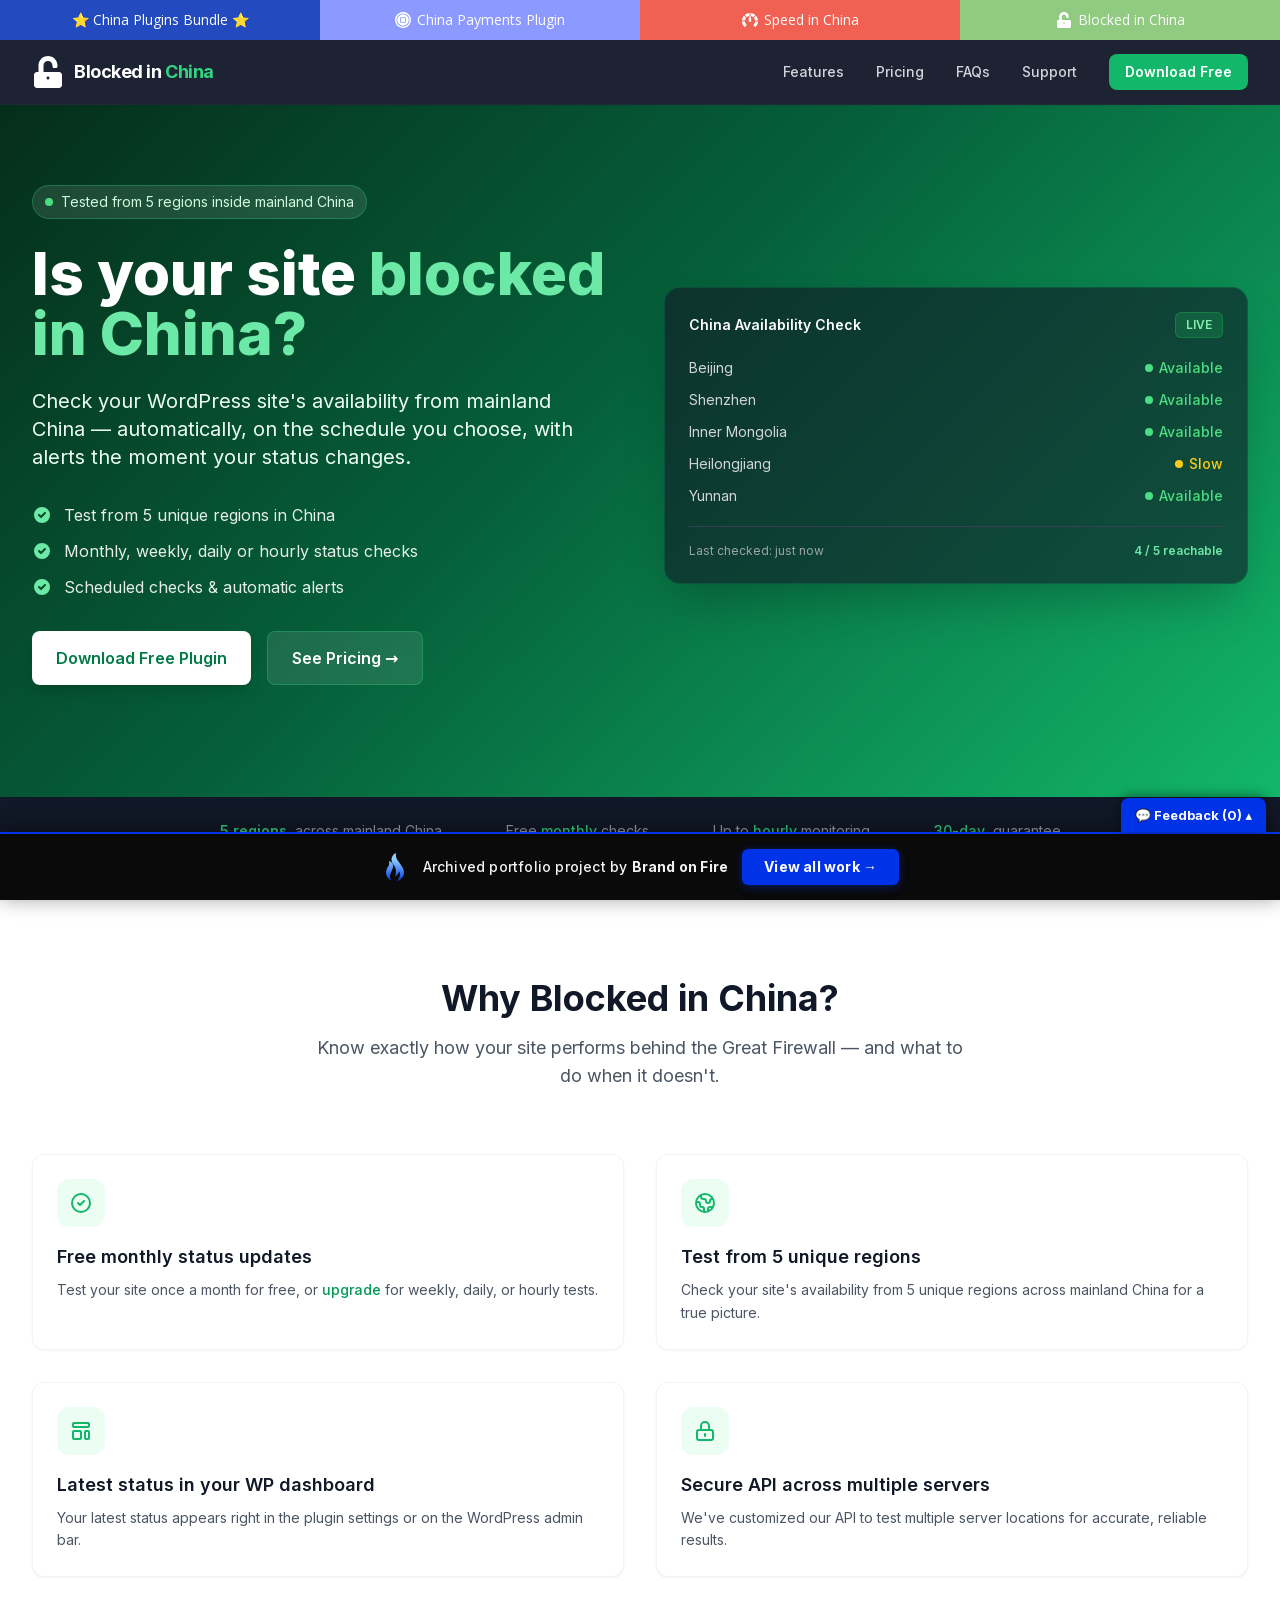
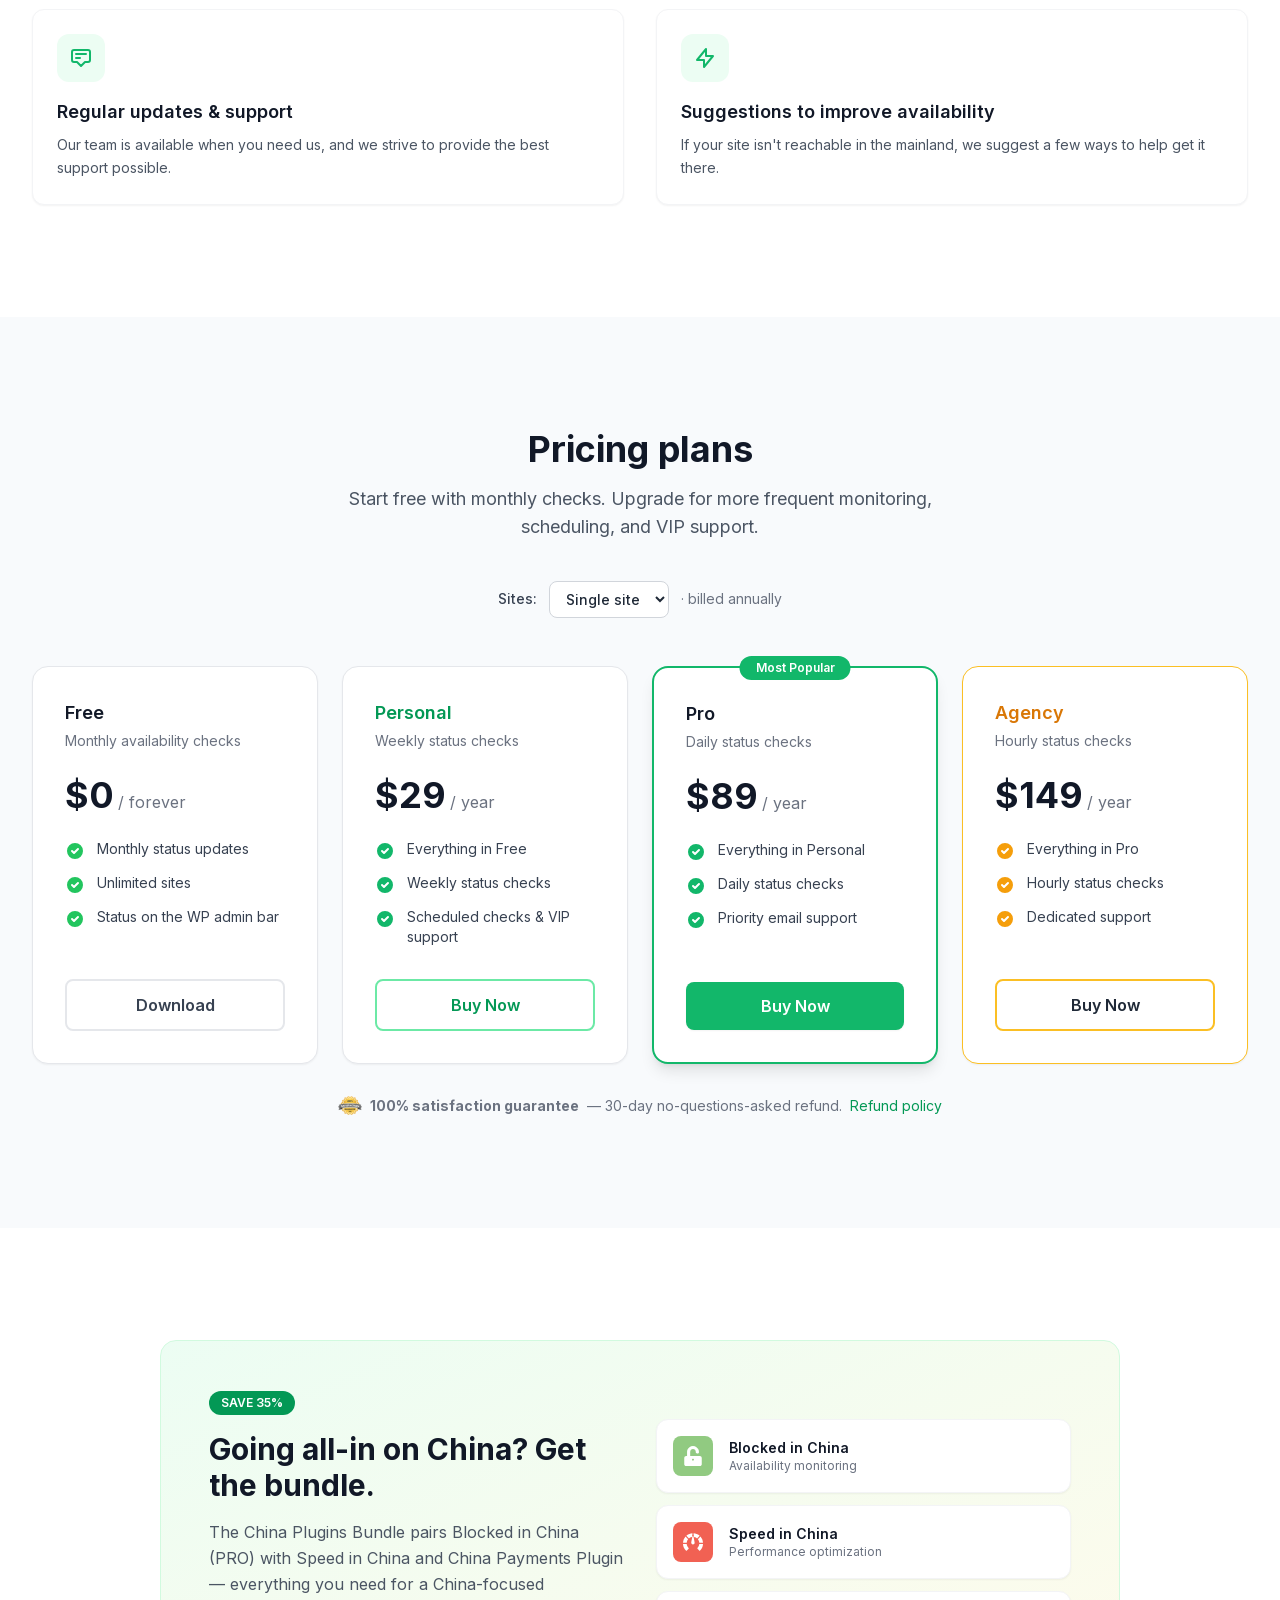
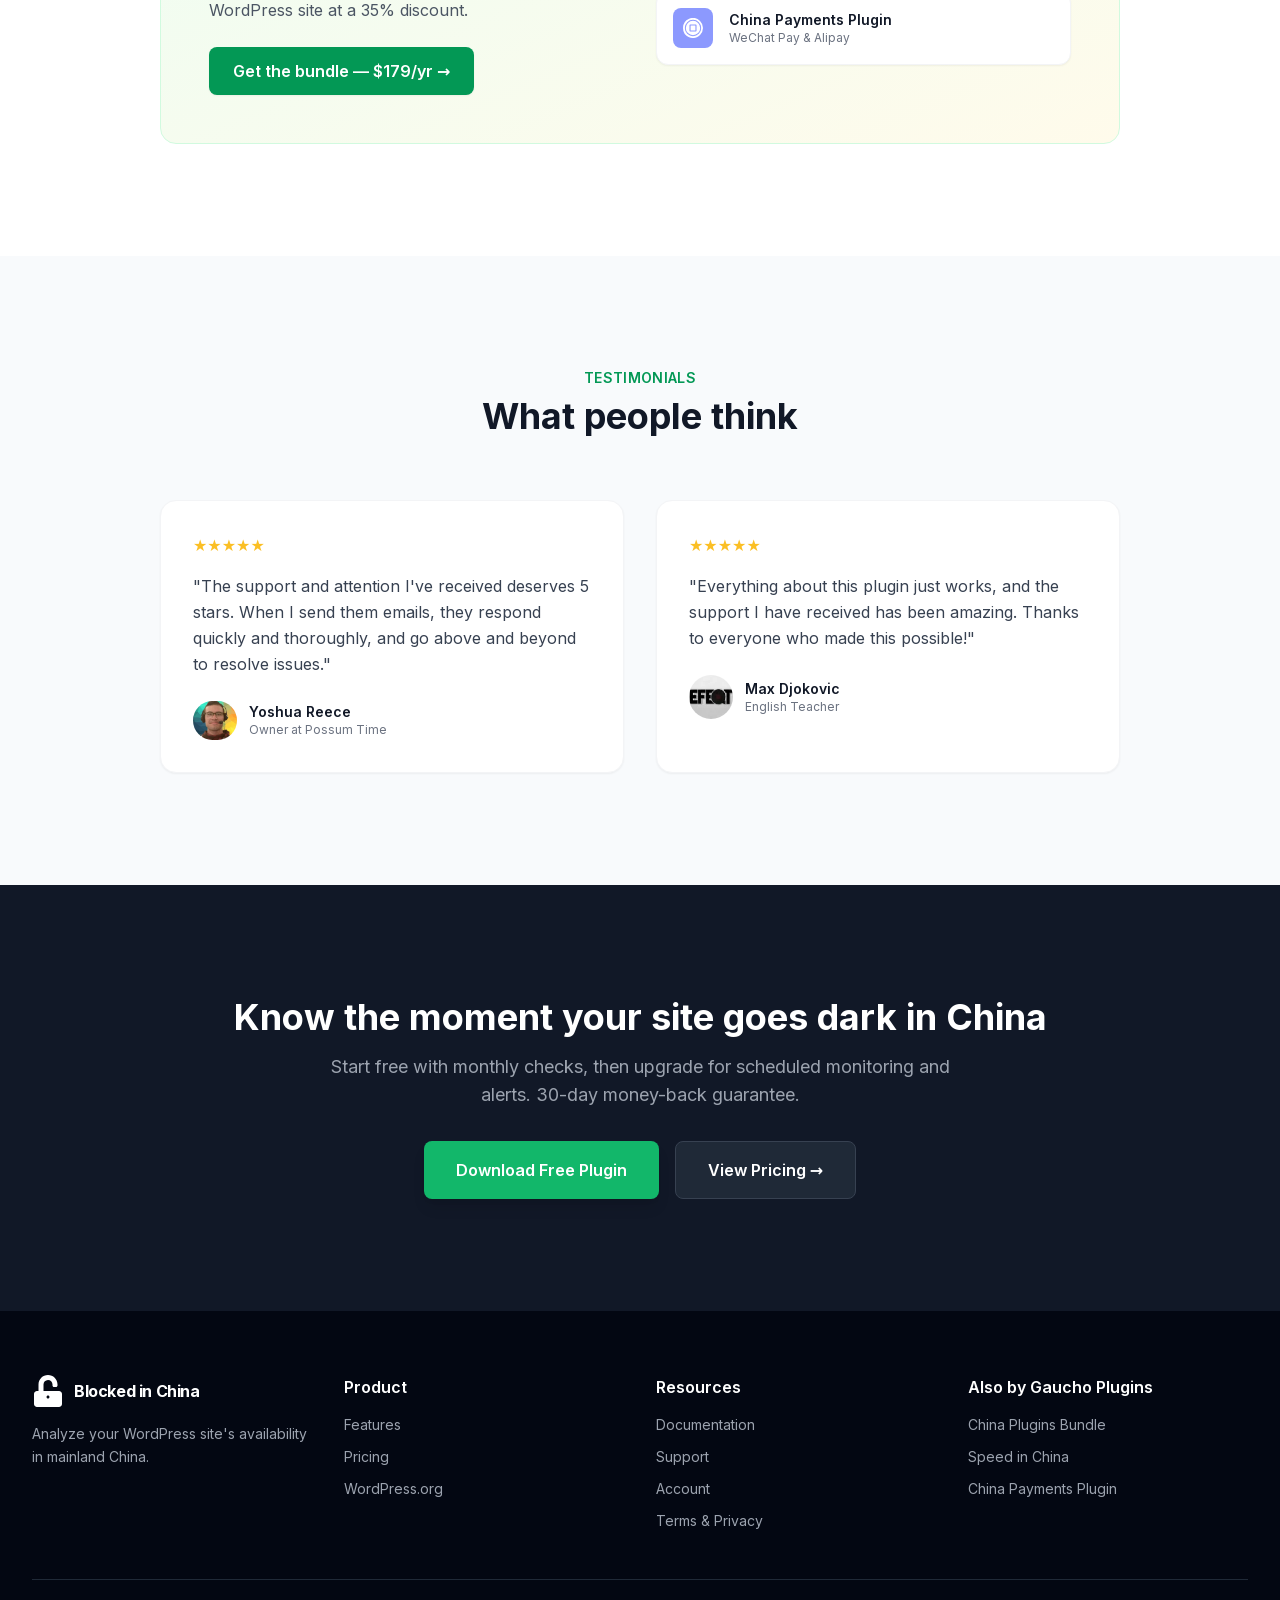
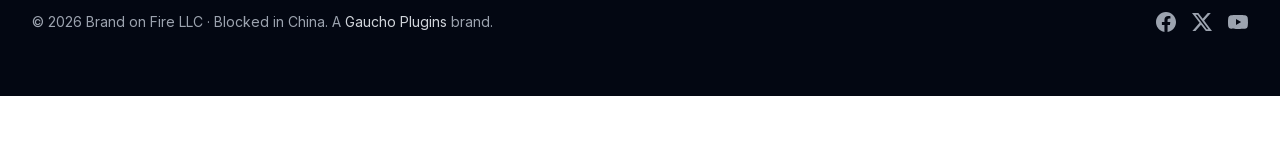
<file: index.html>
<!doctype html><html lang="en" class="scroll-smooth" data-bofp="0"><head><meta charset="utf-8"><link rel="icon" href="/assets/img/bic-icon.svg" type="image/svg+xml"><link rel="apple-touch-icon" href="/assets/img/bic-icon.svg"><meta name="viewport" content="width=device-width, initial-scale=1"><title>Blocked in China – Check Your WordPress Site's Availability in Mainland China</title><meta name="description" content="The Blocked in China WordPress plugin checks whether your website is reachable from mainland China — tested from 5 real regions, on a monthly, weekly, daily, or hourly schedule, with automatic alerts when your status changes."><meta name="keywords" content="is my website blocked in China, check website accessibility China, China firewall test, WordPress China availability, Great Firewall test, blocked in China plugin"><link rel="canonical" href="/"><meta property="og:type" content="website"><meta property="og:title" content="Blocked in China – Is Your WordPress Site Reachable from Mainland China?"><meta property="og:description" content="Check your WordPress site's availability from 5 regions inside mainland China — automatically, on the schedule you choose, with alerts when your status changes."><meta property="og:url" content="/"><meta property="og:site_name" content="Blocked in China"><meta property="og:image" content="/assets/img/checker-screenshot.png"><meta name="twitter:card" content="summary_large_image"><meta name="twitter:title" content="Blocked in China – Check Your Site's Mainland China Availability"><meta name="twitter:description" content="Is your WordPress site blocked in China? Test it from 5 mainland regions, automatically."><link rel="stylesheet" href="style.css"><style>[data-bofp="1"]{background-color:rgb(255, 255, 255)!important;color:rgb(31, 41, 55)!important}[data-bofp="2"]{background-color:rgba(17, 24, 39, 0.95)!important;color:rgb(31, 41, 55)!important}[data-bofp="3"]{background-color:rgb(17, 24, 39)!important;color:rgb(31, 41, 55)!important}[data-bofp="4"]{background-color:rgb(255, 255, 255)!important;color:rgb(31, 41, 55)!important}[data-bofp="5"]{background-color:rgb(248, 250, 252)!important;color:rgb(31, 41, 55)!important}[data-bofp="6"]{background-color:rgb(255, 255, 255)!important;color:rgb(31, 41, 55)!important}[data-bofp="7"]{background-color:rgb(248, 250, 252)!important;color:rgb(31, 41, 55)!important}[data-bofp="8"]{background-color:rgb(17, 24, 39)!important;color:rgb(31, 41, 55)!important}[data-bofp="9"]{background-color:rgb(3, 7, 18)!important;color:rgb(156, 163, 175)!important}</style><meta name="robots" content="noindex, nofollow"><style id="bof-noform">form,form *,fieldset,fieldset *,input,textarea,select,label.fusion-form-label,.wpcf7,.wpcf7 *,.fusion-form,.fusion-form *,.fusion-contact-form,.fusion-contact-form *,.elementor-form,.elementor-form *,.gform_wrapper,.gform_wrapper *,[class*="contact-form"],[class*="contact-form"] *,[id*="contact-form"],[id*="contact-form"] *{pointer-events:none!important;cursor:default!important;-webkit-user-select:none!important;user-select:none!important}</style></head><body class="font-sans text-gray-800 bg-white antialiased" data-bofp="1"><div class="gp-strip"><a class="gp-s-bundle">⭐ China Plugins Bundle ⭐</a><a class="gp-s-cpp"><span class="gp-icon"><svg xmlns="http://www.w3.org/2000/svg" viewBox="0 0 55 55"><path fill="#fff" d="M16.8,52.84A27.53,27.53,0,0,1,0,27.5,27.53,27.53,0,0,1,16.8,2.17,27.43,27.43,0,0,1,46.94,8.06a27.47,27.47,0,0,1,0,38.88,27.68,27.68,0,0,1-8.75,5.9,27.58,27.58,0,0,1-21.4,0ZM5,27.5A22.5,22.5,0,1,0,27.5,5,22.52,22.52,0,0,0,5,27.5Zm2.68,0A19.82,19.82,0,1,1,27.5,47.32,19.84,19.84,0,0,1,7.68,27.5Zm10.11-7.88V35.38a1.84,1.84,0,0,0,1.83,1.84H35.38a1.85,1.85,0,0,0,1.84-1.84V19.62a1.85,1.85,0,0,0-1.84-1.84H19.62a1.85,1.85,0,0,0-1.84,1.84h0Zm3.08,14.51V20.87H34.13V34.13Z"></path></svg></span>China Payments Plugin</a><a class="gp-s-sic"><span class="gp-icon"><svg xmlns="http://www.w3.org/2000/svg" viewBox="0 0 75 66"><path fill="#fff" d="M12.547,66a1.055,1.055,0,0,1-.2-.02c-.569-.112-.649-.19-1.17-.7L11,65.116a44.951,44.951,0,0,1-7.673-10.9A34.6,34.6,0,0,1,.5,44.948,37.281,37.281,0,0,1,0,40.433H13.87a24.984,24.984,0,0,0,2.054,7.8,32.464,32.464,0,0,0,4.985,7.153,3.564,3.564,0,0,1,.453,1.259,2.631,2.631,0,0,1-.211,1.2l-7.643,7.767A1.607,1.607,0,0,1,12.547,66Zm50-.01a1.7,1.7,0,0,1-1.039-.484L53.848,57.84a2.621,2.621,0,0,1-.211-1.2,3.552,3.552,0,0,1,.453-1.259,32.411,32.411,0,0,0,4.985-7.153,25.185,25.185,0,0,0,2.054-7.8H75v.01a37.9,37.9,0,0,1-.5,4.5,34.6,34.6,0,0,1-2.831,9.27A44.952,44.952,0,0,1,64,65.116c-.11.106-.2.2-.282.277a1.442,1.442,0,0,1-1.029.586A1.027,1.027,0,0,1,62.542,65.99ZM75,35.889H61.069a23.519,23.519,0,0,0-1.48-6.754,29.844,29.844,0,0,0-3.806-6.386L65.57,12.741l.008.008a36.554,36.554,0,0,1,2.386,2.98,36.3,36.3,0,0,1,4.162,7.328A49.716,49.716,0,0,1,75,35.888Zm-61.069,0H0v-.006A49.8,49.8,0,0,1,2.874,23.056a36.315,36.315,0,0,1,4.162-7.328A35.609,35.609,0,0,1,9.43,12.741l9.788,10.008a29.714,29.714,0,0,0-3.806,6.386,23.751,23.751,0,0,0-1.48,6.753Zm8.487-16.271h0L12.6,9.64l.015-.012a79.218,79.218,0,0,1,6.541-4.654A30.831,30.831,0,0,1,23.9,2.64,38.621,38.621,0,0,1,29.85.829,53.184,53.184,0,0,1,35.378,0V4.8a4.075,4.075,0,0,0-.3.921c-.03.157-.751,3.892-1.642,8.6a18.535,18.535,0,0,0-4.528,1.214,31.123,31.123,0,0,0-6.494,4.083Zm30.241,0h0a31.148,31.148,0,0,0-6.495-4.083,18.493,18.493,0,0,0-4.4-1.2C40.8,9.557,40.007,5.809,40,5.771a4.157,4.157,0,0,0-.3-1.078V0h.016a53.828,53.828,0,0,1,5.512.828A38.585,38.585,0,0,1,51.179,2.64a30.8,30.8,0,0,1,4.743,2.333A79.869,79.869,0,0,1,62.477,9.64L52.66,19.618Z"></path><path fill="#fff" d="M24.431,24.4a2.1,2.1,0,0,0,.485-1.524,3.069,3.069,0,0,0-.5-1.326S11.9,2.959,10.866,1.926A6.775,6.775,0,0,0,9.183.6S4.41-1.286,1.672,1.639.382,8.481.382,8.481s-.011.42,1.348,2.2,19.79,13.7,19.79,13.7a3.088,3.088,0,0,0,1.349.592A2.1,2.1,0,0,0,24.431,24.4Z" transform="translate(37.287 44.82) rotate(-135)"></path></svg></span>Speed in China</a><a href="index.html" class="gp-s-bic active"><span class="gp-icon"><svg xmlns="http://www.w3.org/2000/svg" viewBox="0 0 448 512"><path fill="#fff" d="M400 256H152V152.9c0-39.6 31.7-72.5 71.3-72.9 40-.4 72.7 32.1 72.7 72v16c0 13.3 10.7 24 24 24h32c13.3 0 24-10.7 24-24v-16C376 68 307.5 0 223.5 0 139.5 0 72 68 72 152v104H48c-26.5 0-48 21.5-48 48v160c0 26.5 21.5 48 48 48h352c26.5 0 48-21.5 48-48V304c0-26.5-21.5-48-48-48zm-176 120c-13.3 0-24-10.7-24-24s10.7-24 24-24 24 10.7 24 24-10.7 24-24 24z"></path></svg></span>Blocked in China</a></div><header class="sticky top-0 z-50 bg-gray-900/95 backdrop-blur-sm border-b border-gray-800 shadow-sm" data-bofp="2"><nav class="max-w-7xl mx-auto px-4 sm:px-6 lg:px-8"><div class="flex items-center justify-between h-16"><a href="index.html" class="flex items-center gap-2.5" aria-label="Blocked in China home"><img src="_a/52802d5689e6.svg" alt="Blocked in China" class="w-8 h-8" decoding="sync"><span class="text-lg font-bold text-white tracking-tight">Blocked in <span class="text-brand-400">China</span></span></a><div class="hidden md:flex items-center gap-8"><a href="index.html" class="text-sm font-medium text-gray-300 hover:text-brand-400 transition-colors">Features</a><a href="index.html" class="text-sm font-medium text-gray-300 hover:text-brand-400 transition-colors">Pricing</a><a href="faq/index.html" class="text-sm font-medium text-gray-300 hover:text-brand-400 transition-colors">FAQs</a><a class="text-sm font-medium text-gray-300 hover:text-brand-400 transition-colors">Support</a><a target="_blank" rel="noopener" class="inline-flex items-center px-4 py-2 bg-brand-500 text-white text-sm font-semibold rounded-lg hover:bg-brand-600 transition-colors shadow-sm">Download Free</a></div><button id="mobile-menu-btn" class="md:hidden p-2 text-gray-300 hover:text-brand-400" aria-label="Toggle menu"><svg class="w-6 h-6" fill="none" stroke="currentColor" viewBox="0 0 24 24"><path stroke-linecap="round" stroke-linejoin="round" stroke-width="2" d="M4 6h16M4 12h16M4 18h16"></path></svg></button></div><div id="mobile-menu" class="hidden md:hidden pb-4"><div class="flex flex-col gap-3"><a href="index.html" class="text-sm font-medium text-gray-300 hover:text-brand-400 py-1">Features</a><a href="index.html" class="text-sm font-medium text-gray-300 hover:text-brand-400 py-1">Pricing</a><a href="faq/index.html" class="text-sm font-medium text-gray-300 hover:text-brand-400 py-1">FAQs</a><a class="text-sm font-medium text-gray-300 hover:text-brand-400 py-1">Support</a><a target="_blank" rel="noopener" class="inline-flex items-center justify-center w-full px-4 py-2 bg-brand-500 text-white text-sm font-semibold rounded-lg mt-2">Download Free</a></div></div></nav></header><main><section class="gradient-hero pt-16 pb-20 lg:pt-20 lg:pb-28"><div class="max-w-7xl mx-auto px-4 sm:px-6 lg:px-8"><div class="grid lg:grid-cols-2 gap-12 items-center"><div class="fade-in"><p class="inline-flex items-center gap-2 px-3 py-1.5 bg-white/10 rounded-full text-sm text-brand-100 mb-6 backdrop-blur-sm border border-brand-400/30"><span class="w-2 h-2 rounded-full bg-green-400 pulse-dot"></span>Tested from 5 regions inside mainland China</p><h1 class="text-4xl sm:text-5xl lg:text-6xl font-extrabold text-white leading-tight mb-6">Is your site <span class="text-brand-300">blocked in China?</span></h1><p class="text-lg lg:text-xl text-brand-50 mb-8 max-w-xl leading-relaxed">Check your WordPress site's availability from mainland China — automatically, on the schedule you choose, with alerts the moment your status changes.</p><ul class="space-y-3 mb-8"><li class="flex items-center gap-3 text-white/90"><svg class="w-5 h-5 text-brand-300 flex-shrink-0" fill="currentColor" viewBox="0 0 20 20"><path fill-rule="evenodd" d="M10 18a8 8 0 100-16 8 8 0 000 16zm3.707-9.293a1 1 0 00-1.414-1.414L9 10.586 7.707 9.293a1 1 0 00-1.414 1.414l2 2a1 1 0 001.414 0l4-4z" clip-rule="evenodd"></path></svg>Test from 5 unique regions in China</li><li class="flex items-center gap-3 text-white/90"><svg class="w-5 h-5 text-brand-300 flex-shrink-0" fill="currentColor" viewBox="0 0 20 20"><path fill-rule="evenodd" d="M10 18a8 8 0 100-16 8 8 0 000 16zm3.707-9.293a1 1 0 00-1.414-1.414L9 10.586 7.707 9.293a1 1 0 00-1.414 1.414l2 2a1 1 0 001.414 0l4-4z" clip-rule="evenodd"></path></svg>Monthly, weekly, daily or hourly status checks</li><li class="flex items-center gap-3 text-white/90"><svg class="w-5 h-5 text-brand-300 flex-shrink-0" fill="currentColor" viewBox="0 0 20 20"><path fill-rule="evenodd" d="M10 18a8 8 0 100-16 8 8 0 000 16zm3.707-9.293a1 1 0 00-1.414-1.414L9 10.586 7.707 9.293a1 1 0 00-1.414 1.414l2 2a1 1 0 001.414 0l4-4z" clip-rule="evenodd"></path></svg>Scheduled checks &amp; automatic alerts</li></ul><div class="flex flex-col sm:flex-row gap-4"><a target="_blank" rel="noopener" class="inline-flex items-center justify-center px-6 py-3.5 bg-white text-brand-700 font-semibold rounded-lg hover:bg-gray-100 transition-colors shadow-lg text-base">Download Free Plugin</a><a href="#pricing" class="inline-flex items-center justify-center px-6 py-3.5 bg-white/10 text-white font-semibold rounded-lg hover:bg-white/20 transition-colors border border-brand-400/30 text-base backdrop-blur-sm">See Pricing →</a></div></div><div class="fade-in hidden lg:block"><div class="bg-gray-900/60 backdrop-blur-sm rounded-2xl p-6 border border-brand-500/20 shadow-2xl"><div class="flex items-center justify-between mb-5"><span class="text-white font-semibold text-sm">China Availability Check</span><span class="px-2.5 py-1 rounded-md text-xs font-semibold bg-green-500/20 text-green-300 border border-green-500/30">LIVE</span></div><div class="space-y-3"><div class="flex items-center justify-between text-sm"><span class="text-gray-300">Beijing</span><span class="inline-flex items-center gap-1.5 text-green-400 font-medium"><span class="w-2 h-2 rounded-full bg-green-400"></span>Available</span></div><div class="flex items-center justify-between text-sm"><span class="text-gray-300">Shenzhen</span><span class="inline-flex items-center gap-1.5 text-green-400 font-medium"><span class="w-2 h-2 rounded-full bg-green-400"></span>Available</span></div><div class="flex items-center justify-between text-sm"><span class="text-gray-300">Inner Mongolia</span><span class="inline-flex items-center gap-1.5 text-green-400 font-medium"><span class="w-2 h-2 rounded-full bg-green-400"></span>Available</span></div><div class="flex items-center justify-between text-sm"><span class="text-gray-300">Heilongjiang</span><span class="inline-flex items-center gap-1.5 text-yellow-400 font-medium"><span class="w-2 h-2 rounded-full bg-yellow-400"></span>Slow</span></div><div class="flex items-center justify-between text-sm"><span class="text-gray-300">Yunnan</span><span class="inline-flex items-center gap-1.5 text-green-400 font-medium"><span class="w-2 h-2 rounded-full bg-green-400"></span>Available</span></div></div><div class="mt-5 pt-4 border-t border-gray-700 flex items-center justify-between"><span class="text-xs text-gray-400">Last checked: just now</span><span class="text-xs text-brand-300 font-semibold">4 / 5 reachable</span></div></div></div></div></div></section><section class="bg-gray-900 border-b border-gray-800 py-6" data-bofp="3"><div class="max-w-7xl mx-auto px-4 sm:px-6 lg:px-8"><div class="flex flex-wrap items-center justify-center gap-6 lg:gap-16 text-sm text-gray-400"><div class="flex items-center gap-2"><span class="text-brand-400 font-semibold">5 regions</span> across mainland China</div><div>Free <span class="text-brand-400 font-medium">monthly</span> checks</div><div>Up to <span class="text-brand-400 font-medium">hourly</span> monitoring</div><div class="flex items-center gap-2"><span class="text-brand-400 font-medium">30-day</span> guarantee</div></div></div></section><section class="py-20 lg:py-28 bg-white" id="features" data-bofp="4"><div class="max-w-7xl mx-auto px-4 sm:px-6 lg:px-8"><div class="text-center mb-16"><h2 class="text-3xl sm:text-4xl font-bold text-gray-900 mb-4">Why Blocked in China?</h2><p class="text-lg text-gray-600 max-w-2xl mx-auto">Know exactly how your site performs behind the Great Firewall — and what to do when it doesn't.</p></div><div class="grid sm:grid-cols-2 lg:grid-cols-3 gap-6 lg:gap-8"><div class="bg-white rounded-xl p-6 border border-gray-100 card-hover shadow-sm"><div class="w-12 h-12 bg-brand-50 rounded-xl flex items-center justify-center mb-4"><svg class="w-6 h-6 text-brand-500" fill="none" stroke="currentColor" viewBox="0 0 24 24"><path stroke-linecap="round" stroke-linejoin="round" stroke-width="2" d="M9 12l2 2 4-4m6 2a9 9 0 11-18 0 9 9 0 0118 0z"></path></svg></div><h3 class="text-lg font-semibold text-gray-900 mb-2">Free monthly status updates</h3><p class="text-gray-600 text-sm leading-relaxed">Test your site once a month for free, or <a href="#pricing" class="text-brand-600 font-medium hover:text-brand-700">upgrade</a> for weekly, daily, or hourly tests.</p></div><div class="bg-white rounded-xl p-6 border border-gray-100 card-hover shadow-sm"><div class="w-12 h-12 bg-brand-50 rounded-xl flex items-center justify-center mb-4"><svg class="w-6 h-6 text-brand-500" fill="none" stroke="currentColor" viewBox="0 0 24 24"><path stroke-linecap="round" stroke-linejoin="round" stroke-width="2" d="M3.055 11H5a2 2 0 012 2v1a2 2 0 002 2 2 2 0 012 2v2.945M8 3.935V5.5A2.5 2.5 0 0010.5 8h.5a2 2 0 012 2 2 2 0 104 0 2 2 0 012-2h1.064M15 20.488V18a2 2 0 012-2h3.064M21 12a9 9 0 11-18 0 9 9 0 0118 0z"></path></svg></div><h3 class="text-lg font-semibold text-gray-900 mb-2">Test from 5 unique regions</h3><p class="text-gray-600 text-sm leading-relaxed">Check your site's availability from 5 unique regions across mainland China for a true picture.</p></div><div class="bg-white rounded-xl p-6 border border-gray-100 card-hover shadow-sm"><div class="w-12 h-12 bg-brand-50 rounded-xl flex items-center justify-center mb-4"><svg class="w-6 h-6 text-brand-500" fill="none" stroke="currentColor" viewBox="0 0 24 24"><path stroke-linecap="round" stroke-linejoin="round" stroke-width="2" d="M4 5a1 1 0 011-1h14a1 1 0 011 1v2a1 1 0 01-1 1H5a1 1 0 01-1-1V5zM4 13a1 1 0 011-1h6a1 1 0 011 1v6a1 1 0 01-1 1H5a1 1 0 01-1-1v-6zM16 13a1 1 0 011-1h2a1 1 0 011 1v6a1 1 0 01-1 1h-2a1 1 0 01-1-1v-6z"></path></svg></div><h3 class="text-lg font-semibold text-gray-900 mb-2">Latest status in your WP dashboard</h3><p class="text-gray-600 text-sm leading-relaxed">Your latest status appears right in the plugin settings or on the WordPress admin bar.</p></div><div class="bg-white rounded-xl p-6 border border-gray-100 card-hover shadow-sm"><div class="w-12 h-12 bg-brand-50 rounded-xl flex items-center justify-center mb-4"><svg class="w-6 h-6 text-brand-500" fill="none" stroke="currentColor" viewBox="0 0 24 24"><path stroke-linecap="round" stroke-linejoin="round" stroke-width="2" d="M12 15v2m-6 4h12a2 2 0 002-2v-6a2 2 0 00-2-2H6a2 2 0 00-2 2v6a2 2 0 002 2zm10-10V7a4 4 0 00-8 0v4h8z"></path></svg></div><h3 class="text-lg font-semibold text-gray-900 mb-2">Secure API across multiple servers</h3><p class="text-gray-600 text-sm leading-relaxed">We've customized our API to test multiple server locations for accurate, reliable results.</p></div><div class="bg-white rounded-xl p-6 border border-gray-100 card-hover shadow-sm"><div class="w-12 h-12 bg-brand-50 rounded-xl flex items-center justify-center mb-4"><svg class="w-6 h-6 text-brand-500" fill="none" stroke="currentColor" viewBox="0 0 24 24"><path stroke-linecap="round" stroke-linejoin="round" stroke-width="2" d="M7 8h10M7 12h4m1 8l-4-4H5a2 2 0 01-2-2V6a2 2 0 012-2h14a2 2 0 012 2v8a2 2 0 01-2 2h-3l-4 4z"></path></svg></div><h3 class="text-lg font-semibold text-gray-900 mb-2">Regular updates &amp; support</h3><p class="text-gray-600 text-sm leading-relaxed">Our team is available when you need us, and we strive to provide the best support possible.</p></div><div class="bg-white rounded-xl p-6 border border-gray-100 card-hover shadow-sm"><div class="w-12 h-12 bg-brand-50 rounded-xl flex items-center justify-center mb-4"><svg class="w-6 h-6 text-brand-500" fill="none" stroke="currentColor" viewBox="0 0 24 24"><path stroke-linecap="round" stroke-linejoin="round" stroke-width="2" d="M13 10V3L4 14h7v7l9-11h-7z"></path></svg></div><h3 class="text-lg font-semibold text-gray-900 mb-2">Suggestions to improve availability</h3><p class="text-gray-600 text-sm leading-relaxed">If your site isn't reachable in the mainland, we suggest a few ways to help get it there.</p></div></div></div></section><section class="py-20 lg:py-28 bg-surface-50" id="pricing" data-bofp="5"><div class="max-w-7xl mx-auto px-4 sm:px-6 lg:px-8"><div class="text-center mb-10"><h2 class="text-3xl sm:text-4xl font-bold text-gray-900 mb-4">Pricing plans</h2><p class="text-lg text-gray-600 max-w-2xl mx-auto">Start free with monthly checks. Upgrade for more frequent monitoring, scheduling, and VIP support.</p></div><div class="flex items-center justify-center gap-3 mb-12"><label for="site-count" class="text-sm font-medium text-gray-700">Sites:</label><select id="site-count" class="rounded-lg border border-gray-300 bg-white px-3 py-2 text-sm font-medium text-gray-800 focus:border-brand-500 focus:ring-brand-500"><option value="1">Single site</option><option value="3">3 sites</option><option value="10">10 sites</option><option value="25">25 sites</option></select><span class="text-sm text-gray-500">· billed annually</span></div><div class="grid md:grid-cols-2 lg:grid-cols-4 gap-6"><div class="bg-white rounded-2xl p-8 border border-gray-200 shadow-sm flex flex-col"><h3 class="text-lg font-semibold text-gray-900 mb-1">Free</h3><p class="text-sm text-gray-500 mb-6">Monthly availability checks</p><div class="flex items-baseline gap-1 mb-6"><span class="text-4xl font-bold text-gray-900">$0</span><span class="text-gray-500">/ forever</span></div><ul class="space-y-3 mb-8 flex-grow text-sm text-gray-700"><li class="flex items-start gap-3"><svg class="w-5 h-5 text-green-500 flex-shrink-0 mt-0.5" fill="currentColor" viewBox="0 0 20 20"><path fill-rule="evenodd" d="M10 18a8 8 0 100-16 8 8 0 000 16zm3.707-9.293a1 1 0 00-1.414-1.414L9 10.586 7.707 9.293a1 1 0 00-1.414 1.414l2 2a1 1 0 001.414 0l4-4z" clip-rule="evenodd"></path></svg>Monthly status updates</li><li class="flex items-start gap-3"><svg class="w-5 h-5 text-green-500 flex-shrink-0 mt-0.5" fill="currentColor" viewBox="0 0 20 20"><path fill-rule="evenodd" d="M10 18a8 8 0 100-16 8 8 0 000 16zm3.707-9.293a1 1 0 00-1.414-1.414L9 10.586 7.707 9.293a1 1 0 00-1.414 1.414l2 2a1 1 0 001.414 0l4-4z" clip-rule="evenodd"></path></svg>Unlimited sites</li><li class="flex items-start gap-3"><svg class="w-5 h-5 text-green-500 flex-shrink-0 mt-0.5" fill="currentColor" viewBox="0 0 20 20"><path fill-rule="evenodd" d="M10 18a8 8 0 100-16 8 8 0 000 16zm3.707-9.293a1 1 0 00-1.414-1.414L9 10.586 7.707 9.293a1 1 0 00-1.414 1.414l2 2a1 1 0 001.414 0l4-4z" clip-rule="evenodd"></path></svg>Status on the WP admin bar</li></ul><a target="_blank" rel="noopener" class="block w-full text-center px-6 py-3 border-2 border-gray-200 text-gray-700 font-semibold rounded-lg hover:border-brand-300 hover:text-brand-600 transition-colors">Download</a></div><div class="bg-white rounded-2xl p-8 border border-gray-200 shadow-sm flex flex-col"><h3 class="text-lg font-semibold text-brand-600 mb-1">Personal</h3><p class="text-sm text-gray-500 mb-6">Weekly status checks</p><div class="flex items-baseline gap-1 mb-6"><span class="text-4xl font-bold text-gray-900" id="personal-price">$29</span><span class="text-gray-500">/ year</span></div><ul class="space-y-3 mb-8 flex-grow text-sm text-gray-700"><li class="flex items-start gap-3"><svg class="w-5 h-5 text-brand-500 flex-shrink-0 mt-0.5" fill="currentColor" viewBox="0 0 20 20"><path fill-rule="evenodd" d="M10 18a8 8 0 100-16 8 8 0 000 16zm3.707-9.293a1 1 0 00-1.414-1.414L9 10.586 7.707 9.293a1 1 0 00-1.414 1.414l2 2a1 1 0 001.414 0l4-4z" clip-rule="evenodd"></path></svg>Everything in Free</li><li class="flex items-start gap-3"><svg class="w-5 h-5 text-brand-500 flex-shrink-0 mt-0.5" fill="currentColor" viewBox="0 0 20 20"><path fill-rule="evenodd" d="M10 18a8 8 0 100-16 8 8 0 000 16zm3.707-9.293a1 1 0 00-1.414-1.414L9 10.586 7.707 9.293a1 1 0 00-1.414 1.414l2 2a1 1 0 001.414 0l4-4z" clip-rule="evenodd"></path></svg>Weekly status checks</li><li class="flex items-start gap-3"><svg class="w-5 h-5 text-brand-500 flex-shrink-0 mt-0.5" fill="currentColor" viewBox="0 0 20 20"><path fill-rule="evenodd" d="M10 18a8 8 0 100-16 8 8 0 000 16zm3.707-9.293a1 1 0 00-1.414-1.414L9 10.586 7.707 9.293a1 1 0 00-1.414 1.414l2 2a1 1 0 001.414 0l4-4z" clip-rule="evenodd"></path></svg>Scheduled checks &amp; VIP support</li></ul><a href="#" data-tier="personal" class="bic-buy block w-full text-center px-6 py-3 border-2 border-brand-300 text-brand-600 font-semibold rounded-lg hover:bg-brand-50 transition-colors">Buy Now</a></div><div class="bg-white rounded-2xl p-8 border-2 border-brand-500 shadow-lg relative flex flex-col"><div class="absolute -top-3 left-1/2 -translate-x-1/2 px-4 py-1 bg-brand-500 text-white text-xs font-semibold rounded-full">Most Popular</div><h3 class="text-lg font-semibold text-gray-900 mb-1">Pro</h3><p class="text-sm text-gray-500 mb-6">Daily status checks</p><div class="flex items-baseline gap-1 mb-6"><span class="text-4xl font-bold text-gray-900" id="pro-price">$89</span><span class="text-gray-500">/ year</span></div><ul class="space-y-3 mb-8 flex-grow text-sm text-gray-700"><li class="flex items-start gap-3"><svg class="w-5 h-5 text-brand-500 flex-shrink-0 mt-0.5" fill="currentColor" viewBox="0 0 20 20"><path fill-rule="evenodd" d="M10 18a8 8 0 100-16 8 8 0 000 16zm3.707-9.293a1 1 0 00-1.414-1.414L9 10.586 7.707 9.293a1 1 0 00-1.414 1.414l2 2a1 1 0 001.414 0l4-4z" clip-rule="evenodd"></path></svg>Everything in Personal</li><li class="flex items-start gap-3"><svg class="w-5 h-5 text-brand-500 flex-shrink-0 mt-0.5" fill="currentColor" viewBox="0 0 20 20"><path fill-rule="evenodd" d="M10 18a8 8 0 100-16 8 8 0 000 16zm3.707-9.293a1 1 0 00-1.414-1.414L9 10.586 7.707 9.293a1 1 0 00-1.414 1.414l2 2a1 1 0 001.414 0l4-4z" clip-rule="evenodd"></path></svg>Daily status checks</li><li class="flex items-start gap-3"><svg class="w-5 h-5 text-brand-500 flex-shrink-0 mt-0.5" fill="currentColor" viewBox="0 0 20 20"><path fill-rule="evenodd" d="M10 18a8 8 0 100-16 8 8 0 000 16zm3.707-9.293a1 1 0 00-1.414-1.414L9 10.586 7.707 9.293a1 1 0 00-1.414 1.414l2 2a1 1 0 001.414 0l4-4z" clip-rule="evenodd"></path></svg>Priority email support</li></ul><a href="#" data-tier="pro" class="bic-buy block w-full text-center px-6 py-3 bg-brand-500 text-white font-semibold rounded-lg hover:bg-brand-600 transition-colors shadow-sm">Buy Now</a></div><div class="bg-white rounded-2xl p-8 border border-gold-400 shadow-sm flex flex-col"><h3 class="text-lg font-semibold text-gold-600 mb-1">Agency</h3><p class="text-sm text-gray-500 mb-6">Hourly status checks</p><div class="flex items-baseline gap-1 mb-6"><span class="text-4xl font-bold text-gray-900" id="agency-price">$149</span><span class="text-gray-500">/ year</span></div><ul class="space-y-3 mb-8 flex-grow text-sm text-gray-700"><li class="flex items-start gap-3"><svg class="w-5 h-5 text-gold-500 flex-shrink-0 mt-0.5" fill="currentColor" viewBox="0 0 20 20"><path fill-rule="evenodd" d="M10 18a8 8 0 100-16 8 8 0 000 16zm3.707-9.293a1 1 0 00-1.414-1.414L9 10.586 7.707 9.293a1 1 0 00-1.414 1.414l2 2a1 1 0 001.414 0l4-4z" clip-rule="evenodd"></path></svg>Everything in Pro</li><li class="flex items-start gap-3"><svg class="w-5 h-5 text-gold-500 flex-shrink-0 mt-0.5" fill="currentColor" viewBox="0 0 20 20"><path fill-rule="evenodd" d="M10 18a8 8 0 100-16 8 8 0 000 16zm3.707-9.293a1 1 0 00-1.414-1.414L9 10.586 7.707 9.293a1 1 0 00-1.414 1.414l2 2a1 1 0 001.414 0l4-4z" clip-rule="evenodd"></path></svg>Hourly status checks</li><li class="flex items-start gap-3"><svg class="w-5 h-5 text-gold-500 flex-shrink-0 mt-0.5" fill="currentColor" viewBox="0 0 20 20"><path fill-rule="evenodd" d="M10 18a8 8 0 100-16 8 8 0 000 16zm3.707-9.293a1 1 0 00-1.414-1.414L9 10.586 7.707 9.293a1 1 0 00-1.414 1.414l2 2a1 1 0 001.414 0l4-4z" clip-rule="evenodd"></path></svg>Dedicated support</li></ul><a href="#" data-tier="agency" class="bic-buy block w-full text-center px-6 py-3 border-2 border-gold-400 text-gold-700 font-semibold rounded-lg hover:bg-gold-50 transition-colors">Buy Now</a></div></div><p class="text-center text-sm text-gray-500 mt-8 flex items-center justify-center gap-2"><img src="_a/3076e0c134ed.svg" alt="" class="w-6 h-6" width="24" height="24" decoding="sync"><strong>100% satisfaction guarantee</strong> — 30-day no-questions-asked refund. <a target="_blank" rel="noopener" class="text-brand-600 hover:underline">Refund policy</a></p></div></section><section class="py-20 lg:py-28 bg-white" data-bofp="6"><div class="max-w-5xl mx-auto px-4 sm:px-6 lg:px-8"><div class="bg-gradient-to-br from-brand-50 to-gold-50 rounded-2xl p-8 lg:p-12 border border-brand-100"><div class="grid lg:grid-cols-2 gap-8 items-center"><div><span class="inline-flex items-center gap-2 px-3 py-1 bg-brand-600 text-white text-xs font-semibold rounded-full mb-4">SAVE 35%</span><h2 class="text-2xl lg:text-3xl font-bold text-gray-900 mb-4">Going all-in on China? Get the bundle.</h2><p class="text-gray-600 leading-relaxed mb-6">The China Plugins Bundle pairs Blocked in China (PRO) with Speed in China and China Payments Plugin — everything you need for a China-focused WordPress site at a 35% discount.</p><a target="_blank" rel="noopener" class="inline-flex items-center px-6 py-3 bg-brand-600 text-white font-semibold rounded-lg hover:bg-brand-700 transition-colors shadow-sm">Get the bundle — $179/yr →</a></div><div class="space-y-3"><div class="bg-white rounded-xl p-4 border border-gray-100 shadow-sm flex items-center gap-4"><span class="w-10 h-10 rounded-lg flex items-center justify-center flex-shrink-0" style="background:#91CA81"><svg class="w-5 h-5" fill="#fff" viewBox="0 0 448 512"><path fill="#fff" d="M400 256H152V152.9c0-39.6 31.7-72.5 71.3-72.9 40-.4 72.7 32.1 72.7 72v16c0 13.3 10.7 24 24 24h32c13.3 0 24-10.7 24-24v-16C376 68 307.5 0 223.5 0 139.5 0 72 68 72 152v104H48c-26.5 0-48 21.5-48 48v160c0 26.5 21.5 48 48 48h352c26.5 0 48-21.5 48-48V304c0-26.5-21.5-48-48-48zm-176 120c-13.3 0-24-10.7-24-24s10.7-24 24-24 24 10.7 24 24-10.7 24-24 24z"></path></svg></span><div><div class="font-semibold text-gray-900 text-sm">Blocked in China</div><div class="text-gray-500 text-xs">Availability monitoring</div></div></div><div class="bg-white rounded-xl p-4 border border-gray-100 shadow-sm flex items-center gap-4"><span class="w-10 h-10 rounded-lg flex items-center justify-center flex-shrink-0" style="background:#F16153"><svg class="w-5 h-5" fill="#fff" viewBox="0 0 75 66"><path fill="#fff" d="M12.547,66a1.055,1.055,0,0,1-.2-.02c-.569-.112-.649-.19-1.17-.7L11,65.116a44.951,44.951,0,0,1-7.673-10.9A34.6,34.6,0,0,1,.5,44.948,37.281,37.281,0,0,1,0,40.433H13.87a24.984,24.984,0,0,0,2.054,7.8,32.464,32.464,0,0,0,4.985,7.153,3.564,3.564,0,0,1,.453,1.259,2.631,2.631,0,0,1-.211,1.2l-7.643,7.767A1.607,1.607,0,0,1,12.547,66Zm50-.01a1.7,1.7,0,0,1-1.039-.484L53.848,57.84a2.621,2.621,0,0,1-.211-1.2,3.552,3.552,0,0,1,.453-1.259,32.411,32.411,0,0,0,4.985-7.153,25.185,25.185,0,0,0,2.054-7.8H75v.01a37.9,37.9,0,0,1-.5,4.5,34.6,34.6,0,0,1-2.831,9.27A44.952,44.952,0,0,1,64,65.116c-.11.106-.2.2-.282.277a1.442,1.442,0,0,1-1.029.586A1.027,1.027,0,0,1,62.542,65.99ZM75,35.889H61.069a23.519,23.519,0,0,0-1.48-6.754,29.844,29.844,0,0,0-3.806-6.386L65.57,12.741l.008.008a36.554,36.554,0,0,1,2.386,2.98,36.3,36.3,0,0,1,4.162,7.328A49.716,49.716,0,0,1,75,35.888Zm-61.069,0H0v-.006A49.8,49.8,0,0,1,2.874,23.056a36.315,36.315,0,0,1,4.162-7.328A35.609,35.609,0,0,1,9.43,12.741l9.788,10.008a29.714,29.714,0,0,0-3.806,6.386,23.751,23.751,0,0,0-1.48,6.753Zm8.487-16.271h0L12.6,9.64l.015-.012a79.218,79.218,0,0,1,6.541-4.654A30.831,30.831,0,0,1,23.9,2.64,38.621,38.621,0,0,1,29.85.829,53.184,53.184,0,0,1,35.378,0V4.8a4.075,4.075,0,0,0-.3.921c-.03.157-.751,3.892-1.642,8.6a18.535,18.535,0,0,0-4.528,1.214,31.123,31.123,0,0,0-6.494,4.083Zm30.241,0h0a31.148,31.148,0,0,0-6.495-4.083,18.493,18.493,0,0,0-4.4-1.2C40.8,9.557,40.007,5.809,40,5.771a4.157,4.157,0,0,0-.3-1.078V0h.016a53.828,53.828,0,0,1,5.512.828A38.585,38.585,0,0,1,51.179,2.64a30.8,30.8,0,0,1,4.743,2.333A79.869,79.869,0,0,1,62.477,9.64L52.66,19.618Z"></path><path fill="#fff" d="M24.431,24.4a2.1,2.1,0,0,0,.485-1.524,3.069,3.069,0,0,0-.5-1.326S11.9,2.959,10.866,1.926A6.775,6.775,0,0,0,9.183.6S4.41-1.286,1.672,1.639.382,8.481.382,8.481s-.011.42,1.348,2.2,19.79,13.7,19.79,13.7a3.088,3.088,0,0,0,1.349.592A2.1,2.1,0,0,0,24.431,24.4Z" transform="translate(37.287 44.82) rotate(-135)"></path></svg></span><div><div class="font-semibold text-gray-900 text-sm">Speed in China</div><div class="text-gray-500 text-xs">Performance optimization</div></div></div><div class="bg-white rounded-xl p-4 border border-gray-100 shadow-sm flex items-center gap-4"><span class="w-10 h-10 rounded-lg flex items-center justify-center flex-shrink-0" style="background:#8C99FE"><svg class="w-5 h-5" fill="#fff" viewBox="0 0 55 55"><path fill="#fff" d="M16.8,52.84A27.53,27.53,0,0,1,0,27.5,27.53,27.53,0,0,1,16.8,2.17,27.43,27.43,0,0,1,46.94,8.06a27.47,27.47,0,0,1,0,38.88,27.68,27.68,0,0,1-8.75,5.9,27.58,27.58,0,0,1-21.4,0ZM5,27.5A22.5,22.5,0,1,0,27.5,5,22.52,22.52,0,0,0,5,27.5Zm2.68,0A19.82,19.82,0,1,1,27.5,47.32,19.84,19.84,0,0,1,7.68,27.5Zm10.11-7.88V35.38a1.84,1.84,0,0,0,1.83,1.84H35.38a1.85,1.85,0,0,0,1.84-1.84V19.62a1.85,1.85,0,0,0-1.84-1.84H19.62a1.85,1.85,0,0,0-1.84,1.84h0Zm3.08,14.51V20.87H34.13V34.13Z"></path></svg></span><div><div class="font-semibold text-gray-900 text-sm">China Payments Plugin</div><div class="text-gray-500 text-xs">WeChat Pay &amp; Alipay</div></div></div></div></div></div></div></section><section class="py-20 lg:py-28 bg-surface-50" data-bofp="7"><div class="max-w-5xl mx-auto px-4 sm:px-6 lg:px-8"><div class="text-center mb-16"><p class="text-sm font-semibold text-brand-600 uppercase tracking-wide mb-2">Testimonials</p><h2 class="text-3xl sm:text-4xl font-bold text-gray-900">What people think</h2></div><div class="grid md:grid-cols-2 gap-8"><figure class="bg-white rounded-2xl p-8 border border-gray-100 shadow-sm"><div class="flex gap-1 mb-4 text-gold-400">★★★★★</div><blockquote class="text-gray-700 leading-relaxed mb-6">"The support and attention I've received deserves 5 stars. When I send them emails, they respond quickly and thoroughly, and go above and beyond to resolve issues."</blockquote><figcaption class="flex items-center gap-3"><img src="_a/678b0f02c98e.webp" alt="Yoshua Reece" width="44" height="44" class="w-11 h-11 rounded-full object-cover" decoding="sync"><span><span class="block font-semibold text-gray-900 text-sm">Yoshua Reece</span><span class="block text-gray-500 text-xs">Owner at Possum Time</span></span></figcaption></figure><figure class="bg-white rounded-2xl p-8 border border-gray-100 shadow-sm"><div class="flex gap-1 mb-4 text-gold-400">★★★★★</div><blockquote class="text-gray-700 leading-relaxed mb-6">"Everything about this plugin just works, and the support I have received has been amazing. Thanks to everyone who made this possible!"</blockquote><figcaption class="flex items-center gap-3"><img src="_a/c38c59522ec8.webp" alt="Max Djokovic" width="44" height="44" class="w-11 h-11 rounded-full object-cover" decoding="sync"><span><span class="block font-semibold text-gray-900 text-sm">Max Djokovic</span><span class="block text-gray-500 text-xs">English Teacher</span></span></figcaption></figure></div></div></section><section class="py-20 lg:py-28 bg-gray-900" data-bofp="8"><div class="max-w-4xl mx-auto px-4 sm:px-6 lg:px-8 text-center"><h2 class="text-3xl sm:text-4xl font-bold text-white mb-4">Know the moment your site goes dark in China</h2><p class="text-lg text-gray-400 mb-8 max-w-2xl mx-auto">Start free with monthly checks, then upgrade for scheduled monitoring and alerts. 30-day money-back guarantee.</p><div class="flex flex-col sm:flex-row gap-4 justify-center"><a target="_blank" rel="noopener" class="inline-flex items-center justify-center px-8 py-4 bg-brand-500 text-white font-semibold rounded-lg hover:bg-brand-600 transition-colors shadow-lg text-base">Download Free Plugin</a><a href="#pricing" class="inline-flex items-center justify-center px-8 py-4 bg-gray-800 text-white font-semibold rounded-lg hover:bg-gray-700 transition-colors border border-gray-700 text-base">View Pricing →</a></div></div></section></main><footer class="bg-gray-950 text-gray-400 py-16" data-bofp="9"><div class="max-w-7xl mx-auto px-4 sm:px-6 lg:px-8"><div class="grid sm:grid-cols-2 lg:grid-cols-4 gap-8 mb-12"><div class="sm:col-span-2 lg:col-span-1"><div class="flex items-center gap-2.5 mb-4"><img src="_a/52802d5689e6.svg" alt="Blocked in China" class="w-8 h-8" decoding="sync"><span class="text-base font-bold text-white tracking-tight">Blocked in China</span></div><p class="text-sm leading-relaxed">Analyze your WordPress site's availability in mainland China.</p></div><div><h4 class="text-white font-semibold mb-4">Product</h4><ul class="space-y-3 text-sm"><li><a href="#features" class="hover:text-brand-400 transition-colors">Features</a></li><li><a href="#pricing" class="hover:text-brand-400 transition-colors">Pricing</a></li><li><a target="_blank" rel="noopener" class="hover:text-brand-400 transition-colors">WordPress.org</a></li></ul></div><div><h4 class="text-white font-semibold mb-4">Resources</h4><ul class="space-y-3 text-sm"><li><a target="_blank" rel="noopener" class="hover:text-brand-400 transition-colors">Documentation</a></li><li><a target="_blank" rel="noopener" class="hover:text-brand-400 transition-colors">Support</a></li><li><a target="_blank" rel="noopener" class="hover:text-brand-400 transition-colors">Account</a></li><li><a href="terms-conditions-privacy-policy/index.html" class="hover:text-brand-400 transition-colors">Terms &amp; Privacy</a></li></ul></div><div><h4 class="text-white font-semibold mb-4">Also by Gaucho Plugins</h4><ul class="space-y-3 text-sm"><li><a target="_blank" rel="noopener" class="hover:text-brand-400 transition-colors">China Plugins Bundle</a></li><li><a target="_blank" rel="noopener" class="hover:text-brand-400 transition-colors">Speed in China</a></li><li><a target="_blank" rel="noopener" class="hover:text-brand-400 transition-colors">China Payments Plugin</a></li></ul></div></div><div class="border-t border-gray-800 pt-8 flex flex-col sm:flex-row items-center justify-between gap-4 text-sm"><p>© 2026 Brand on Fire LLC · Blocked in China. A <a target="_blank" rel="noopener" class="text-gray-300 hover:text-brand-400">Gaucho Plugins</a> brand.</p><div class="flex items-center gap-4"><a target="_blank" rel="noopener" aria-label="Facebook" class="hover:text-brand-400 transition-colors"><svg class="w-5 h-5" fill="currentColor" viewBox="0 0 24 24"><path d="M24 12.07C24 5.4 18.63 0 12 0S0 5.4 0 12.07c0 6.03 4.39 11.03 10.13 11.93v-8.44H7.08v-3.49h3.05V9.41c0-3.02 1.79-4.69 4.53-4.69 1.31 0 2.68.24 2.68.24v2.97h-1.51c-1.49 0-1.96.93-1.96 1.89v2.25h3.33l-.53 3.49h-2.8v8.44C19.61 23.1 24 18.1 24 12.07z"></path></svg></a><a target="_blank" rel="noopener" aria-label="X" class="hover:text-brand-400 transition-colors"><svg class="w-5 h-5" fill="currentColor" viewBox="0 0 24 24"><path d="M18.9 1.15h3.68l-8.04 9.19L24 22.85h-7.41l-5.8-7.58-6.64 7.58H.46l8.6-9.83L0 1.15h7.6l5.24 6.93 6.06-6.93zm-1.29 19.5h2.04L6.49 3.24H4.3L17.61 20.65z"></path></svg></a><a target="_blank" rel="noopener" aria-label="YouTube" class="hover:text-brand-400 transition-colors"><svg class="w-5 h-5" fill="currentColor" viewBox="0 0 24 24"><path d="M23.5 6.2a3.02 3.02 0 00-2.12-2.14C19.5 3.55 12 3.55 12 3.55s-7.5 0-9.38.51A3.02 3.02 0 00.5 6.2C0 8.07 0 12 0 12s0 3.93.5 5.8a3.02 3.02 0 002.12 2.14c1.88.51 9.38.51 9.38.51s7.5 0 9.38-.51a3.02 3.02 0 002.12-2.14C24 15.93 24 12 24 12s0-3.93-.5-5.8zM9.6 15.6V8.4l6.2 3.6-6.2 3.6z"></path></svg></a></div></div></div></footer><div class="fomo-popup" role="status" aria-live="polite"></div><!-- bof-portfolio-bar --><a href="https://brandonfire.com/portfolio/" id="bof-portfolio-bar" rel="noopener" style="position:fixed;left:0;right:0;bottom:0;z-index:2147483647;display:flex;align-items:center;justify-content:center;gap:14px;flex-wrap:wrap;background:#0a0a0a;color:#ffffff !important;font-family:Inter,-apple-system,BlinkMacSystemFont,'Segoe UI',Roboto,Helvetica,Arial,sans-serif;font-size:14px;font-weight:500;line-height:1;letter-spacing:.2px;padding:15px 18px;text-decoration:none !important;box-shadow:0 -3px 22px rgba(0,0,0,.45);border-top:2px solid #0033e7;box-sizing:border-box;"><img src="[data-uri]" alt="" width="28" height="28" style="display:block;flex:0 0 auto;width:28px;height:28px;"><span style="opacity:.95;color:#fff;">Archived portfolio project by <strong style="font-weight:700;color:#fff;">Brand&nbsp;on&nbsp;Fire</strong></span><span style="background:#0033e7;color:#fff;padding:11px 22px;border-radius:6px;font-weight:700;font-size:14px;white-space:nowrap;box-shadow:0 2px 10px rgba(0,51,231,.4);">View&nbsp;all&nbsp;work&nbsp;&rarr;</span></a><script>(function(){function p(){var b=document.getElementById("bof-portfolio-bar");if(b&&document.body)document.body.style.setProperty("padding-bottom",b.offsetHeight+"px","important");}if(document.readyState!=="loading")p();else document.addEventListener("DOMContentLoaded",p);window.addEventListener("resize",p);})();</script><script>/* Brand on Fire portfolio feedback collector. One shared origin (brand-on-fire.github.io) => one shared
   localStorage; every comment is stamped with the site + page it was written on. Shadow DOM so the host
   site's CSS / pointer-events:none can't touch it. "Export all" copies everything for Claude. */
(function () {
  var K = 'bof_feedback', D = document;
  if (D.getElementById('bof-fb-host')) return;
  function L() { try { return JSON.parse(localStorage.getItem(K)) || []; } catch (e) { return []; } }
  function SV(a) { try { localStorage.setItem(K, JSON.stringify(a)); } catch (e) {} }
  function slug() { var p = location.pathname.split('/').filter(Boolean); return p[0] || '(home)'; }
  function pagePath() { var p = location.pathname.split('/').filter(Boolean); return '/' + p.slice(1).join('/') + (p.length > 1 ? '/' : ''); }
  function draftKey() { return 'bof_fb_draft'; }     // one global draft so an in-progress comment survives navigation
  function barH() { var b = D.getElementById('bof-portfolio-bar'); return b ? b.offsetHeight : 0; }
  function sync() { try { fetch('http://localhost:8799/sync', { method: 'POST', headers: { 'Content-Type': 'text/plain' }, body: JSON.stringify(L()), keepalive: true }).catch(function () {}); } catch (e) {} }
  function counts() { var a = L(), s = slug(), here = a.filter(function (c) { return c.site === s; }).length; return { here: here, total: a.length }; }
  var open = localStorage.getItem('bof_fb_open') === '1';

  var host = D.createElement('div'); host.id = 'bof-fb-host';
  host.style.cssText = 'all:initial;position:fixed;left:0;right:0;bottom:0;z-index:2147483647;pointer-events:none';
  var R = host.attachShadow({ mode: 'open' });
  R.innerHTML =
    '<style>' +
    ':host{all:initial}div,textarea,button,span,b{box-sizing:border-box;font-family:Inter,system-ui,-apple-system,"Segoe UI",Arial,sans-serif;margin:0}' +
    '.tog{position:fixed;right:14px;background:#0033e7;color:#fff;font-weight:700;font-size:13px;padding:9px 14px;border-radius:8px 8px 0 0;cursor:pointer;box-shadow:0 -2px 12px rgba(0,0,0,.45);pointer-events:auto;user-select:none}' +
    '.pan{position:fixed;left:0;right:0;background:#0a0a0a;border-top:2px solid #0033e7;height:158px;padding:8px 12px 10px;display:none;pointer-events:auto}' +
    '.pan.open{display:block}' +
    '.hd{display:flex;align-items:center;gap:8px;color:#fff;font-size:12.5px;margin-bottom:6px}' +
    '.hd b{color:#8bccff;font-weight:700}.hd .pg{color:#9aa3b2}' +
    'textarea{display:block;width:100%;height:74px;background:#16181d;color:#fff;border:1px solid #2a2d35;border-radius:6px;padding:8px;font-size:13px;line-height:1.4;resize:none;pointer-events:auto;-webkit-user-select:text;user-select:text;outline:none}' +
    'textarea:focus{border-color:#0033e7}' +
    '.row{display:flex;gap:8px;align-items:center;margin-top:7px}' +
    'button{border:0;border-radius:6px;padding:8px 14px;font-weight:700;font-size:13px;cursor:pointer;pointer-events:auto}' +
    '.save{background:#0033e7;color:#fff}.exp{background:#16181d;color:#8bccff;border:1px solid #2a2d35}.undo{background:transparent;color:#888;font-weight:600;font-size:12px;padding:6px}' +
    '.st{color:#9aa3b2;font-size:12px;margin-left:auto}' +
    '</style>' +
    '<div class="tog" id="tog"></div>' +
    '<div class="pan" id="pan">' +
    '<div class="hd">Commenting on <b id="site"></b><span class="pg" id="pg"></span></div>' +
    '<textarea id="ta" placeholder="Type feedback for THIS page, then Save…"></textarea>' +
    '<div class="row"><button class="save" id="save">Save</button><button class="undo" id="undo">Undo last</button><button class="exp" id="exp">Export all</button><span class="st" id="st"></span></div>' +
    '</div>';
  D.body.appendChild(host);

  var tog = R.getElementById('tog'), pan = R.getElementById('pan'), ta = R.getElementById('ta');
  R.getElementById('site').textContent = slug();
  R.getElementById('pg').textContent = pagePath();
  ta.value = localStorage.getItem(draftKey()) || '';
  ta.addEventListener('input', function () { localStorage.setItem(draftKey(), ta.value); });
  function refresh() {
    var h = barH(), c = counts();
    pan.style.bottom = h + 'px'; pan.classList.toggle('open', open);
    tog.style.bottom = (open ? 158 + h : h) + 'px';
    tog.textContent = '💬 Feedback (' + c.total + ') ' + (open ? '▾' : '▴');
    R.getElementById('st').textContent = c.here + ' on this site · ' + c.total + ' total';
  }
  tog.addEventListener('click', function () { open = !open; localStorage.setItem('bof_fb_open', open ? '1' : '0'); refresh(); if (open) setTimeout(function () { ta.focus(); }, 0); });
  R.getElementById('save').addEventListener('click', function () {
    var t = ta.value.trim(); if (!t) return;
    var a = L(); a.push({ site: slug(), page: location.pathname, text: t, ts: new Date().toISOString() }); SV(a);
    ta.value = ''; localStorage.removeItem(draftKey()); refresh(); sync();
    var b = R.getElementById('save'); b.textContent = 'Saved ✓ ' + slug(); setTimeout(function () { b.textContent = 'Save'; }, 1100);
  });
  R.getElementById('undo').addEventListener('click', function () {
    var a = L(); if (!a.length) return; var last = a.pop(); SV(a); refresh(); sync();
    var b = R.getElementById('undo'); b.textContent = 'removed'; setTimeout(function () { b.textContent = 'Undo last'; }, 900);
  });
  R.getElementById('exp').addEventListener('click', function () {
    var a = L(); if (!a.length) { alert('No comments saved yet.'); return; }
    var txt = 'PORTFOLIO FEEDBACK (' + a.length + ' comments)\n\n' + a.map(function (c) { return '[' + c.site + c.page + ']\n' + c.text; }).join('\n\n');
    if (navigator.clipboard && navigator.clipboard.writeText) navigator.clipboard.writeText(txt).then(function () { alert('Copied ' + a.length + ' comments — paste to Claude.'); }, function () { window.prompt('Copy all (Cmd+C):', txt); });
    else window.prompt('Copy all (Cmd+C):', txt);
  });
  window.addEventListener('resize', refresh);
  if (D.readyState !== 'loading') { refresh(); sync(); } else D.addEventListener('DOMContentLoaded', function () { refresh(); sync(); });
})();
</script><!-- /bof-portfolio-bar --></body></html>
</file>
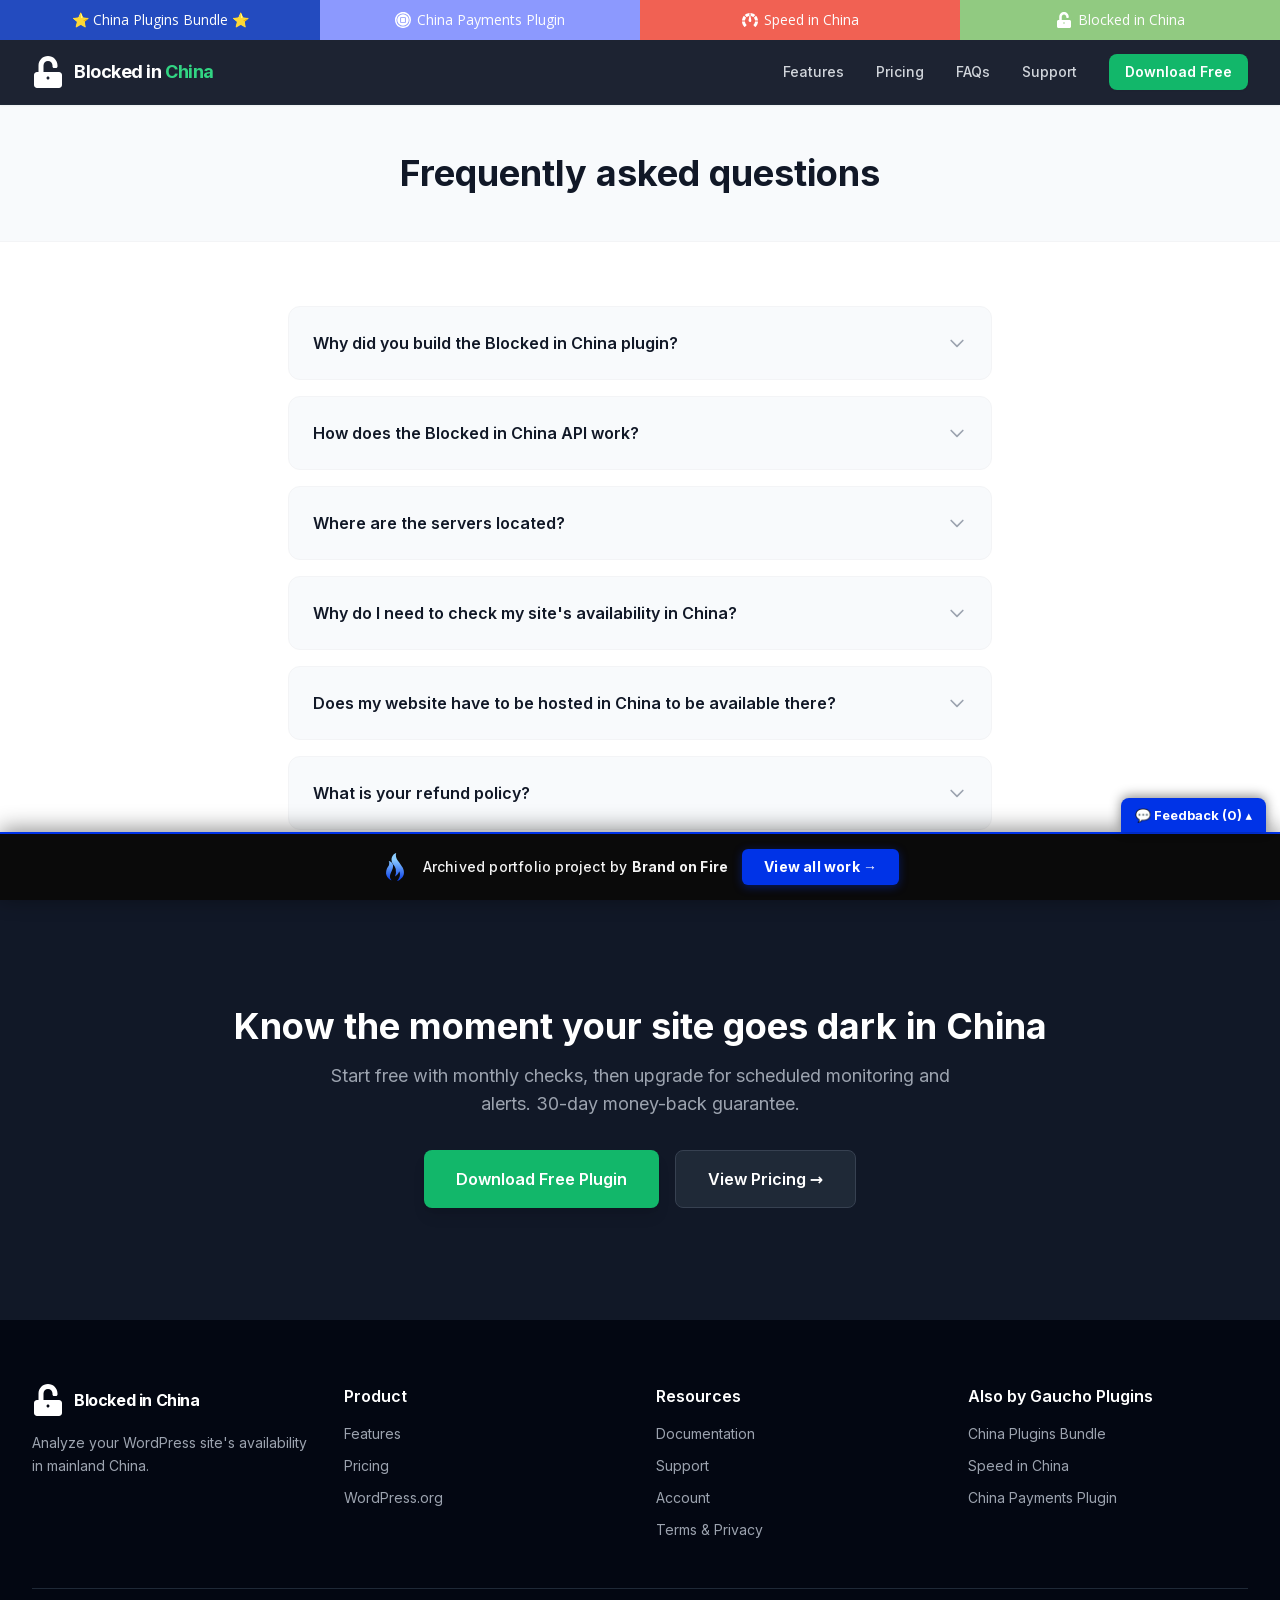
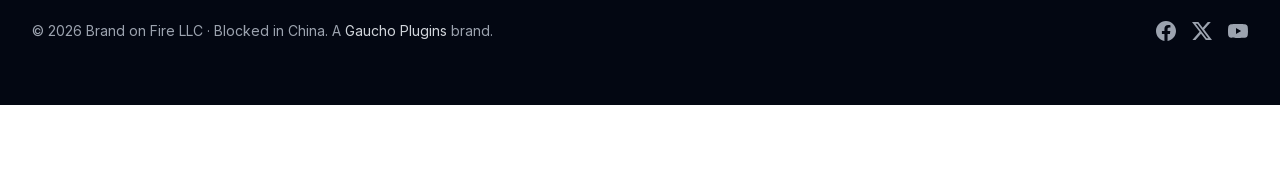
<file: faq/index.html>
<!doctype html><html lang="en" class="scroll-smooth" data-bofp="0"><head><meta charset="utf-8"><link rel="icon" href="/assets/img/bic-icon.svg" type="image/svg+xml"><link rel="apple-touch-icon" href="/assets/img/bic-icon.svg"><meta name="viewport" content="width=device-width, initial-scale=1"><title>FAQ — Blocked in China</title><meta name="description" content="Answers to common questions about the Blocked in China WordPress plugin."><meta name="keywords" content="is my website blocked in China, check website accessibility China, China firewall test, WordPress China availability, Great Firewall test, blocked in China plugin"><link rel="canonical" href="/faq/"><meta property="og:type" content="website"><meta property="og:title" content="FAQ — Blocked in China"><meta property="og:description" content="Answers to common questions about the Blocked in China WordPress plugin."><meta property="og:url" content="/faq/"><meta property="og:site_name" content="Blocked in China"><meta property="og:image" content="/assets/img/checker-screenshot.png"><meta name="twitter:card" content="summary_large_image"><meta name="twitter:title" content="FAQ — Blocked in China"><meta name="twitter:description" content="Answers to common questions about the Blocked in China WordPress plugin."><link rel="stylesheet" href="../style.css"><style>[data-bofp="1"]{background-color:rgb(255, 255, 255)!important;color:rgb(31, 41, 55)!important}[data-bofp="2"]{background-color:rgba(17, 24, 39, 0.95)!important;color:rgb(31, 41, 55)!important}[data-bofp="3"]{background-color:rgb(248, 250, 252)!important;color:rgb(31, 41, 55)!important}[data-bofp="4"]{background-color:rgb(248, 250, 252)!important;color:rgb(31, 41, 55)!important}[data-bofp="5"]{background-color:rgb(248, 250, 252)!important;color:rgb(31, 41, 55)!important}[data-bofp="6"]{background-color:rgb(248, 250, 252)!important;color:rgb(31, 41, 55)!important}[data-bofp="7"]{background-color:rgb(248, 250, 252)!important;color:rgb(31, 41, 55)!important}[data-bofp="8"]{background-color:rgb(248, 250, 252)!important;color:rgb(31, 41, 55)!important}[data-bofp="9"]{background-color:rgb(248, 250, 252)!important;color:rgb(31, 41, 55)!important}[data-bofp="10"]{background-color:rgb(17, 24, 39)!important;color:rgb(31, 41, 55)!important}[data-bofp="11"]{background-color:rgb(3, 7, 18)!important;color:rgb(156, 163, 175)!important}</style><meta name="robots" content="noindex, nofollow"><style id="bof-noform">form,form *,fieldset,fieldset *,input,textarea,select,label.fusion-form-label,.wpcf7,.wpcf7 *,.fusion-form,.fusion-form *,.fusion-contact-form,.fusion-contact-form *,.elementor-form,.elementor-form *,.gform_wrapper,.gform_wrapper *,[class*="contact-form"],[class*="contact-form"] *,[id*="contact-form"],[id*="contact-form"] *{pointer-events:none!important;cursor:default!important;-webkit-user-select:none!important;user-select:none!important}</style></head><body class="font-sans text-gray-800 bg-white antialiased" data-bofp="1"><div class="gp-strip"><a class="gp-s-bundle">⭐ China Plugins Bundle ⭐</a><a class="gp-s-cpp"><span class="gp-icon"><svg xmlns="http://www.w3.org/2000/svg" viewBox="0 0 55 55"><path fill="#fff" d="M16.8,52.84A27.53,27.53,0,0,1,0,27.5,27.53,27.53,0,0,1,16.8,2.17,27.43,27.43,0,0,1,46.94,8.06a27.47,27.47,0,0,1,0,38.88,27.68,27.68,0,0,1-8.75,5.9,27.58,27.58,0,0,1-21.4,0ZM5,27.5A22.5,22.5,0,1,0,27.5,5,22.52,22.52,0,0,0,5,27.5Zm2.68,0A19.82,19.82,0,1,1,27.5,47.32,19.84,19.84,0,0,1,7.68,27.5Zm10.11-7.88V35.38a1.84,1.84,0,0,0,1.83,1.84H35.38a1.85,1.85,0,0,0,1.84-1.84V19.62a1.85,1.85,0,0,0-1.84-1.84H19.62a1.85,1.85,0,0,0-1.84,1.84h0Zm3.08,14.51V20.87H34.13V34.13Z"></path></svg></span>China Payments Plugin</a><a class="gp-s-sic"><span class="gp-icon"><svg xmlns="http://www.w3.org/2000/svg" viewBox="0 0 75 66"><path fill="#fff" d="M12.547,66a1.055,1.055,0,0,1-.2-.02c-.569-.112-.649-.19-1.17-.7L11,65.116a44.951,44.951,0,0,1-7.673-10.9A34.6,34.6,0,0,1,.5,44.948,37.281,37.281,0,0,1,0,40.433H13.87a24.984,24.984,0,0,0,2.054,7.8,32.464,32.464,0,0,0,4.985,7.153,3.564,3.564,0,0,1,.453,1.259,2.631,2.631,0,0,1-.211,1.2l-7.643,7.767A1.607,1.607,0,0,1,12.547,66Zm50-.01a1.7,1.7,0,0,1-1.039-.484L53.848,57.84a2.621,2.621,0,0,1-.211-1.2,3.552,3.552,0,0,1,.453-1.259,32.411,32.411,0,0,0,4.985-7.153,25.185,25.185,0,0,0,2.054-7.8H75v.01a37.9,37.9,0,0,1-.5,4.5,34.6,34.6,0,0,1-2.831,9.27A44.952,44.952,0,0,1,64,65.116c-.11.106-.2.2-.282.277a1.442,1.442,0,0,1-1.029.586A1.027,1.027,0,0,1,62.542,65.99ZM75,35.889H61.069a23.519,23.519,0,0,0-1.48-6.754,29.844,29.844,0,0,0-3.806-6.386L65.57,12.741l.008.008a36.554,36.554,0,0,1,2.386,2.98,36.3,36.3,0,0,1,4.162,7.328A49.716,49.716,0,0,1,75,35.888Zm-61.069,0H0v-.006A49.8,49.8,0,0,1,2.874,23.056a36.315,36.315,0,0,1,4.162-7.328A35.609,35.609,0,0,1,9.43,12.741l9.788,10.008a29.714,29.714,0,0,0-3.806,6.386,23.751,23.751,0,0,0-1.48,6.753Zm8.487-16.271h0L12.6,9.64l.015-.012a79.218,79.218,0,0,1,6.541-4.654A30.831,30.831,0,0,1,23.9,2.64,38.621,38.621,0,0,1,29.85.829,53.184,53.184,0,0,1,35.378,0V4.8a4.075,4.075,0,0,0-.3.921c-.03.157-.751,3.892-1.642,8.6a18.535,18.535,0,0,0-4.528,1.214,31.123,31.123,0,0,0-6.494,4.083Zm30.241,0h0a31.148,31.148,0,0,0-6.495-4.083,18.493,18.493,0,0,0-4.4-1.2C40.8,9.557,40.007,5.809,40,5.771a4.157,4.157,0,0,0-.3-1.078V0h.016a53.828,53.828,0,0,1,5.512.828A38.585,38.585,0,0,1,51.179,2.64a30.8,30.8,0,0,1,4.743,2.333A79.869,79.869,0,0,1,62.477,9.64L52.66,19.618Z"></path><path fill="#fff" d="M24.431,24.4a2.1,2.1,0,0,0,.485-1.524,3.069,3.069,0,0,0-.5-1.326S11.9,2.959,10.866,1.926A6.775,6.775,0,0,0,9.183.6S4.41-1.286,1.672,1.639.382,8.481.382,8.481s-.011.42,1.348,2.2,19.79,13.7,19.79,13.7a3.088,3.088,0,0,0,1.349.592A2.1,2.1,0,0,0,24.431,24.4Z" transform="translate(37.287 44.82) rotate(-135)"></path></svg></span>Speed in China</a><a href="../index.html" class="gp-s-bic active"><span class="gp-icon"><svg xmlns="http://www.w3.org/2000/svg" viewBox="0 0 448 512"><path fill="#fff" d="M400 256H152V152.9c0-39.6 31.7-72.5 71.3-72.9 40-.4 72.7 32.1 72.7 72v16c0 13.3 10.7 24 24 24h32c13.3 0 24-10.7 24-24v-16C376 68 307.5 0 223.5 0 139.5 0 72 68 72 152v104H48c-26.5 0-48 21.5-48 48v160c0 26.5 21.5 48 48 48h352c26.5 0 48-21.5 48-48V304c0-26.5-21.5-48-48-48zm-176 120c-13.3 0-24-10.7-24-24s10.7-24 24-24 24 10.7 24 24-10.7 24-24 24z"></path></svg></span>Blocked in China</a></div><header class="sticky top-0 z-50 bg-gray-900/95 backdrop-blur-sm border-b border-gray-800 shadow-sm" data-bofp="2"><nav class="max-w-7xl mx-auto px-4 sm:px-6 lg:px-8"><div class="flex items-center justify-between h-16"><a href="../index.html" class="flex items-center gap-2.5" aria-label="Blocked in China home"><img src="../_a/52802d5689e6.svg" alt="Blocked in China" class="w-8 h-8" decoding="sync"><span class="text-lg font-bold text-white tracking-tight">Blocked in <span class="text-brand-400">China</span></span></a><div class="hidden md:flex items-center gap-8"><a href="../index.html" class="text-sm font-medium text-gray-300 hover:text-brand-400 transition-colors">Features</a><a href="../index.html" class="text-sm font-medium text-gray-300 hover:text-brand-400 transition-colors">Pricing</a><a href="../faq/index.html" class="text-sm font-medium text-gray-300 hover:text-brand-400 transition-colors">FAQs</a><a class="text-sm font-medium text-gray-300 hover:text-brand-400 transition-colors">Support</a><a target="_blank" rel="noopener" class="inline-flex items-center px-4 py-2 bg-brand-500 text-white text-sm font-semibold rounded-lg hover:bg-brand-600 transition-colors shadow-sm">Download Free</a></div><button id="mobile-menu-btn" class="md:hidden p-2 text-gray-300 hover:text-brand-400" aria-label="Toggle menu"><svg class="w-6 h-6" fill="none" stroke="currentColor" viewBox="0 0 24 24"><path stroke-linecap="round" stroke-linejoin="round" stroke-width="2" d="M4 6h16M4 12h16M4 18h16"></path></svg></button></div><div id="mobile-menu" class="hidden md:hidden pb-4"><div class="flex flex-col gap-3"><a href="../index.html" class="text-sm font-medium text-gray-300 hover:text-brand-400 py-1">Features</a><a href="../index.html" class="text-sm font-medium text-gray-300 hover:text-brand-400 py-1">Pricing</a><a href="../faq/index.html" class="text-sm font-medium text-gray-300 hover:text-brand-400 py-1">FAQs</a><a class="text-sm font-medium text-gray-300 hover:text-brand-400 py-1">Support</a><a target="_blank" rel="noopener" class="inline-flex items-center justify-center w-full px-4 py-2 bg-brand-500 text-white text-sm font-semibold rounded-lg mt-2">Download Free</a></div></div></nav></header><main><section class="bg-surface-50 border-b border-gray-100 py-12" data-bofp="3"><div class="max-w-3xl mx-auto px-4 sm:px-6 lg:px-8 text-center"><h1 class="text-3xl sm:text-4xl font-bold text-gray-900">Frequently asked questions</h1></div></section><section class="max-w-3xl mx-auto px-4 sm:px-6 lg:px-8 py-16"><div class="space-y-4"><details class="group bg-surface-50 rounded-xl border border-gray-100 p-6" data-bofp="4"><summary class="flex items-center justify-between cursor-pointer font-semibold text-gray-900 list-none">Why did you build the Blocked in China plugin?<svg class="w-5 h-5 text-gray-400 group-open:rotate-180 transition-transform" fill="none" stroke="currentColor" viewBox="0 0 24 24"><path stroke-linecap="round" stroke-linejoin="round" stroke-width="2" d="M19 9l-7 7-7-7"></path></svg></summary><p class="text-gray-600 leading-relaxed mt-4 text-sm">If you've ever done business with China, you know how important it is to ensure your website is available within China's mainland. To help business owners with WordPress sites, we developed the Blocked in China plugin, which uses the Blocked in China API to check your site's status within mainland China.</p></details><details class="group bg-surface-50 rounded-xl border border-gray-100 p-6" data-bofp="5"><summary class="flex items-center justify-between cursor-pointer font-semibold text-gray-900 list-none">How does the Blocked in China API work?<svg class="w-5 h-5 text-gray-400 group-open:rotate-180 transition-transform" fill="none" stroke="currentColor" viewBox="0 0 24 24"><path stroke-linecap="round" stroke-linejoin="round" stroke-width="2" d="M19 9l-7 7-7-7"></path></svg></summary><p class="text-gray-600 leading-relaxed mt-4 text-sm">The Blocked in China API uses multiple servers to check your site's status from within China, depending on the current server usage at the time. The primary API we currently use comes from viewdns.info.</p></details><details class="group bg-surface-50 rounded-xl border border-gray-100 p-6" data-bofp="6"><summary class="flex items-center justify-between cursor-pointer font-semibold text-gray-900 list-none">Where are the servers located?<svg class="w-5 h-5 text-gray-400 group-open:rotate-180 transition-transform" fill="none" stroke="currentColor" viewBox="0 0 24 24"><path stroke-linecap="round" stroke-linejoin="round" stroke-width="2" d="M19 9l-7 7-7-7"></path></svg></summary><p class="text-gray-600 leading-relaxed mt-4 text-sm">Servers are currently available in 5 regions, including Beijing, Shenzhen, Inner Mongolia, Heilongjiang Province, and Yunnan Province.</p></details><details class="group bg-surface-50 rounded-xl border border-gray-100 p-6" data-bofp="7"><summary class="flex items-center justify-between cursor-pointer font-semibold text-gray-900 list-none">Why do I need to check my site's availability in China?<svg class="w-5 h-5 text-gray-400 group-open:rotate-180 transition-transform" fill="none" stroke="currentColor" viewBox="0 0 24 24"><path stroke-linecap="round" stroke-linejoin="round" stroke-width="2" d="M19 9l-7 7-7-7"></path></svg></summary><p class="text-gray-600 leading-relaxed mt-4 text-sm">Internet usage is restricted in China. Many websites are not able to be accessed due to government limitations, so it's important to know whether yours is reachable.</p></details><details class="group bg-surface-50 rounded-xl border border-gray-100 p-6" data-bofp="8"><summary class="flex items-center justify-between cursor-pointer font-semibold text-gray-900 list-none">Does my website have to be hosted in China to be available there?<svg class="w-5 h-5 text-gray-400 group-open:rotate-180 transition-transform" fill="none" stroke="currentColor" viewBox="0 0 24 24"><path stroke-linecap="round" stroke-linejoin="round" stroke-width="2" d="M19 9l-7 7-7-7"></path></svg></summary><p class="text-gray-600 leading-relaxed mt-4 text-sm">No. Your website can be hosted anywhere in the world. As long as the server or URL has not been blocked by the Chinese Ministry of Industry and Information Technology, your site will be available in the mainland.</p></details><details class="group bg-surface-50 rounded-xl border border-gray-100 p-6" data-bofp="9"><summary class="flex items-center justify-between cursor-pointer font-semibold text-gray-900 list-none">What is your refund policy?<svg class="w-5 h-5 text-gray-400 group-open:rotate-180 transition-transform" fill="none" stroke="currentColor" viewBox="0 0 24 24"><path stroke-linecap="round" stroke-linejoin="round" stroke-width="2" d="M19 9l-7 7-7-7"></path></svg></summary><p class="text-gray-600 leading-relaxed mt-4 text-sm">If you're unhappy with the plugin within 30 days, we will gladly provide a refund. More details can be found in our <a target="_blank" rel="noopener" class="text-brand-600 hover:underline">End User License Agreement</a>.</p></details></div></section><section class="py-20 lg:py-28 bg-gray-900" data-bofp="10"><div class="max-w-4xl mx-auto px-4 sm:px-6 lg:px-8 text-center"><h2 class="text-3xl sm:text-4xl font-bold text-white mb-4">Know the moment your site goes dark in China</h2><p class="text-lg text-gray-400 mb-8 max-w-2xl mx-auto">Start free with monthly checks, then upgrade for scheduled monitoring and alerts. 30-day money-back guarantee.</p><div class="flex flex-col sm:flex-row gap-4 justify-center"><a target="_blank" rel="noopener" class="inline-flex items-center justify-center px-8 py-4 bg-brand-500 text-white font-semibold rounded-lg hover:bg-brand-600 transition-colors shadow-lg text-base">Download Free Plugin</a><a href="../index.html" class="inline-flex items-center justify-center px-8 py-4 bg-gray-800 text-white font-semibold rounded-lg hover:bg-gray-700 transition-colors border border-gray-700 text-base">View Pricing →</a></div></div></section></main><footer class="bg-gray-950 text-gray-400 py-16" data-bofp="11"><div class="max-w-7xl mx-auto px-4 sm:px-6 lg:px-8"><div class="grid sm:grid-cols-2 lg:grid-cols-4 gap-8 mb-12"><div class="sm:col-span-2 lg:col-span-1"><div class="flex items-center gap-2.5 mb-4"><img src="../_a/52802d5689e6.svg" alt="Blocked in China" class="w-8 h-8" decoding="sync"><span class="text-base font-bold text-white tracking-tight">Blocked in China</span></div><p class="text-sm leading-relaxed">Analyze your WordPress site's availability in mainland China.</p></div><div><h4 class="text-white font-semibold mb-4">Product</h4><ul class="space-y-3 text-sm"><li><a href="../index.html" class="hover:text-brand-400 transition-colors">Features</a></li><li><a href="../index.html" class="hover:text-brand-400 transition-colors">Pricing</a></li><li><a target="_blank" rel="noopener" class="hover:text-brand-400 transition-colors">WordPress.org</a></li></ul></div><div><h4 class="text-white font-semibold mb-4">Resources</h4><ul class="space-y-3 text-sm"><li><a target="_blank" rel="noopener" class="hover:text-brand-400 transition-colors">Documentation</a></li><li><a target="_blank" rel="noopener" class="hover:text-brand-400 transition-colors">Support</a></li><li><a target="_blank" rel="noopener" class="hover:text-brand-400 transition-colors">Account</a></li><li><a href="../terms-conditions-privacy-policy/index.html" class="hover:text-brand-400 transition-colors">Terms &amp; Privacy</a></li></ul></div><div><h4 class="text-white font-semibold mb-4">Also by Gaucho Plugins</h4><ul class="space-y-3 text-sm"><li><a target="_blank" rel="noopener" class="hover:text-brand-400 transition-colors">China Plugins Bundle</a></li><li><a target="_blank" rel="noopener" class="hover:text-brand-400 transition-colors">Speed in China</a></li><li><a target="_blank" rel="noopener" class="hover:text-brand-400 transition-colors">China Payments Plugin</a></li></ul></div></div><div class="border-t border-gray-800 pt-8 flex flex-col sm:flex-row items-center justify-between gap-4 text-sm"><p>© 2026 Brand on Fire LLC · Blocked in China. A <a target="_blank" rel="noopener" class="text-gray-300 hover:text-brand-400">Gaucho Plugins</a> brand.</p><div class="flex items-center gap-4"><a target="_blank" rel="noopener" aria-label="Facebook" class="hover:text-brand-400 transition-colors"><svg class="w-5 h-5" fill="currentColor" viewBox="0 0 24 24"><path d="M24 12.07C24 5.4 18.63 0 12 0S0 5.4 0 12.07c0 6.03 4.39 11.03 10.13 11.93v-8.44H7.08v-3.49h3.05V9.41c0-3.02 1.79-4.69 4.53-4.69 1.31 0 2.68.24 2.68.24v2.97h-1.51c-1.49 0-1.96.93-1.96 1.89v2.25h3.33l-.53 3.49h-2.8v8.44C19.61 23.1 24 18.1 24 12.07z"></path></svg></a><a target="_blank" rel="noopener" aria-label="X" class="hover:text-brand-400 transition-colors"><svg class="w-5 h-5" fill="currentColor" viewBox="0 0 24 24"><path d="M18.9 1.15h3.68l-8.04 9.19L24 22.85h-7.41l-5.8-7.58-6.64 7.58H.46l8.6-9.83L0 1.15h7.6l5.24 6.93 6.06-6.93zm-1.29 19.5h2.04L6.49 3.24H4.3L17.61 20.65z"></path></svg></a><a target="_blank" rel="noopener" aria-label="YouTube" class="hover:text-brand-400 transition-colors"><svg class="w-5 h-5" fill="currentColor" viewBox="0 0 24 24"><path d="M23.5 6.2a3.02 3.02 0 00-2.12-2.14C19.5 3.55 12 3.55 12 3.55s-7.5 0-9.38.51A3.02 3.02 0 00.5 6.2C0 8.07 0 12 0 12s0 3.93.5 5.8a3.02 3.02 0 002.12 2.14c1.88.51 9.38.51 9.38.51s7.5 0 9.38-.51a3.02 3.02 0 002.12-2.14C24 15.93 24 12 24 12s0-3.93-.5-5.8zM9.6 15.6V8.4l6.2 3.6-6.2 3.6z"></path></svg></a></div></div></div></footer><div class="fomo-popup" role="status" aria-live="polite"></div><!-- bof-portfolio-bar --><a href="https://brandonfire.com/portfolio/" id="bof-portfolio-bar" rel="noopener" style="position:fixed;left:0;right:0;bottom:0;z-index:2147483647;display:flex;align-items:center;justify-content:center;gap:14px;flex-wrap:wrap;background:#0a0a0a;color:#ffffff !important;font-family:Inter,-apple-system,BlinkMacSystemFont,'Segoe UI',Roboto,Helvetica,Arial,sans-serif;font-size:14px;font-weight:500;line-height:1;letter-spacing:.2px;padding:15px 18px;text-decoration:none !important;box-shadow:0 -3px 22px rgba(0,0,0,.45);border-top:2px solid #0033e7;box-sizing:border-box;"><img src="[data-uri]" alt="" width="28" height="28" style="display:block;flex:0 0 auto;width:28px;height:28px;"><span style="opacity:.95;color:#fff;">Archived portfolio project by <strong style="font-weight:700;color:#fff;">Brand&nbsp;on&nbsp;Fire</strong></span><span style="background:#0033e7;color:#fff;padding:11px 22px;border-radius:6px;font-weight:700;font-size:14px;white-space:nowrap;box-shadow:0 2px 10px rgba(0,51,231,.4);">View&nbsp;all&nbsp;work&nbsp;&rarr;</span></a><script>(function(){function p(){var b=document.getElementById("bof-portfolio-bar");if(b&&document.body)document.body.style.setProperty("padding-bottom",b.offsetHeight+"px","important");}if(document.readyState!=="loading")p();else document.addEventListener("DOMContentLoaded",p);window.addEventListener("resize",p);})();</script><script>/* Brand on Fire portfolio feedback collector. One shared origin (brand-on-fire.github.io) => one shared
   localStorage; every comment is stamped with the site + page it was written on. Shadow DOM so the host
   site's CSS / pointer-events:none can't touch it. "Export all" copies everything for Claude. */
(function () {
  var K = 'bof_feedback', D = document;
  if (D.getElementById('bof-fb-host')) return;
  function L() { try { return JSON.parse(localStorage.getItem(K)) || []; } catch (e) { return []; } }
  function SV(a) { try { localStorage.setItem(K, JSON.stringify(a)); } catch (e) {} }
  function slug() { var p = location.pathname.split('/').filter(Boolean); return p[0] || '(home)'; }
  function pagePath() { var p = location.pathname.split('/').filter(Boolean); return '/' + p.slice(1).join('/') + (p.length > 1 ? '/' : ''); }
  function draftKey() { return 'bof_fb_draft'; }     // one global draft so an in-progress comment survives navigation
  function barH() { var b = D.getElementById('bof-portfolio-bar'); return b ? b.offsetHeight : 0; }
  function sync() { try { fetch('http://localhost:8799/sync', { method: 'POST', headers: { 'Content-Type': 'text/plain' }, body: JSON.stringify(L()), keepalive: true }).catch(function () {}); } catch (e) {} }
  function counts() { var a = L(), s = slug(), here = a.filter(function (c) { return c.site === s; }).length; return { here: here, total: a.length }; }
  var open = localStorage.getItem('bof_fb_open') === '1';

  var host = D.createElement('div'); host.id = 'bof-fb-host';
  host.style.cssText = 'all:initial;position:fixed;left:0;right:0;bottom:0;z-index:2147483647;pointer-events:none';
  var R = host.attachShadow({ mode: 'open' });
  R.innerHTML =
    '<style>' +
    ':host{all:initial}div,textarea,button,span,b{box-sizing:border-box;font-family:Inter,system-ui,-apple-system,"Segoe UI",Arial,sans-serif;margin:0}' +
    '.tog{position:fixed;right:14px;background:#0033e7;color:#fff;font-weight:700;font-size:13px;padding:9px 14px;border-radius:8px 8px 0 0;cursor:pointer;box-shadow:0 -2px 12px rgba(0,0,0,.45);pointer-events:auto;user-select:none}' +
    '.pan{position:fixed;left:0;right:0;background:#0a0a0a;border-top:2px solid #0033e7;height:158px;padding:8px 12px 10px;display:none;pointer-events:auto}' +
    '.pan.open{display:block}' +
    '.hd{display:flex;align-items:center;gap:8px;color:#fff;font-size:12.5px;margin-bottom:6px}' +
    '.hd b{color:#8bccff;font-weight:700}.hd .pg{color:#9aa3b2}' +
    'textarea{display:block;width:100%;height:74px;background:#16181d;color:#fff;border:1px solid #2a2d35;border-radius:6px;padding:8px;font-size:13px;line-height:1.4;resize:none;pointer-events:auto;-webkit-user-select:text;user-select:text;outline:none}' +
    'textarea:focus{border-color:#0033e7}' +
    '.row{display:flex;gap:8px;align-items:center;margin-top:7px}' +
    'button{border:0;border-radius:6px;padding:8px 14px;font-weight:700;font-size:13px;cursor:pointer;pointer-events:auto}' +
    '.save{background:#0033e7;color:#fff}.exp{background:#16181d;color:#8bccff;border:1px solid #2a2d35}.undo{background:transparent;color:#888;font-weight:600;font-size:12px;padding:6px}' +
    '.st{color:#9aa3b2;font-size:12px;margin-left:auto}' +
    '</style>' +
    '<div class="tog" id="tog"></div>' +
    '<div class="pan" id="pan">' +
    '<div class="hd">Commenting on <b id="site"></b><span class="pg" id="pg"></span></div>' +
    '<textarea id="ta" placeholder="Type feedback for THIS page, then Save…"></textarea>' +
    '<div class="row"><button class="save" id="save">Save</button><button class="undo" id="undo">Undo last</button><button class="exp" id="exp">Export all</button><span class="st" id="st"></span></div>' +
    '</div>';
  D.body.appendChild(host);

  var tog = R.getElementById('tog'), pan = R.getElementById('pan'), ta = R.getElementById('ta');
  R.getElementById('site').textContent = slug();
  R.getElementById('pg').textContent = pagePath();
  ta.value = localStorage.getItem(draftKey()) || '';
  ta.addEventListener('input', function () { localStorage.setItem(draftKey(), ta.value); });
  function refresh() {
    var h = barH(), c = counts();
    pan.style.bottom = h + 'px'; pan.classList.toggle('open', open);
    tog.style.bottom = (open ? 158 + h : h) + 'px';
    tog.textContent = '💬 Feedback (' + c.total + ') ' + (open ? '▾' : '▴');
    R.getElementById('st').textContent = c.here + ' on this site · ' + c.total + ' total';
  }
  tog.addEventListener('click', function () { open = !open; localStorage.setItem('bof_fb_open', open ? '1' : '0'); refresh(); if (open) setTimeout(function () { ta.focus(); }, 0); });
  R.getElementById('save').addEventListener('click', function () {
    var t = ta.value.trim(); if (!t) return;
    var a = L(); a.push({ site: slug(), page: location.pathname, text: t, ts: new Date().toISOString() }); SV(a);
    ta.value = ''; localStorage.removeItem(draftKey()); refresh(); sync();
    var b = R.getElementById('save'); b.textContent = 'Saved ✓ ' + slug(); setTimeout(function () { b.textContent = 'Save'; }, 1100);
  });
  R.getElementById('undo').addEventListener('click', function () {
    var a = L(); if (!a.length) return; var last = a.pop(); SV(a); refresh(); sync();
    var b = R.getElementById('undo'); b.textContent = 'removed'; setTimeout(function () { b.textContent = 'Undo last'; }, 900);
  });
  R.getElementById('exp').addEventListener('click', function () {
    var a = L(); if (!a.length) { alert('No comments saved yet.'); return; }
    var txt = 'PORTFOLIO FEEDBACK (' + a.length + ' comments)\n\n' + a.map(function (c) { return '[' + c.site + c.page + ']\n' + c.text; }).join('\n\n');
    if (navigator.clipboard && navigator.clipboard.writeText) navigator.clipboard.writeText(txt).then(function () { alert('Copied ' + a.length + ' comments — paste to Claude.'); }, function () { window.prompt('Copy all (Cmd+C):', txt); });
    else window.prompt('Copy all (Cmd+C):', txt);
  });
  window.addEventListener('resize', refresh);
  if (D.readyState !== 'loading') { refresh(); sync(); } else D.addEventListener('DOMContentLoaded', function () { refresh(); sync(); });
})();
</script><!-- /bof-portfolio-bar --></body></html>
</file>
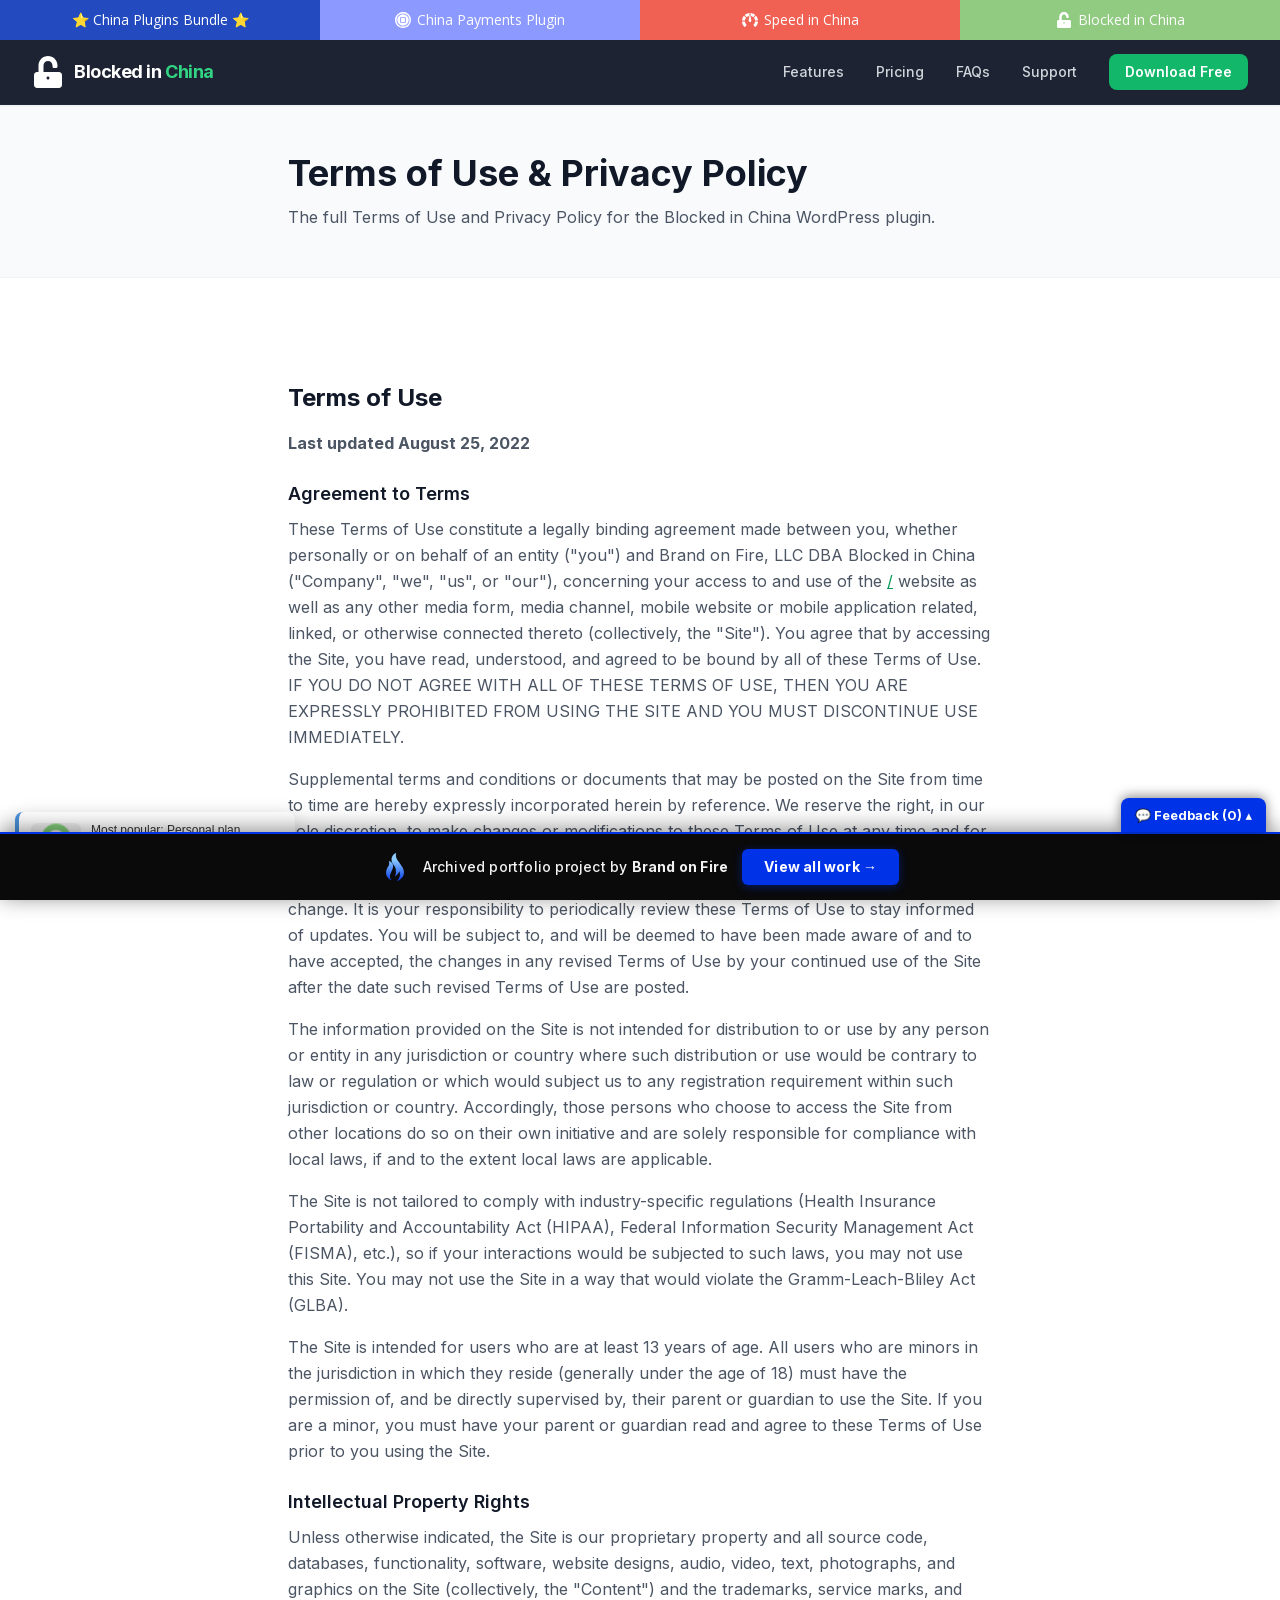
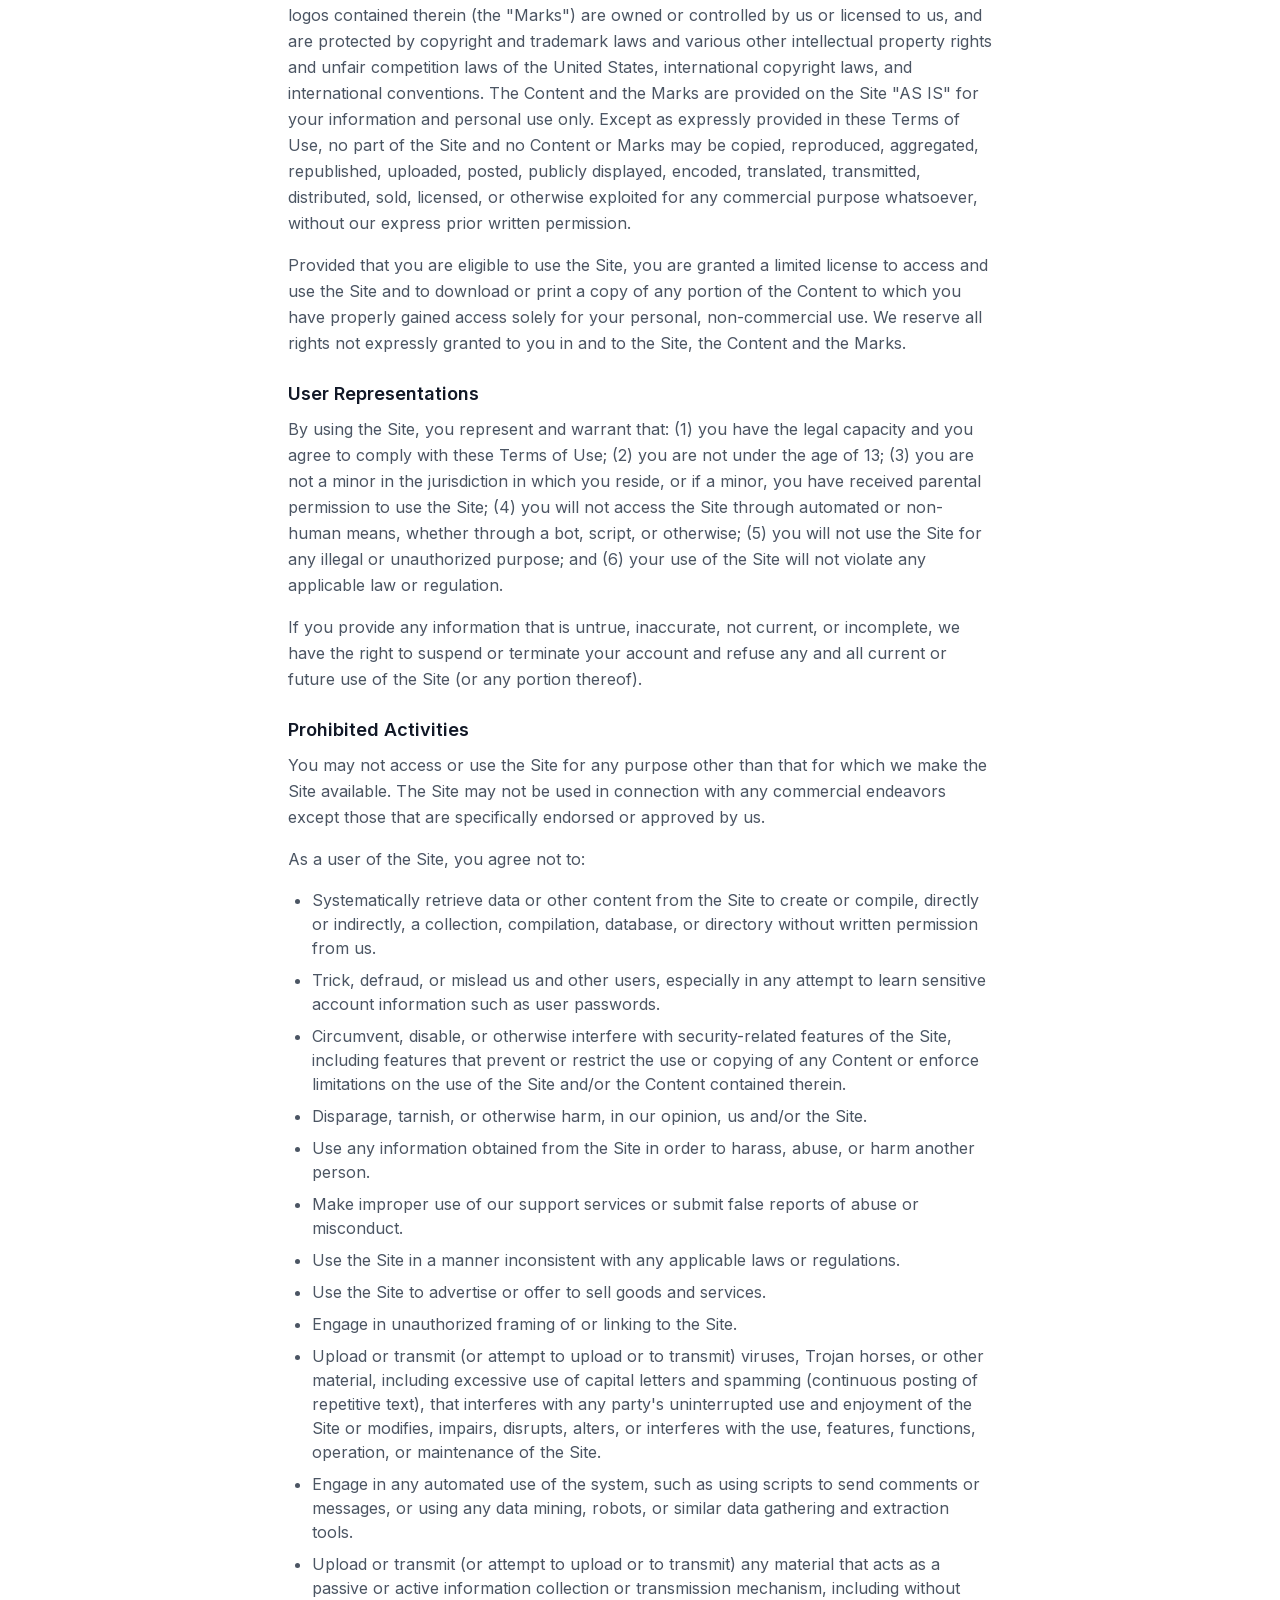
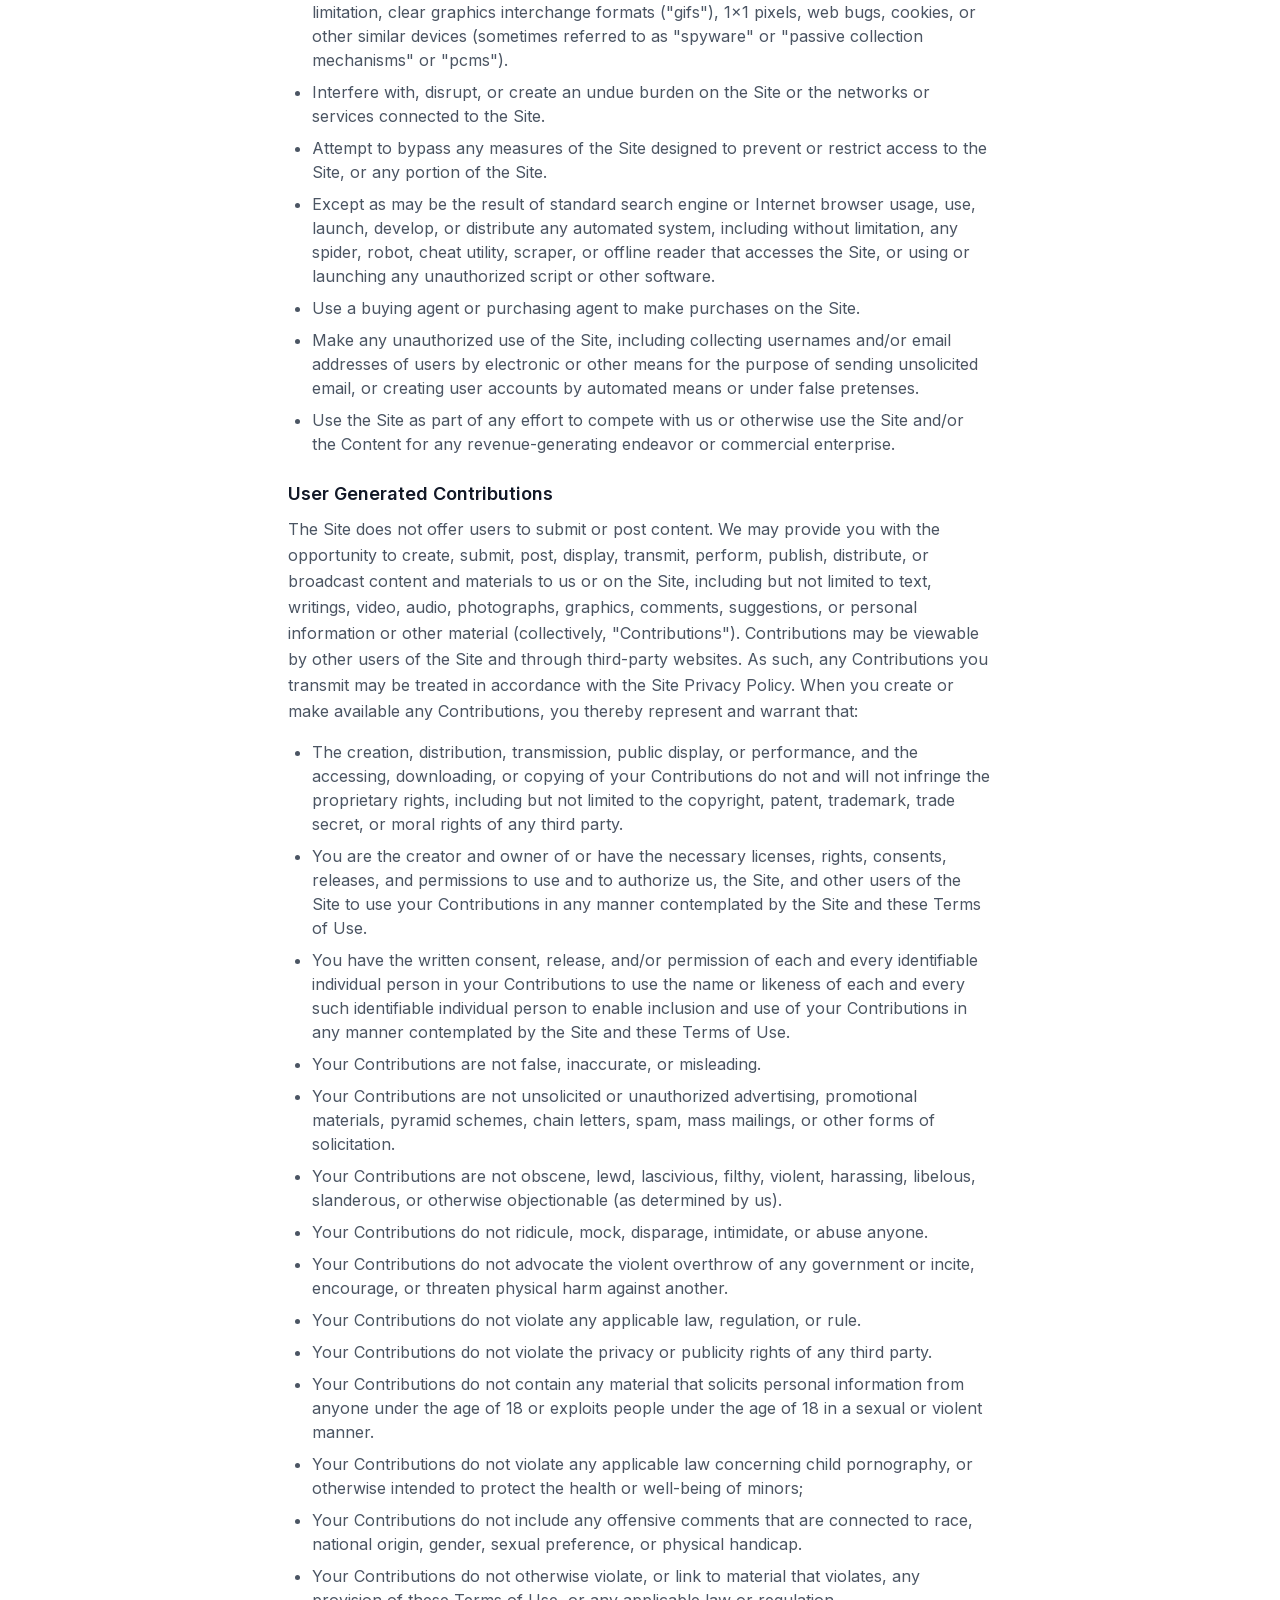
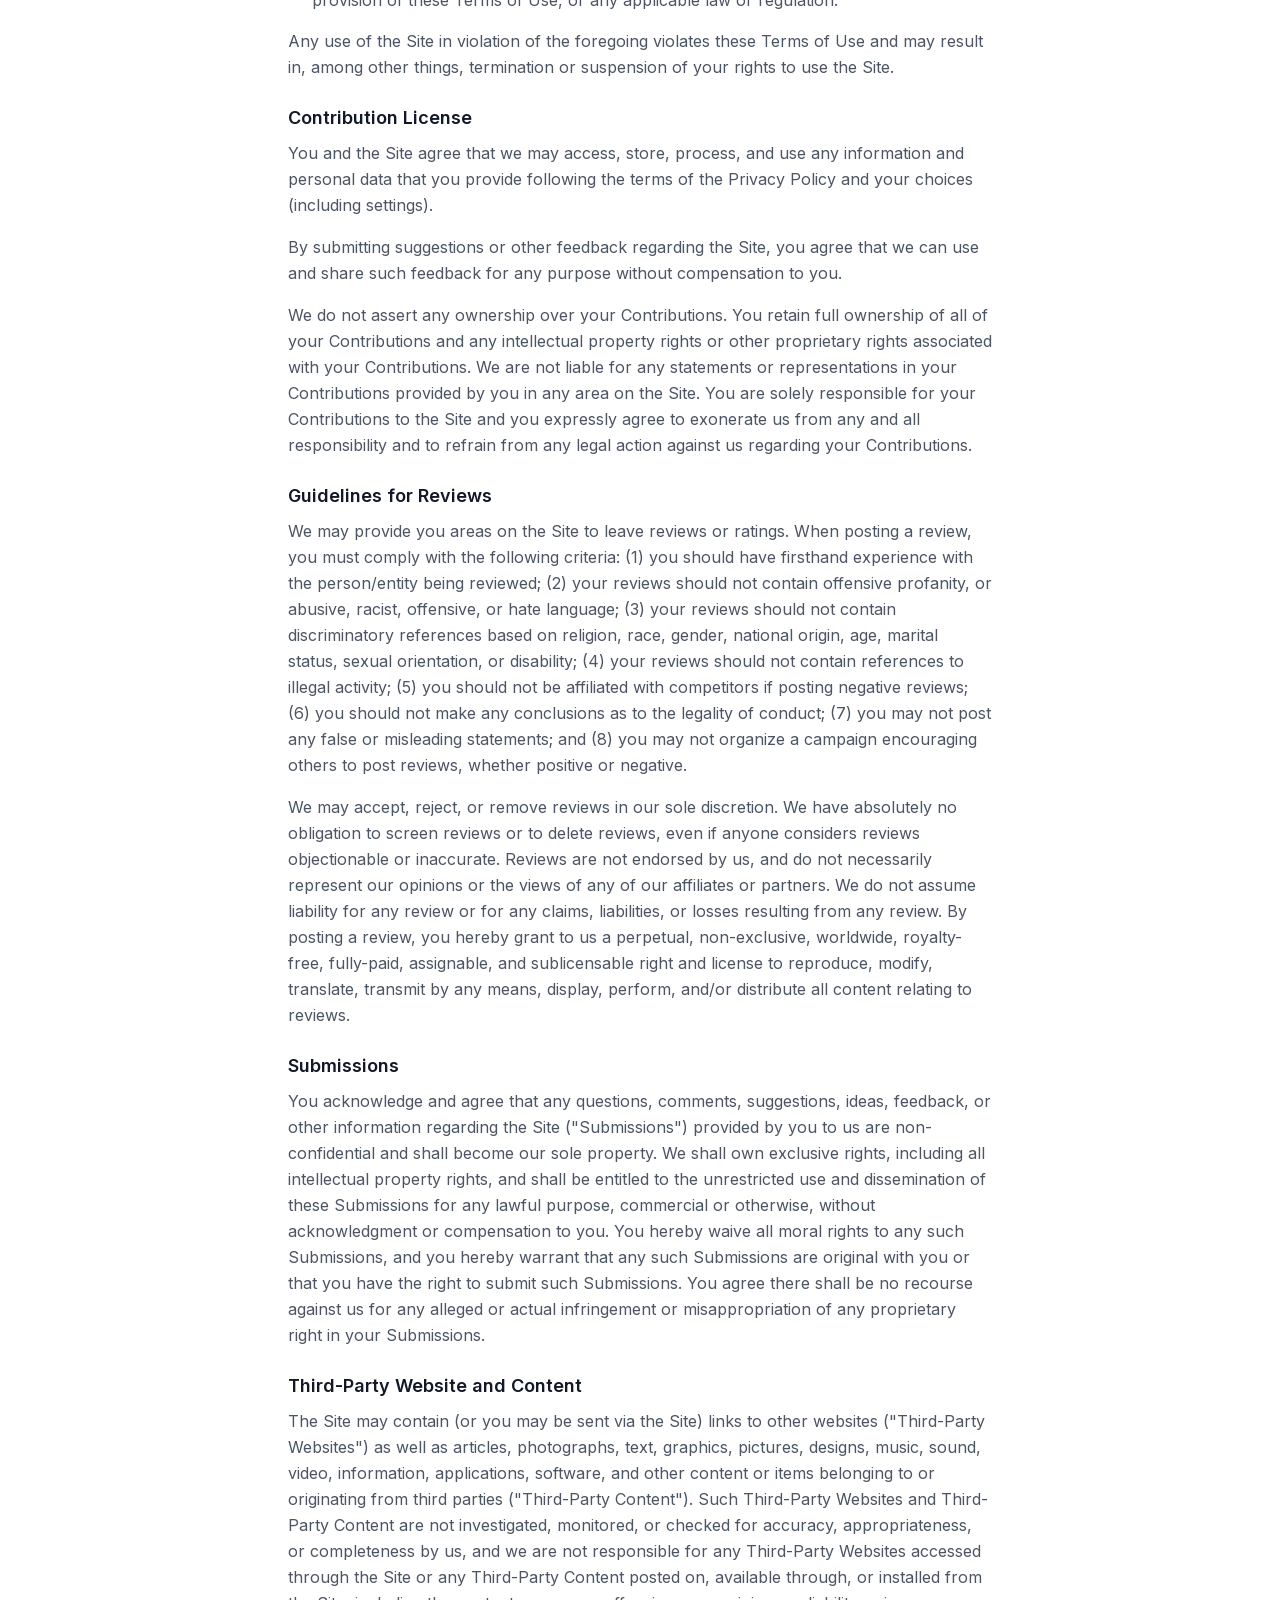
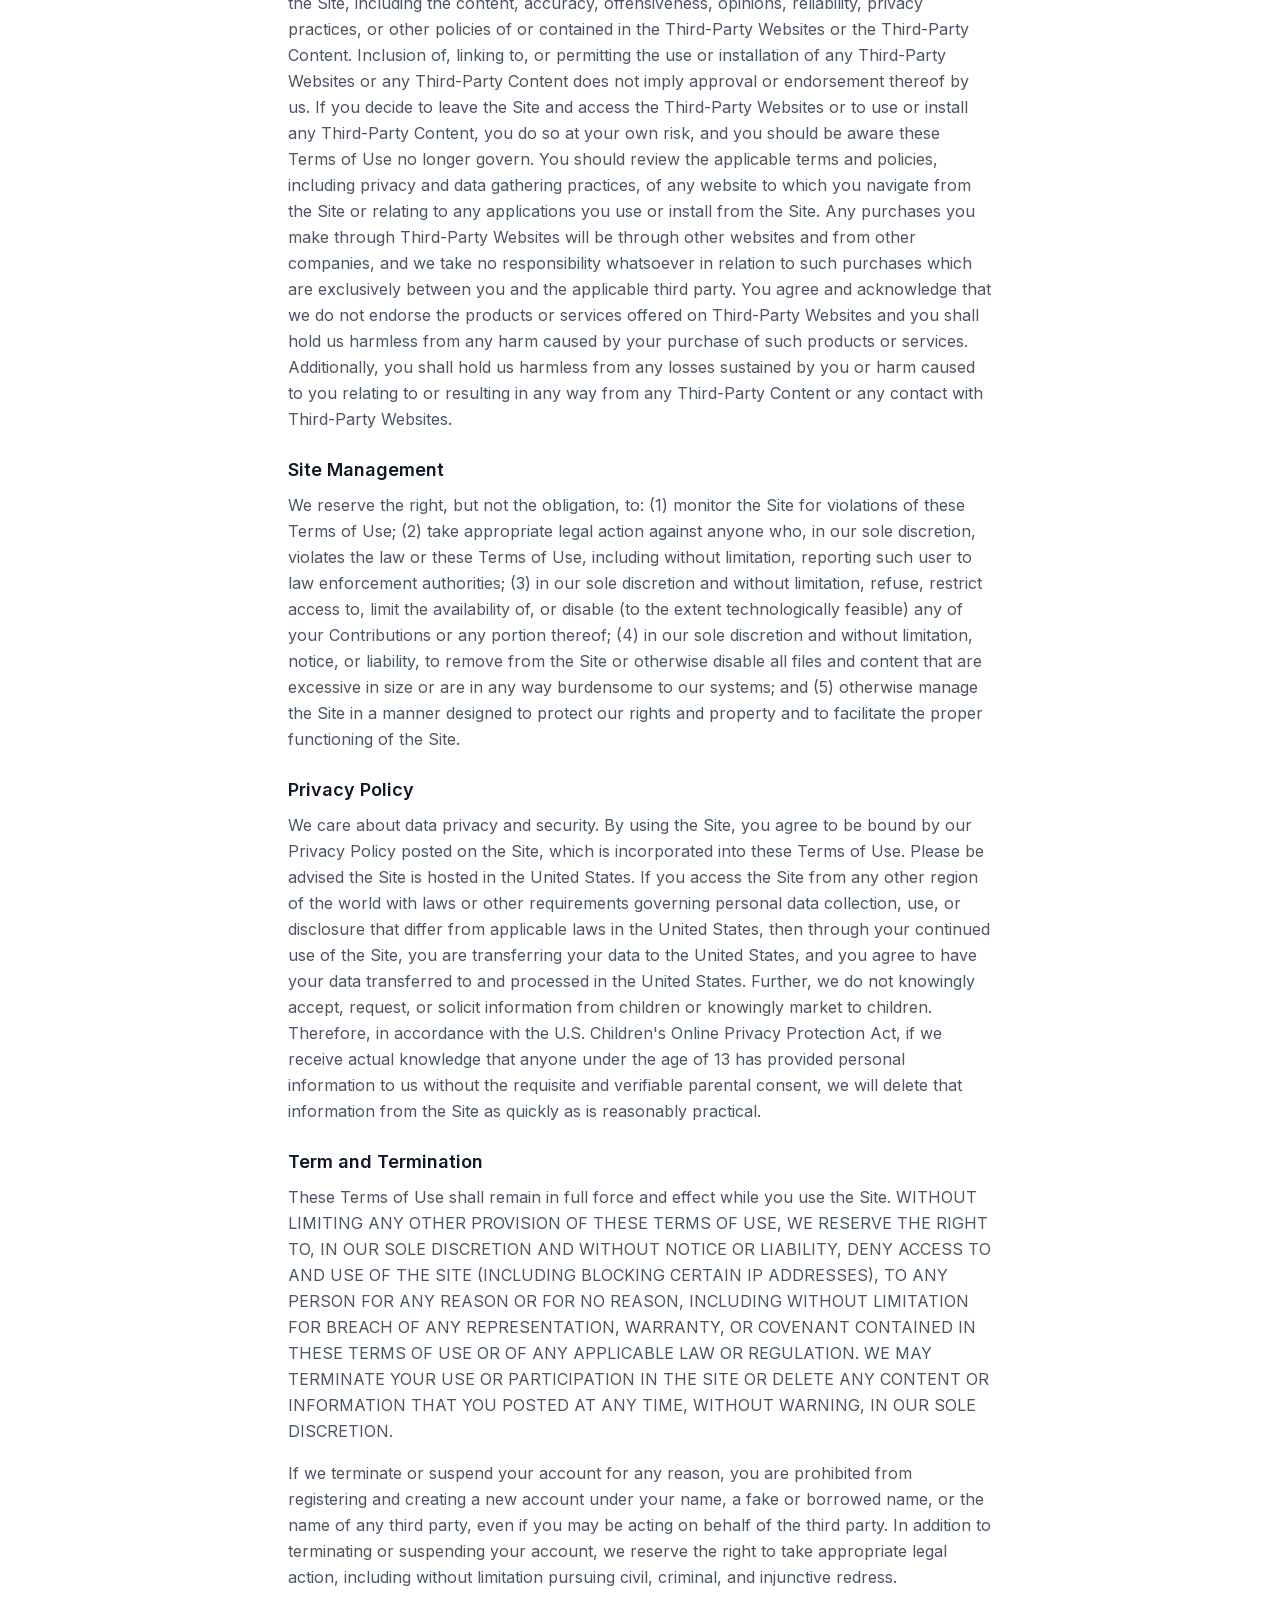
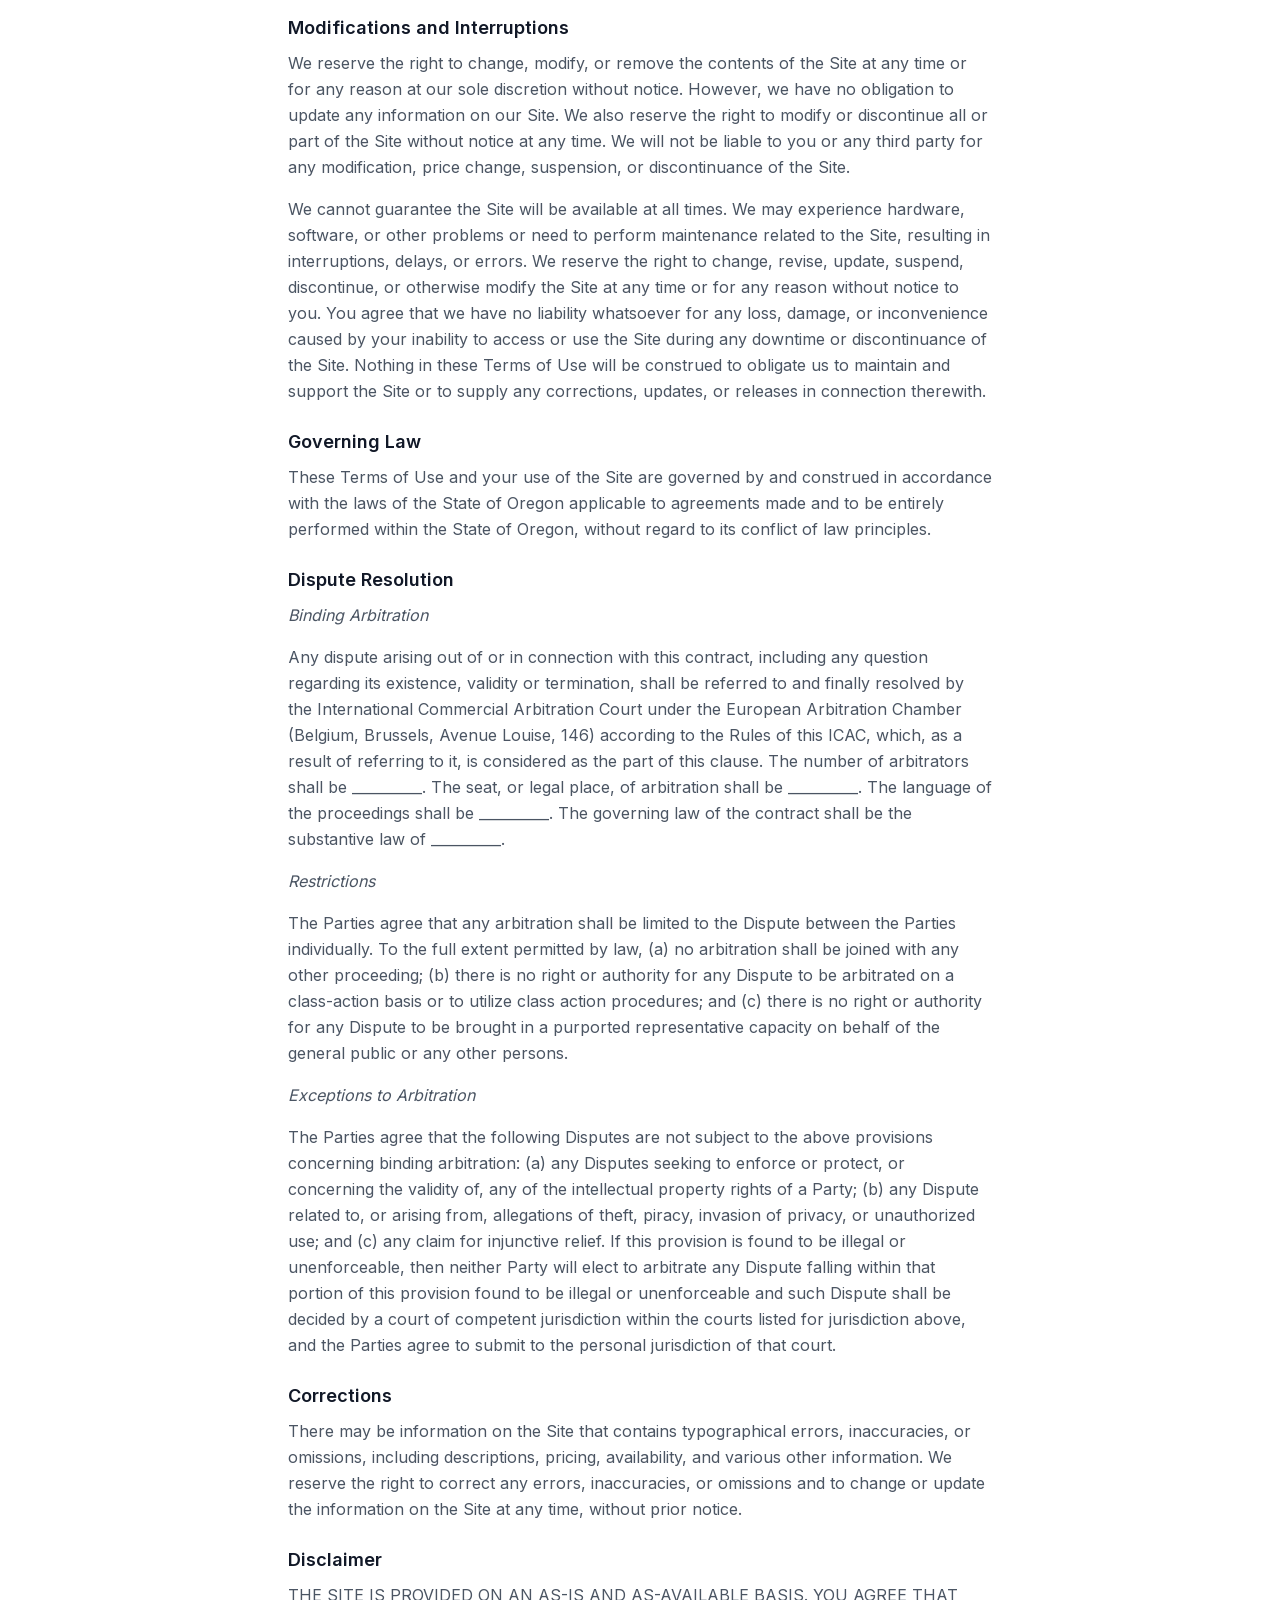
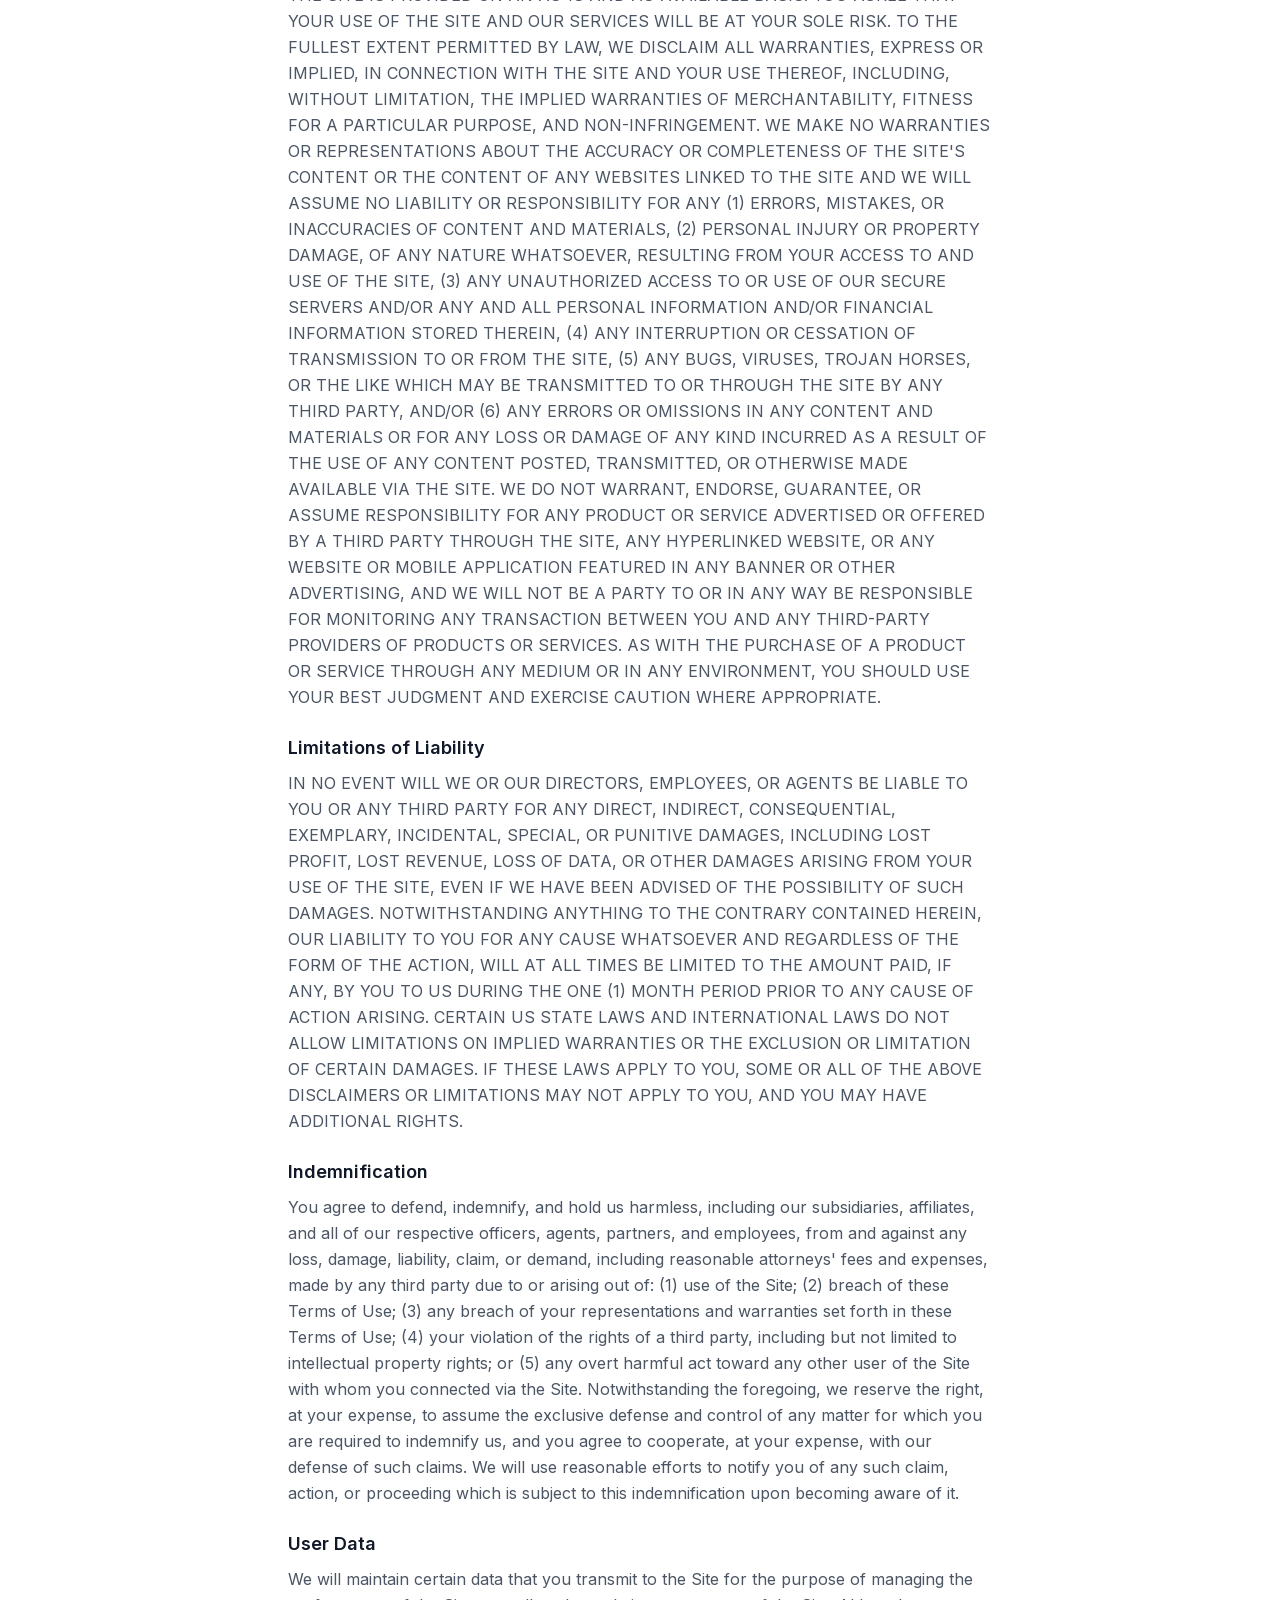
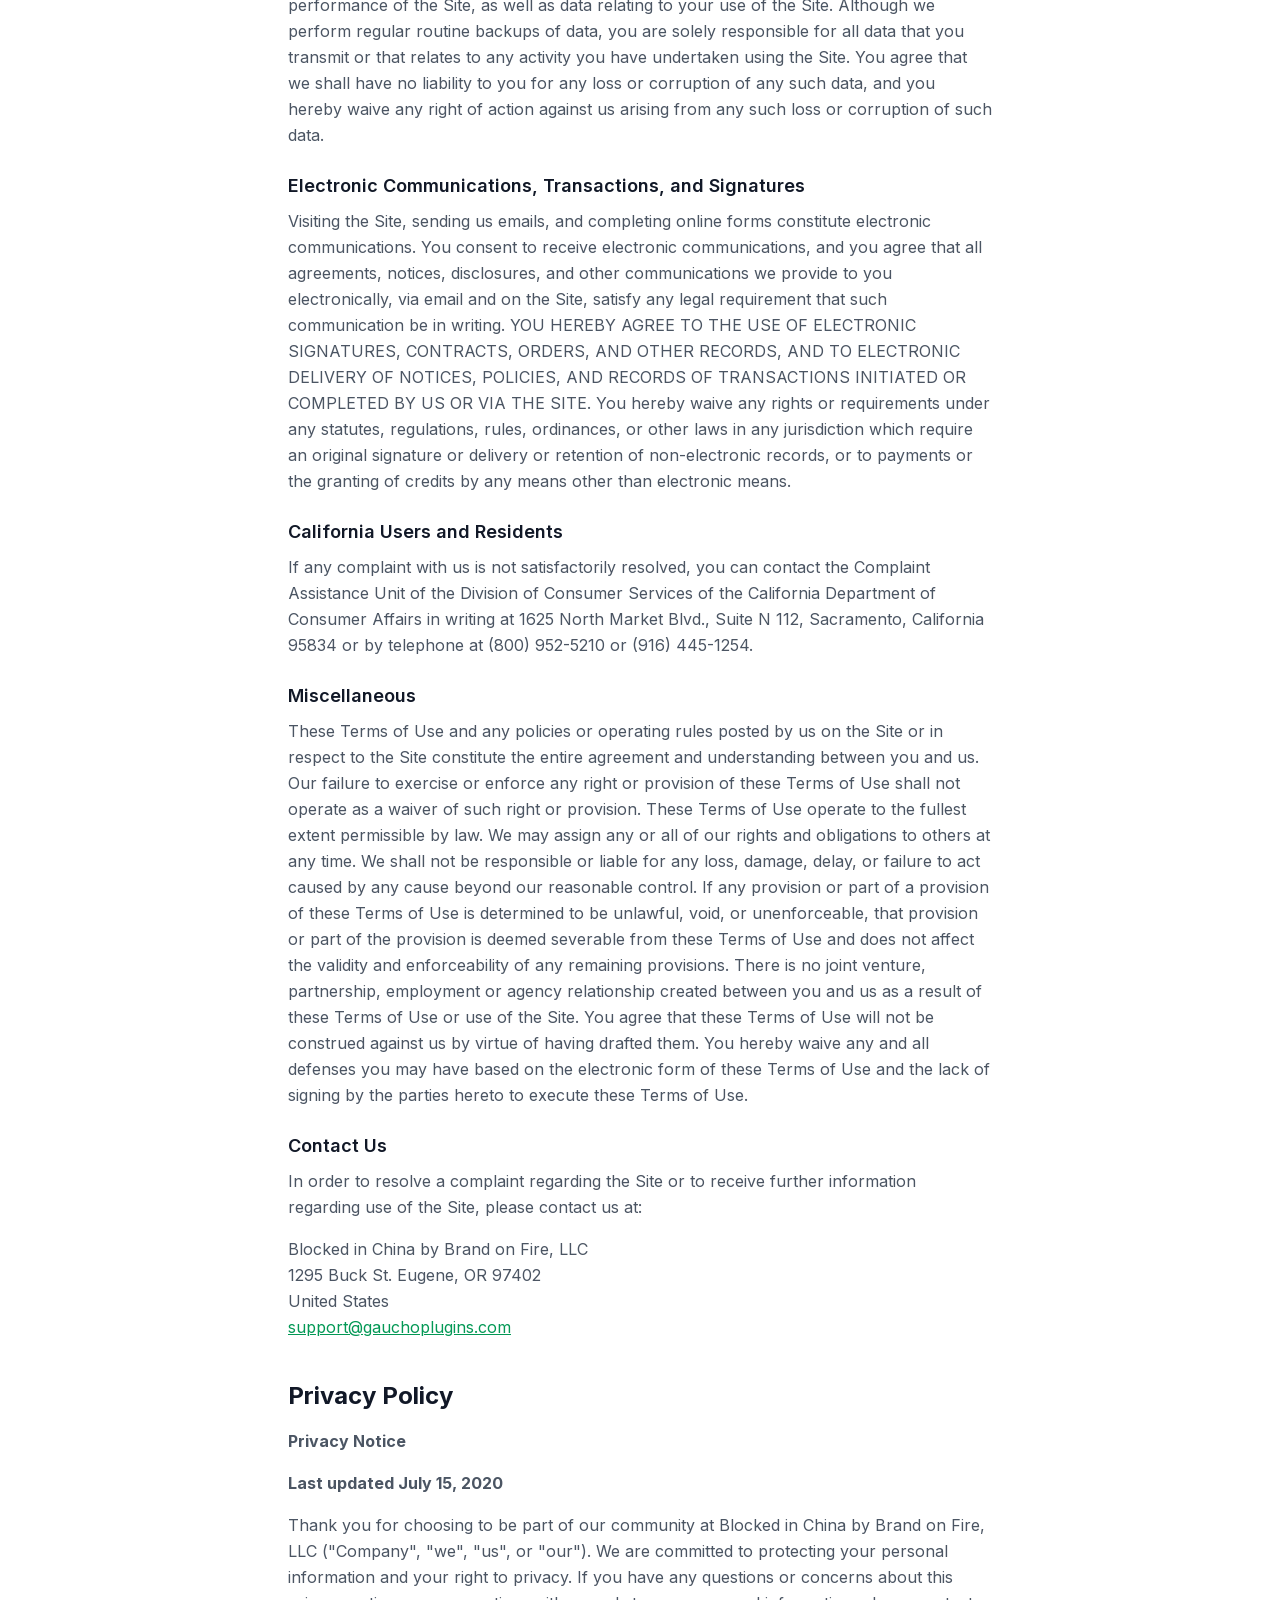
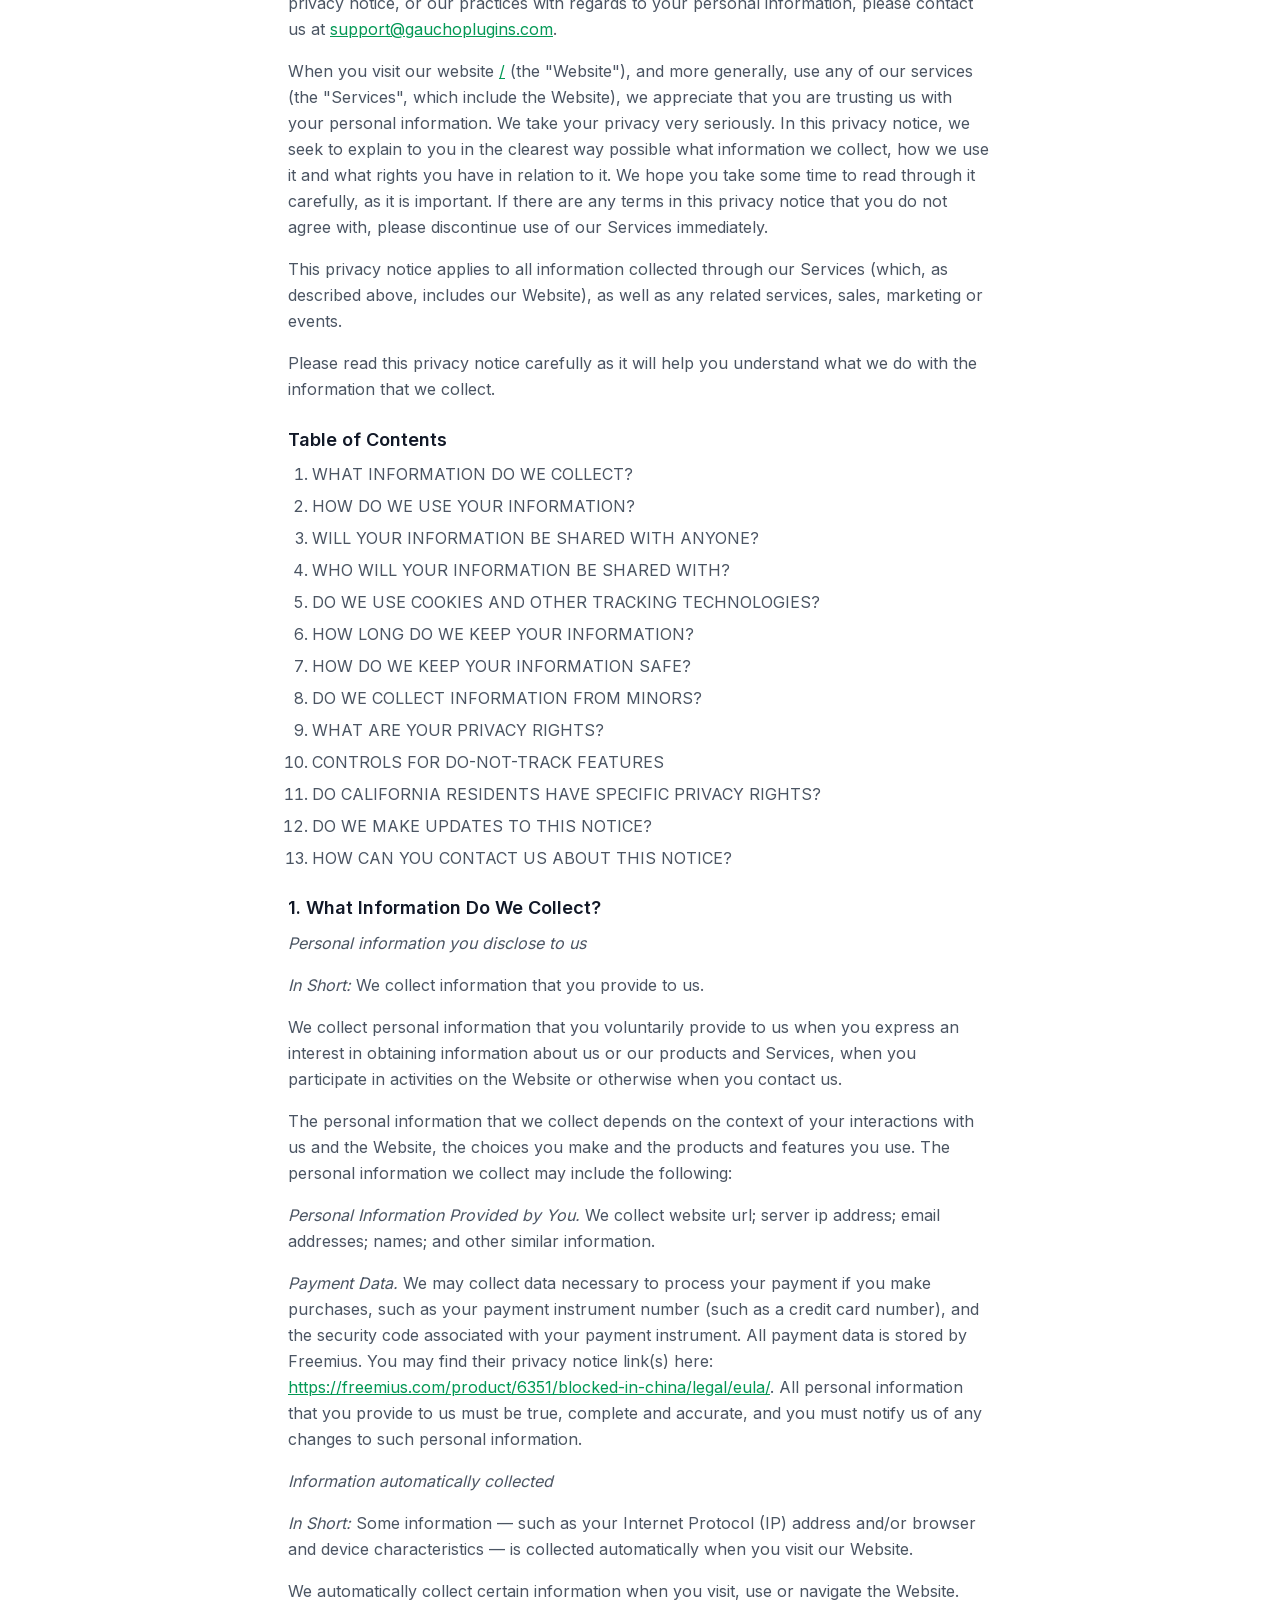
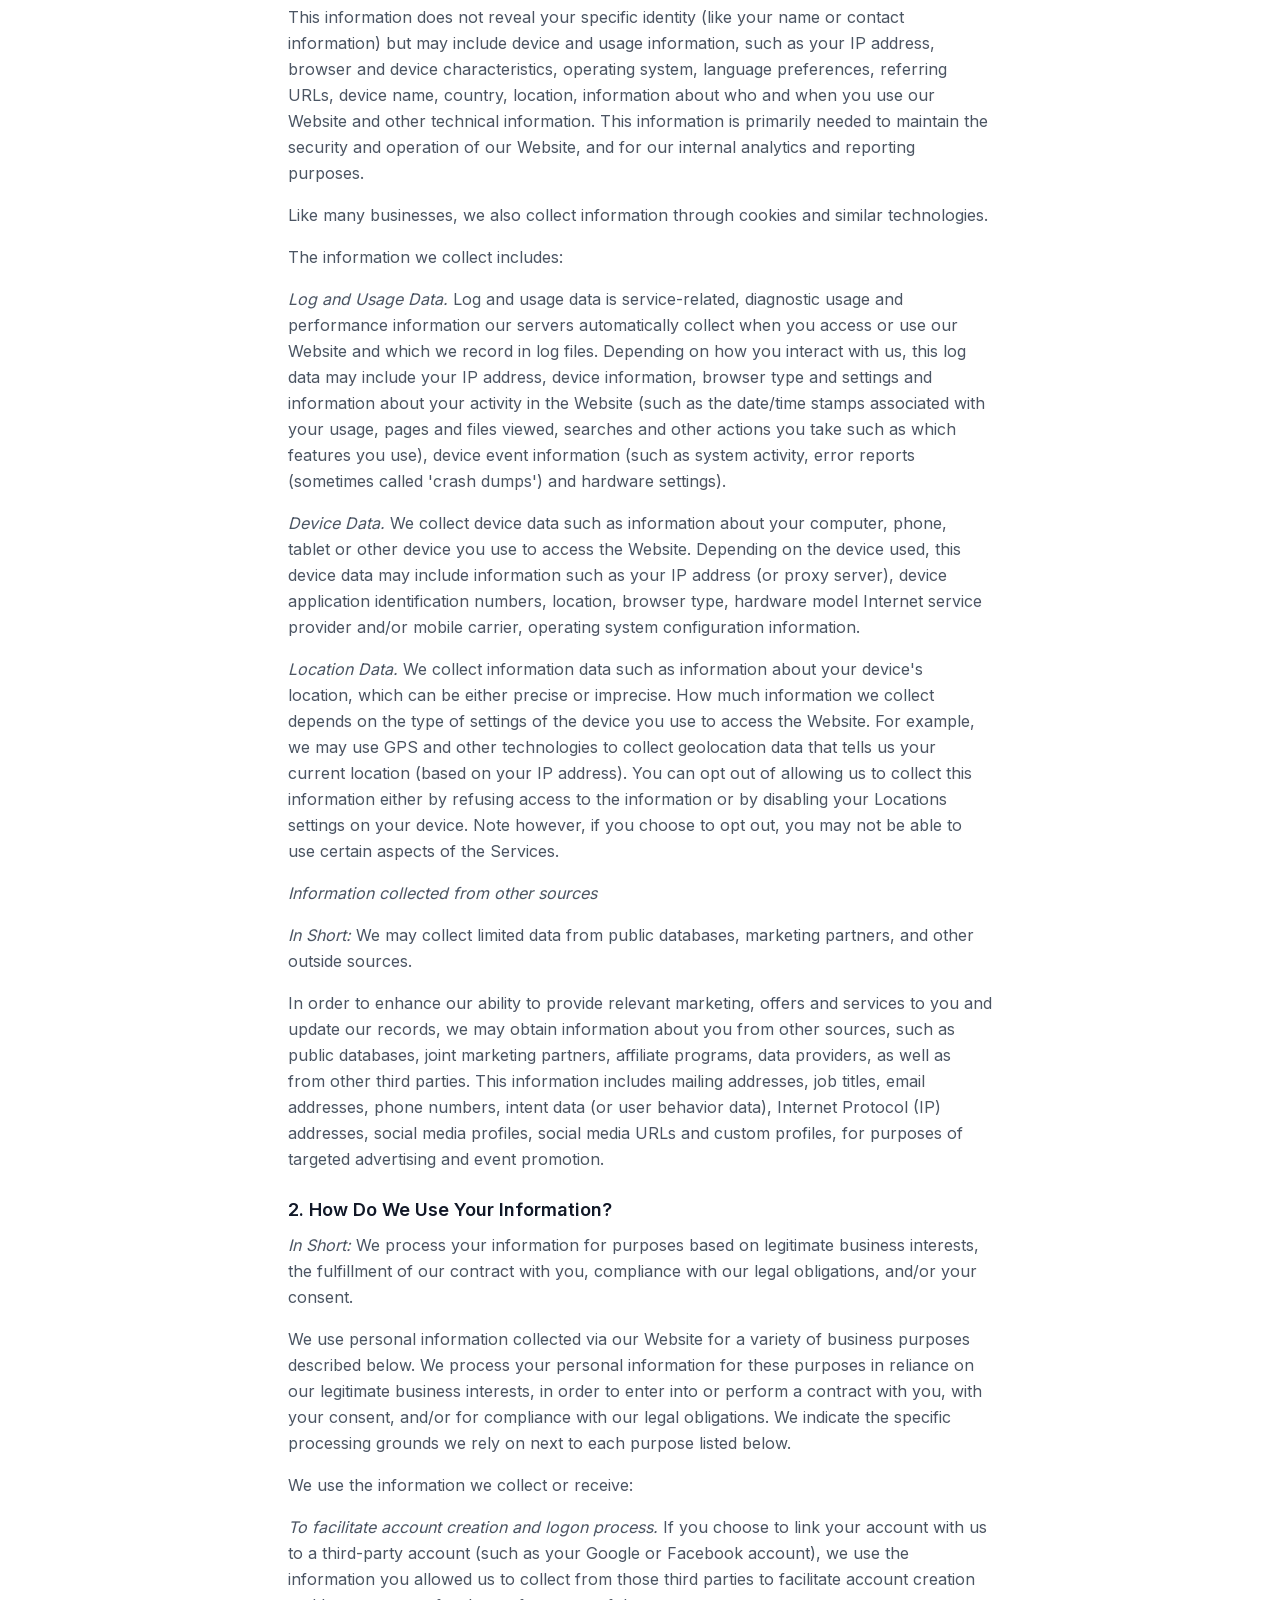
<file: terms-conditions-privacy-policy/index.html>
<!doctype html><html lang="en" class="scroll-smooth" data-bofp="0"><head><meta charset="utf-8"><link rel="icon" href="/assets/img/bic-icon.svg" type="image/svg+xml"><link rel="apple-touch-icon" href="/assets/img/bic-icon.svg"><meta name="viewport" content="width=device-width, initial-scale=1"><title>Terms &amp; Privacy — Blocked in China</title><meta name="description" content="Terms of Use and Privacy Policy for the Blocked in China WordPress plugin."><link rel="canonical" href="/terms-conditions-privacy-policy/"><meta property="og:type" content="website"><meta property="og:title" content="Terms &amp; Privacy — Blocked in China"><meta property="og:description" content="Terms of Use and Privacy Policy for the Blocked in China WordPress plugin."><meta property="og:url" content="/terms-conditions-privacy-policy/"><meta property="og:site_name" content="Blocked in China"><meta property="og:image" content="/assets/img/checker-screenshot.png"><meta name="twitter:card" content="summary_large_image"><meta name="twitter:title" content="Terms &amp; Privacy — Blocked in China"><meta name="twitter:description" content="Terms of Use and Privacy Policy for the Blocked in China WordPress plugin."><link rel="stylesheet" href="../style.css"><style>[data-bofp="1"]{background-color:rgb(255, 255, 255)!important;color:rgb(31, 41, 55)!important}[data-bofp="2"]{background-color:rgba(17, 24, 39, 0.95)!important;color:rgb(31, 41, 55)!important}[data-bofp="3"]{background-color:rgb(248, 250, 252)!important;color:rgb(31, 41, 55)!important}[data-bofp="4"]{background-color:rgb(17, 24, 39)!important;color:rgb(31, 41, 55)!important}[data-bofp="5"]{background-color:rgb(3, 7, 18)!important;color:rgb(156, 163, 175)!important}</style><meta name="robots" content="noindex, nofollow"><style id="bof-noform">form,form *,fieldset,fieldset *,input,textarea,select,label.fusion-form-label,.wpcf7,.wpcf7 *,.fusion-form,.fusion-form *,.fusion-contact-form,.fusion-contact-form *,.elementor-form,.elementor-form *,.gform_wrapper,.gform_wrapper *,[class*="contact-form"],[class*="contact-form"] *,[id*="contact-form"],[id*="contact-form"] *{pointer-events:none!important;cursor:default!important;-webkit-user-select:none!important;user-select:none!important}</style></head><body class="font-sans text-gray-800 bg-white antialiased" data-bofp="1"><div class="gp-strip"><a class="gp-s-bundle">⭐ China Plugins Bundle ⭐</a><a class="gp-s-cpp"><span class="gp-icon"><svg xmlns="http://www.w3.org/2000/svg" viewBox="0 0 55 55"><path fill="#fff" d="M16.8,52.84A27.53,27.53,0,0,1,0,27.5,27.53,27.53,0,0,1,16.8,2.17,27.43,27.43,0,0,1,46.94,8.06a27.47,27.47,0,0,1,0,38.88,27.68,27.68,0,0,1-8.75,5.9,27.58,27.58,0,0,1-21.4,0ZM5,27.5A22.5,22.5,0,1,0,27.5,5,22.52,22.52,0,0,0,5,27.5Zm2.68,0A19.82,19.82,0,1,1,27.5,47.32,19.84,19.84,0,0,1,7.68,27.5Zm10.11-7.88V35.38a1.84,1.84,0,0,0,1.83,1.84H35.38a1.85,1.85,0,0,0,1.84-1.84V19.62a1.85,1.85,0,0,0-1.84-1.84H19.62a1.85,1.85,0,0,0-1.84,1.84h0Zm3.08,14.51V20.87H34.13V34.13Z"></path></svg></span>China Payments Plugin</a><a class="gp-s-sic"><span class="gp-icon"><svg xmlns="http://www.w3.org/2000/svg" viewBox="0 0 75 66"><path fill="#fff" d="M12.547,66a1.055,1.055,0,0,1-.2-.02c-.569-.112-.649-.19-1.17-.7L11,65.116a44.951,44.951,0,0,1-7.673-10.9A34.6,34.6,0,0,1,.5,44.948,37.281,37.281,0,0,1,0,40.433H13.87a24.984,24.984,0,0,0,2.054,7.8,32.464,32.464,0,0,0,4.985,7.153,3.564,3.564,0,0,1,.453,1.259,2.631,2.631,0,0,1-.211,1.2l-7.643,7.767A1.607,1.607,0,0,1,12.547,66Zm50-.01a1.7,1.7,0,0,1-1.039-.484L53.848,57.84a2.621,2.621,0,0,1-.211-1.2,3.552,3.552,0,0,1,.453-1.259,32.411,32.411,0,0,0,4.985-7.153,25.185,25.185,0,0,0,2.054-7.8H75v.01a37.9,37.9,0,0,1-.5,4.5,34.6,34.6,0,0,1-2.831,9.27A44.952,44.952,0,0,1,64,65.116c-.11.106-.2.2-.282.277a1.442,1.442,0,0,1-1.029.586A1.027,1.027,0,0,1,62.542,65.99ZM75,35.889H61.069a23.519,23.519,0,0,0-1.48-6.754,29.844,29.844,0,0,0-3.806-6.386L65.57,12.741l.008.008a36.554,36.554,0,0,1,2.386,2.98,36.3,36.3,0,0,1,4.162,7.328A49.716,49.716,0,0,1,75,35.888Zm-61.069,0H0v-.006A49.8,49.8,0,0,1,2.874,23.056a36.315,36.315,0,0,1,4.162-7.328A35.609,35.609,0,0,1,9.43,12.741l9.788,10.008a29.714,29.714,0,0,0-3.806,6.386,23.751,23.751,0,0,0-1.48,6.753Zm8.487-16.271h0L12.6,9.64l.015-.012a79.218,79.218,0,0,1,6.541-4.654A30.831,30.831,0,0,1,23.9,2.64,38.621,38.621,0,0,1,29.85.829,53.184,53.184,0,0,1,35.378,0V4.8a4.075,4.075,0,0,0-.3.921c-.03.157-.751,3.892-1.642,8.6a18.535,18.535,0,0,0-4.528,1.214,31.123,31.123,0,0,0-6.494,4.083Zm30.241,0h0a31.148,31.148,0,0,0-6.495-4.083,18.493,18.493,0,0,0-4.4-1.2C40.8,9.557,40.007,5.809,40,5.771a4.157,4.157,0,0,0-.3-1.078V0h.016a53.828,53.828,0,0,1,5.512.828A38.585,38.585,0,0,1,51.179,2.64a30.8,30.8,0,0,1,4.743,2.333A79.869,79.869,0,0,1,62.477,9.64L52.66,19.618Z"></path><path fill="#fff" d="M24.431,24.4a2.1,2.1,0,0,0,.485-1.524,3.069,3.069,0,0,0-.5-1.326S11.9,2.959,10.866,1.926A6.775,6.775,0,0,0,9.183.6S4.41-1.286,1.672,1.639.382,8.481.382,8.481s-.011.42,1.348,2.2,19.79,13.7,19.79,13.7a3.088,3.088,0,0,0,1.349.592A2.1,2.1,0,0,0,24.431,24.4Z" transform="translate(37.287 44.82) rotate(-135)"></path></svg></span>Speed in China</a><a href="../index.html" class="gp-s-bic active"><span class="gp-icon"><svg xmlns="http://www.w3.org/2000/svg" viewBox="0 0 448 512"><path fill="#fff" d="M400 256H152V152.9c0-39.6 31.7-72.5 71.3-72.9 40-.4 72.7 32.1 72.7 72v16c0 13.3 10.7 24 24 24h32c13.3 0 24-10.7 24-24v-16C376 68 307.5 0 223.5 0 139.5 0 72 68 72 152v104H48c-26.5 0-48 21.5-48 48v160c0 26.5 21.5 48 48 48h352c26.5 0 48-21.5 48-48V304c0-26.5-21.5-48-48-48zm-176 120c-13.3 0-24-10.7-24-24s10.7-24 24-24 24 10.7 24 24-10.7 24-24 24z"></path></svg></span>Blocked in China</a></div><header class="sticky top-0 z-50 bg-gray-900/95 backdrop-blur-sm border-b border-gray-800 shadow-sm" data-bofp="2"><nav class="max-w-7xl mx-auto px-4 sm:px-6 lg:px-8"><div class="flex items-center justify-between h-16"><a href="../index.html" class="flex items-center gap-2.5" aria-label="Blocked in China home"><img src="../_a/52802d5689e6.svg" alt="Blocked in China" class="w-8 h-8" decoding="sync"><span class="text-lg font-bold text-white tracking-tight">Blocked in <span class="text-brand-400">China</span></span></a><div class="hidden md:flex items-center gap-8"><a href="../index.html" class="text-sm font-medium text-gray-300 hover:text-brand-400 transition-colors">Features</a><a href="../index.html" class="text-sm font-medium text-gray-300 hover:text-brand-400 transition-colors">Pricing</a><a href="../faq/index.html" class="text-sm font-medium text-gray-300 hover:text-brand-400 transition-colors">FAQs</a><a class="text-sm font-medium text-gray-300 hover:text-brand-400 transition-colors">Support</a><a target="_blank" rel="noopener" class="inline-flex items-center px-4 py-2 bg-brand-500 text-white text-sm font-semibold rounded-lg hover:bg-brand-600 transition-colors shadow-sm">Download Free</a></div><button id="mobile-menu-btn" class="md:hidden p-2 text-gray-300 hover:text-brand-400" aria-label="Toggle menu"><svg class="w-6 h-6" fill="none" stroke="currentColor" viewBox="0 0 24 24"><path stroke-linecap="round" stroke-linejoin="round" stroke-width="2" d="M4 6h16M4 12h16M4 18h16"></path></svg></button></div><div id="mobile-menu" class="hidden md:hidden pb-4"><div class="flex flex-col gap-3"><a href="../index.html" class="text-sm font-medium text-gray-300 hover:text-brand-400 py-1">Features</a><a href="../index.html" class="text-sm font-medium text-gray-300 hover:text-brand-400 py-1">Pricing</a><a href="../faq/index.html" class="text-sm font-medium text-gray-300 hover:text-brand-400 py-1">FAQs</a><a class="text-sm font-medium text-gray-300 hover:text-brand-400 py-1">Support</a><a target="_blank" rel="noopener" class="inline-flex items-center justify-center w-full px-4 py-2 bg-brand-500 text-white text-sm font-semibold rounded-lg mt-2">Download Free</a></div></div></nav></header><div class="bg-surface-50 border-b border-gray-100 py-12" data-bofp="3"><div class="max-w-3xl mx-auto px-4 sm:px-6 lg:px-8"><h1 class="text-3xl sm:text-4xl font-bold text-gray-900">Terms of Use &amp; Privacy Policy</h1><p class="mt-3 text-gray-600">The full Terms of Use and Privacy Policy for the Blocked in China WordPress plugin.</p></div></div><main><div class="max-w-3xl mx-auto px-4 sm:px-6 lg:px-8 py-16"><h2 class="text-2xl font-bold text-gray-900 mt-10 mb-4">Terms of Use</h2><p class="text-gray-600 leading-relaxed mb-4"><strong>Last updated August 25, 2022</strong></p><h3 class="text-lg font-semibold text-gray-900 mt-6 mb-2">Agreement to Terms</h3><p class="text-gray-600 leading-relaxed mb-4">These Terms of Use constitute a legally binding agreement made between you, whether personally or on behalf of an entity ("you") and Brand on Fire, LLC DBA Blocked in China ("Company", "we", "us", or "our"), concerning your access to and use of the <a href="../index.html" class="text-brand-600 hover:text-brand-700 underline">/</a> website as well as any other media form, media channel, mobile website or mobile application related, linked, or otherwise connected thereto (collectively, the "Site"). You agree that by accessing the Site, you have read, understood, and agreed to be bound by all of these Terms of Use. IF YOU DO NOT AGREE WITH ALL OF THESE TERMS OF USE, THEN YOU ARE EXPRESSLY PROHIBITED FROM USING THE SITE AND YOU MUST DISCONTINUE USE IMMEDIATELY.</p><p class="text-gray-600 leading-relaxed mb-4">Supplemental terms and conditions or documents that may be posted on the Site from time to time are hereby expressly incorporated herein by reference. We reserve the right, in our sole discretion, to make changes or modifications to these Terms of Use at any time and for any reason. We will alert you about any changes by updating the "Last updated" date of these Terms of Use, and you waive any right to receive specific notice of each such change. It is your responsibility to periodically review these Terms of Use to stay informed of updates. You will be subject to, and will be deemed to have been made aware of and to have accepted, the changes in any revised Terms of Use by your continued use of the Site after the date such revised Terms of Use are posted.</p><p class="text-gray-600 leading-relaxed mb-4">The information provided on the Site is not intended for distribution to or use by any person or entity in any jurisdiction or country where such distribution or use would be contrary to law or regulation or which would subject us to any registration requirement within such jurisdiction or country. Accordingly, those persons who choose to access the Site from other locations do so on their own initiative and are solely responsible for compliance with local laws, if and to the extent local laws are applicable.</p><p class="text-gray-600 leading-relaxed mb-4">The Site is not tailored to comply with industry-specific regulations (Health Insurance Portability and Accountability Act (HIPAA), Federal Information Security Management Act (FISMA), etc.), so if your interactions would be subjected to such laws, you may not use this Site. You may not use the Site in a way that would violate the Gramm-Leach-Bliley Act (GLBA).</p><p class="text-gray-600 leading-relaxed mb-4">The Site is intended for users who are at least 13 years of age. All users who are minors in the jurisdiction in which they reside (generally under the age of 18) must have the permission of, and be directly supervised by, their parent or guardian to use the Site. If you are a minor, you must have your parent or guardian read and agree to these Terms of Use prior to you using the Site.</p><h3 class="text-lg font-semibold text-gray-900 mt-6 mb-2">Intellectual Property Rights</h3><p class="text-gray-600 leading-relaxed mb-4">Unless otherwise indicated, the Site is our proprietary property and all source code, databases, functionality, software, website designs, audio, video, text, photographs, and graphics on the Site (collectively, the "Content") and the trademarks, service marks, and logos contained therein (the "Marks") are owned or controlled by us or licensed to us, and are protected by copyright and trademark laws and various other intellectual property rights and unfair competition laws of the United States, international copyright laws, and international conventions. The Content and the Marks are provided on the Site "AS IS" for your information and personal use only. Except as expressly provided in these Terms of Use, no part of the Site and no Content or Marks may be copied, reproduced, aggregated, republished, uploaded, posted, publicly displayed, encoded, translated, transmitted, distributed, sold, licensed, or otherwise exploited for any commercial purpose whatsoever, without our express prior written permission.</p><p class="text-gray-600 leading-relaxed mb-4">Provided that you are eligible to use the Site, you are granted a limited license to access and use the Site and to download or print a copy of any portion of the Content to which you have properly gained access solely for your personal, non-commercial use. We reserve all rights not expressly granted to you in and to the Site, the Content and the Marks.</p><h3 class="text-lg font-semibold text-gray-900 mt-6 mb-2">User Representations</h3><p class="text-gray-600 leading-relaxed mb-4">By using the Site, you represent and warrant that: (1) you have the legal capacity and you agree to comply with these Terms of Use; (2) you are not under the age of 13; (3) you are not a minor in the jurisdiction in which you reside, or if a minor, you have received parental permission to use the Site; (4) you will not access the Site through automated or non-human means, whether through a bot, script, or otherwise; (5) you will not use the Site for any illegal or unauthorized purpose; and (6) your use of the Site will not violate any applicable law or regulation.</p><p class="text-gray-600 leading-relaxed mb-4">If you provide any information that is untrue, inaccurate, not current, or incomplete, we have the right to suspend or terminate your account and refuse any and all current or future use of the Site (or any portion thereof).</p><h3 class="text-lg font-semibold text-gray-900 mt-6 mb-2">Prohibited Activities</h3><p class="text-gray-600 leading-relaxed mb-4">You may not access or use the Site for any purpose other than that for which we make the Site available. The Site may not be used in connection with any commercial endeavors except those that are specifically endorsed or approved by us.</p><p class="text-gray-600 leading-relaxed mb-4">As a user of the Site, you agree not to:</p><ul class="list-disc pl-6 space-y-2 text-gray-600 mb-4"><li>Systematically retrieve data or other content from the Site to create or compile, directly or indirectly, a collection, compilation, database, or directory without written permission from us.</li><li>Trick, defraud, or mislead us and other users, especially in any attempt to learn sensitive account information such as user passwords.</li><li>Circumvent, disable, or otherwise interfere with security-related features of the Site, including features that prevent or restrict the use or copying of any Content or enforce limitations on the use of the Site and/or the Content contained therein.</li><li>Disparage, tarnish, or otherwise harm, in our opinion, us and/or the Site.</li><li>Use any information obtained from the Site in order to harass, abuse, or harm another person.</li><li>Make improper use of our support services or submit false reports of abuse or misconduct.</li><li>Use the Site in a manner inconsistent with any applicable laws or regulations.</li><li>Use the Site to advertise or offer to sell goods and services.</li><li>Engage in unauthorized framing of or linking to the Site.</li><li>Upload or transmit (or attempt to upload or to transmit) viruses, Trojan horses, or other material, including excessive use of capital letters and spamming (continuous posting of repetitive text), that interferes with any party's uninterrupted use and enjoyment of the Site or modifies, impairs, disrupts, alters, or interferes with the use, features, functions, operation, or maintenance of the Site.</li><li>Engage in any automated use of the system, such as using scripts to send comments or messages, or using any data mining, robots, or similar data gathering and extraction tools.</li><li>Upload or transmit (or attempt to upload or to transmit) any material that acts as a passive or active information collection or transmission mechanism, including without limitation, clear graphics interchange formats ("gifs"), 1×1 pixels, web bugs, cookies, or other similar devices (sometimes referred to as "spyware" or "passive collection mechanisms" or "pcms").</li><li>Interfere with, disrupt, or create an undue burden on the Site or the networks or services connected to the Site.</li><li>Attempt to bypass any measures of the Site designed to prevent or restrict access to the Site, or any portion of the Site.</li><li>Except as may be the result of standard search engine or Internet browser usage, use, launch, develop, or distribute any automated system, including without limitation, any spider, robot, cheat utility, scraper, or offline reader that accesses the Site, or using or launching any unauthorized script or other software.</li><li>Use a buying agent or purchasing agent to make purchases on the Site.</li><li>Make any unauthorized use of the Site, including collecting usernames and/or email addresses of users by electronic or other means for the purpose of sending unsolicited email, or creating user accounts by automated means or under false pretenses.</li><li>Use the Site as part of any effort to compete with us or otherwise use the Site and/or the Content for any revenue-generating endeavor or commercial enterprise.</li></ul><h3 class="text-lg font-semibold text-gray-900 mt-6 mb-2">User Generated Contributions</h3><p class="text-gray-600 leading-relaxed mb-4">The Site does not offer users to submit or post content. We may provide you with the opportunity to create, submit, post, display, transmit, perform, publish, distribute, or broadcast content and materials to us or on the Site, including but not limited to text, writings, video, audio, photographs, graphics, comments, suggestions, or personal information or other material (collectively, "Contributions"). Contributions may be viewable by other users of the Site and through third-party websites. As such, any Contributions you transmit may be treated in accordance with the Site Privacy Policy. When you create or make available any Contributions, you thereby represent and warrant that:</p><ul class="list-disc pl-6 space-y-2 text-gray-600 mb-4"><li>The creation, distribution, transmission, public display, or performance, and the accessing, downloading, or copying of your Contributions do not and will not infringe the proprietary rights, including but not limited to the copyright, patent, trademark, trade secret, or moral rights of any third party.</li><li>You are the creator and owner of or have the necessary licenses, rights, consents, releases, and permissions to use and to authorize us, the Site, and other users of the Site to use your Contributions in any manner contemplated by the Site and these Terms of Use.</li><li>You have the written consent, release, and/or permission of each and every identifiable individual person in your Contributions to use the name or likeness of each and every such identifiable individual person to enable inclusion and use of your Contributions in any manner contemplated by the Site and these Terms of Use.</li><li>Your Contributions are not false, inaccurate, or misleading.</li><li>Your Contributions are not unsolicited or unauthorized advertising, promotional materials, pyramid schemes, chain letters, spam, mass mailings, or other forms of solicitation.</li><li>Your Contributions are not obscene, lewd, lascivious, filthy, violent, harassing, libelous, slanderous, or otherwise objectionable (as determined by us).</li><li>Your Contributions do not ridicule, mock, disparage, intimidate, or abuse anyone.</li><li>Your Contributions do not advocate the violent overthrow of any government or incite, encourage, or threaten physical harm against another.</li><li>Your Contributions do not violate any applicable law, regulation, or rule.</li><li>Your Contributions do not violate the privacy or publicity rights of any third party.</li><li>Your Contributions do not contain any material that solicits personal information from anyone under the age of 18 or exploits people under the age of 18 in a sexual or violent manner.</li><li>Your Contributions do not violate any applicable law concerning child pornography, or otherwise intended to protect the health or well-being of minors;</li><li>Your Contributions do not include any offensive comments that are connected to race, national origin, gender, sexual preference, or physical handicap.</li><li>Your Contributions do not otherwise violate, or link to material that violates, any provision of these Terms of Use, or any applicable law or regulation.</li></ul><p class="text-gray-600 leading-relaxed mb-4">Any use of the Site in violation of the foregoing violates these Terms of Use and may result in, among other things, termination or suspension of your rights to use the Site.</p><h3 class="text-lg font-semibold text-gray-900 mt-6 mb-2">Contribution License</h3><p class="text-gray-600 leading-relaxed mb-4">You and the Site agree that we may access, store, process, and use any information and personal data that you provide following the terms of the Privacy Policy and your choices (including settings).</p><p class="text-gray-600 leading-relaxed mb-4">By submitting suggestions or other feedback regarding the Site, you agree that we can use and share such feedback for any purpose without compensation to you.</p><p class="text-gray-600 leading-relaxed mb-4">We do not assert any ownership over your Contributions. You retain full ownership of all of your Contributions and any intellectual property rights or other proprietary rights associated with your Contributions. We are not liable for any statements or representations in your Contributions provided by you in any area on the Site. You are solely responsible for your Contributions to the Site and you expressly agree to exonerate us from any and all responsibility and to refrain from any legal action against us regarding your Contributions.</p><h3 class="text-lg font-semibold text-gray-900 mt-6 mb-2">Guidelines for Reviews</h3><p class="text-gray-600 leading-relaxed mb-4">We may provide you areas on the Site to leave reviews or ratings. When posting a review, you must comply with the following criteria: (1) you should have firsthand experience with the person/entity being reviewed; (2) your reviews should not contain offensive profanity, or abusive, racist, offensive, or hate language; (3) your reviews should not contain discriminatory references based on religion, race, gender, national origin, age, marital status, sexual orientation, or disability; (4) your reviews should not contain references to illegal activity; (5) you should not be affiliated with competitors if posting negative reviews; (6) you should not make any conclusions as to the legality of conduct; (7) you may not post any false or misleading statements; and (8) you may not organize a campaign encouraging others to post reviews, whether positive or negative.</p><p class="text-gray-600 leading-relaxed mb-4">We may accept, reject, or remove reviews in our sole discretion. We have absolutely no obligation to screen reviews or to delete reviews, even if anyone considers reviews objectionable or inaccurate. Reviews are not endorsed by us, and do not necessarily represent our opinions or the views of any of our affiliates or partners. We do not assume liability for any review or for any claims, liabilities, or losses resulting from any review. By posting a review, you hereby grant to us a perpetual, non-exclusive, worldwide, royalty-free, fully-paid, assignable, and sublicensable right and license to reproduce, modify, translate, transmit by any means, display, perform, and/or distribute all content relating to reviews.</p><h3 class="text-lg font-semibold text-gray-900 mt-6 mb-2">Submissions</h3><p class="text-gray-600 leading-relaxed mb-4">You acknowledge and agree that any questions, comments, suggestions, ideas, feedback, or other information regarding the Site ("Submissions") provided by you to us are non-confidential and shall become our sole property. We shall own exclusive rights, including all intellectual property rights, and shall be entitled to the unrestricted use and dissemination of these Submissions for any lawful purpose, commercial or otherwise, without acknowledgment or compensation to you. You hereby waive all moral rights to any such Submissions, and you hereby warrant that any such Submissions are original with you or that you have the right to submit such Submissions. You agree there shall be no recourse against us for any alleged or actual infringement or misappropriation of any proprietary right in your Submissions.</p><h3 class="text-lg font-semibold text-gray-900 mt-6 mb-2">Third-Party Website and Content</h3><p class="text-gray-600 leading-relaxed mb-4">The Site may contain (or you may be sent via the Site) links to other websites ("Third-Party Websites") as well as articles, photographs, text, graphics, pictures, designs, music, sound, video, information, applications, software, and other content or items belonging to or originating from third parties ("Third-Party Content"). Such Third-Party Websites and Third-Party Content are not investigated, monitored, or checked for accuracy, appropriateness, or completeness by us, and we are not responsible for any Third-Party Websites accessed through the Site or any Third-Party Content posted on, available through, or installed from the Site, including the content, accuracy, offensiveness, opinions, reliability, privacy practices, or other policies of or contained in the Third-Party Websites or the Third-Party Content. Inclusion of, linking to, or permitting the use or installation of any Third-Party Websites or any Third-Party Content does not imply approval or endorsement thereof by us. If you decide to leave the Site and access the Third-Party Websites or to use or install any Third-Party Content, you do so at your own risk, and you should be aware these Terms of Use no longer govern. You should review the applicable terms and policies, including privacy and data gathering practices, of any website to which you navigate from the Site or relating to any applications you use or install from the Site. Any purchases you make through Third-Party Websites will be through other websites and from other companies, and we take no responsibility whatsoever in relation to such purchases which are exclusively between you and the applicable third party. You agree and acknowledge that we do not endorse the products or services offered on Third-Party Websites and you shall hold us harmless from any harm caused by your purchase of such products or services. Additionally, you shall hold us harmless from any losses sustained by you or harm caused to you relating to or resulting in any way from any Third-Party Content or any contact with Third-Party Websites.</p><h3 class="text-lg font-semibold text-gray-900 mt-6 mb-2">Site Management</h3><p class="text-gray-600 leading-relaxed mb-4">We reserve the right, but not the obligation, to: (1) monitor the Site for violations of these Terms of Use; (2) take appropriate legal action against anyone who, in our sole discretion, violates the law or these Terms of Use, including without limitation, reporting such user to law enforcement authorities; (3) in our sole discretion and without limitation, refuse, restrict access to, limit the availability of, or disable (to the extent technologically feasible) any of your Contributions or any portion thereof; (4) in our sole discretion and without limitation, notice, or liability, to remove from the Site or otherwise disable all files and content that are excessive in size or are in any way burdensome to our systems; and (5) otherwise manage the Site in a manner designed to protect our rights and property and to facilitate the proper functioning of the Site.</p><h3 class="text-lg font-semibold text-gray-900 mt-6 mb-2">Privacy Policy</h3><p class="text-gray-600 leading-relaxed mb-4">We care about data privacy and security. By using the Site, you agree to be bound by our Privacy Policy posted on the Site, which is incorporated into these Terms of Use. Please be advised the Site is hosted in the United States. If you access the Site from any other region of the world with laws or other requirements governing personal data collection, use, or disclosure that differ from applicable laws in the United States, then through your continued use of the Site, you are transferring your data to the United States, and you agree to have your data transferred to and processed in the United States. Further, we do not knowingly accept, request, or solicit information from children or knowingly market to children. Therefore, in accordance with the U.S. Children's Online Privacy Protection Act, if we receive actual knowledge that anyone under the age of 13 has provided personal information to us without the requisite and verifiable parental consent, we will delete that information from the Site as quickly as is reasonably practical.</p><h3 class="text-lg font-semibold text-gray-900 mt-6 mb-2">Term and Termination</h3><p class="text-gray-600 leading-relaxed mb-4">These Terms of Use shall remain in full force and effect while you use the Site. WITHOUT LIMITING ANY OTHER PROVISION OF THESE TERMS OF USE, WE RESERVE THE RIGHT TO, IN OUR SOLE DISCRETION AND WITHOUT NOTICE OR LIABILITY, DENY ACCESS TO AND USE OF THE SITE (INCLUDING BLOCKING CERTAIN IP ADDRESSES), TO ANY PERSON FOR ANY REASON OR FOR NO REASON, INCLUDING WITHOUT LIMITATION FOR BREACH OF ANY REPRESENTATION, WARRANTY, OR COVENANT CONTAINED IN THESE TERMS OF USE OR OF ANY APPLICABLE LAW OR REGULATION. WE MAY TERMINATE YOUR USE OR PARTICIPATION IN THE SITE OR DELETE ANY CONTENT OR INFORMATION THAT YOU POSTED AT ANY TIME, WITHOUT WARNING, IN OUR SOLE DISCRETION.</p><p class="text-gray-600 leading-relaxed mb-4">If we terminate or suspend your account for any reason, you are prohibited from registering and creating a new account under your name, a fake or borrowed name, or the name of any third party, even if you may be acting on behalf of the third party. In addition to terminating or suspending your account, we reserve the right to take appropriate legal action, including without limitation pursuing civil, criminal, and injunctive redress.</p><h3 class="text-lg font-semibold text-gray-900 mt-6 mb-2">Modifications and Interruptions</h3><p class="text-gray-600 leading-relaxed mb-4">We reserve the right to change, modify, or remove the contents of the Site at any time or for any reason at our sole discretion without notice. However, we have no obligation to update any information on our Site. We also reserve the right to modify or discontinue all or part of the Site without notice at any time. We will not be liable to you or any third party for any modification, price change, suspension, or discontinuance of the Site.</p><p class="text-gray-600 leading-relaxed mb-4">We cannot guarantee the Site will be available at all times. We may experience hardware, software, or other problems or need to perform maintenance related to the Site, resulting in interruptions, delays, or errors. We reserve the right to change, revise, update, suspend, discontinue, or otherwise modify the Site at any time or for any reason without notice to you. You agree that we have no liability whatsoever for any loss, damage, or inconvenience caused by your inability to access or use the Site during any downtime or discontinuance of the Site. Nothing in these Terms of Use will be construed to obligate us to maintain and support the Site or to supply any corrections, updates, or releases in connection therewith.</p><h3 class="text-lg font-semibold text-gray-900 mt-6 mb-2">Governing Law</h3><p class="text-gray-600 leading-relaxed mb-4">These Terms of Use and your use of the Site are governed by and construed in accordance with the laws of the State of Oregon applicable to agreements made and to be entirely performed within the State of Oregon, without regard to its conflict of law principles.</p><h3 class="text-lg font-semibold text-gray-900 mt-6 mb-2">Dispute Resolution</h3><p class="text-gray-600 leading-relaxed mb-4"><em>Binding Arbitration</em></p><p class="text-gray-600 leading-relaxed mb-4">Any dispute arising out of or in connection with this contract, including any question regarding its existence, validity or termination, shall be referred to and finally resolved by the International Commercial Arbitration Court under the European Arbitration Chamber (Belgium, Brussels, Avenue Louise, 146) according to the Rules of this ICAC, which, as a result of referring to it, is considered as the part of this clause. The number of arbitrators shall be __________. The seat, or legal place, of arbitration shall be __________. The language of the proceedings shall be __________. The governing law of the contract shall be the substantive law of __________.</p><p class="text-gray-600 leading-relaxed mb-4"><em>Restrictions</em></p><p class="text-gray-600 leading-relaxed mb-4">The Parties agree that any arbitration shall be limited to the Dispute between the Parties individually. To the full extent permitted by law, (a) no arbitration shall be joined with any other proceeding; (b) there is no right or authority for any Dispute to be arbitrated on a class-action basis or to utilize class action procedures; and (c) there is no right or authority for any Dispute to be brought in a purported representative capacity on behalf of the general public or any other persons.</p><p class="text-gray-600 leading-relaxed mb-4"><em>Exceptions to Arbitration</em></p><p class="text-gray-600 leading-relaxed mb-4">The Parties agree that the following Disputes are not subject to the above provisions concerning binding arbitration: (a) any Disputes seeking to enforce or protect, or concerning the validity of, any of the intellectual property rights of a Party; (b) any Dispute related to, or arising from, allegations of theft, piracy, invasion of privacy, or unauthorized use; and (c) any claim for injunctive relief. If this provision is found to be illegal or unenforceable, then neither Party will elect to arbitrate any Dispute falling within that portion of this provision found to be illegal or unenforceable and such Dispute shall be decided by a court of competent jurisdiction within the courts listed for jurisdiction above, and the Parties agree to submit to the personal jurisdiction of that court.</p><h3 class="text-lg font-semibold text-gray-900 mt-6 mb-2">Corrections</h3><p class="text-gray-600 leading-relaxed mb-4">There may be information on the Site that contains typographical errors, inaccuracies, or omissions, including descriptions, pricing, availability, and various other information. We reserve the right to correct any errors, inaccuracies, or omissions and to change or update the information on the Site at any time, without prior notice.</p><h3 class="text-lg font-semibold text-gray-900 mt-6 mb-2">Disclaimer</h3><p class="text-gray-600 leading-relaxed mb-4">THE SITE IS PROVIDED ON AN AS-IS AND AS-AVAILABLE BASIS. YOU AGREE THAT YOUR USE OF THE SITE AND OUR SERVICES WILL BE AT YOUR SOLE RISK. TO THE FULLEST EXTENT PERMITTED BY LAW, WE DISCLAIM ALL WARRANTIES, EXPRESS OR IMPLIED, IN CONNECTION WITH THE SITE AND YOUR USE THEREOF, INCLUDING, WITHOUT LIMITATION, THE IMPLIED WARRANTIES OF MERCHANTABILITY, FITNESS FOR A PARTICULAR PURPOSE, AND NON-INFRINGEMENT. WE MAKE NO WARRANTIES OR REPRESENTATIONS ABOUT THE ACCURACY OR COMPLETENESS OF THE SITE'S CONTENT OR THE CONTENT OF ANY WEBSITES LINKED TO THE SITE AND WE WILL ASSUME NO LIABILITY OR RESPONSIBILITY FOR ANY (1) ERRORS, MISTAKES, OR INACCURACIES OF CONTENT AND MATERIALS, (2) PERSONAL INJURY OR PROPERTY DAMAGE, OF ANY NATURE WHATSOEVER, RESULTING FROM YOUR ACCESS TO AND USE OF THE SITE, (3) ANY UNAUTHORIZED ACCESS TO OR USE OF OUR SECURE SERVERS AND/OR ANY AND ALL PERSONAL INFORMATION AND/OR FINANCIAL INFORMATION STORED THEREIN, (4) ANY INTERRUPTION OR CESSATION OF TRANSMISSION TO OR FROM THE SITE, (5) ANY BUGS, VIRUSES, TROJAN HORSES, OR THE LIKE WHICH MAY BE TRANSMITTED TO OR THROUGH THE SITE BY ANY THIRD PARTY, AND/OR (6) ANY ERRORS OR OMISSIONS IN ANY CONTENT AND MATERIALS OR FOR ANY LOSS OR DAMAGE OF ANY KIND INCURRED AS A RESULT OF THE USE OF ANY CONTENT POSTED, TRANSMITTED, OR OTHERWISE MADE AVAILABLE VIA THE SITE. WE DO NOT WARRANT, ENDORSE, GUARANTEE, OR ASSUME RESPONSIBILITY FOR ANY PRODUCT OR SERVICE ADVERTISED OR OFFERED BY A THIRD PARTY THROUGH THE SITE, ANY HYPERLINKED WEBSITE, OR ANY WEBSITE OR MOBILE APPLICATION FEATURED IN ANY BANNER OR OTHER ADVERTISING, AND WE WILL NOT BE A PARTY TO OR IN ANY WAY BE RESPONSIBLE FOR MONITORING ANY TRANSACTION BETWEEN YOU AND ANY THIRD-PARTY PROVIDERS OF PRODUCTS OR SERVICES. AS WITH THE PURCHASE OF A PRODUCT OR SERVICE THROUGH ANY MEDIUM OR IN ANY ENVIRONMENT, YOU SHOULD USE YOUR BEST JUDGMENT AND EXERCISE CAUTION WHERE APPROPRIATE.</p><h3 class="text-lg font-semibold text-gray-900 mt-6 mb-2">Limitations of Liability</h3><p class="text-gray-600 leading-relaxed mb-4">IN NO EVENT WILL WE OR OUR DIRECTORS, EMPLOYEES, OR AGENTS BE LIABLE TO YOU OR ANY THIRD PARTY FOR ANY DIRECT, INDIRECT, CONSEQUENTIAL, EXEMPLARY, INCIDENTAL, SPECIAL, OR PUNITIVE DAMAGES, INCLUDING LOST PROFIT, LOST REVENUE, LOSS OF DATA, OR OTHER DAMAGES ARISING FROM YOUR USE OF THE SITE, EVEN IF WE HAVE BEEN ADVISED OF THE POSSIBILITY OF SUCH DAMAGES. NOTWITHSTANDING ANYTHING TO THE CONTRARY CONTAINED HEREIN, OUR LIABILITY TO YOU FOR ANY CAUSE WHATSOEVER AND REGARDLESS OF THE FORM OF THE ACTION, WILL AT ALL TIMES BE LIMITED TO THE AMOUNT PAID, IF ANY, BY YOU TO US DURING THE ONE (1) MONTH PERIOD PRIOR TO ANY CAUSE OF ACTION ARISING. CERTAIN US STATE LAWS AND INTERNATIONAL LAWS DO NOT ALLOW LIMITATIONS ON IMPLIED WARRANTIES OR THE EXCLUSION OR LIMITATION OF CERTAIN DAMAGES. IF THESE LAWS APPLY TO YOU, SOME OR ALL OF THE ABOVE DISCLAIMERS OR LIMITATIONS MAY NOT APPLY TO YOU, AND YOU MAY HAVE ADDITIONAL RIGHTS.</p><h3 class="text-lg font-semibold text-gray-900 mt-6 mb-2">Indemnification</h3><p class="text-gray-600 leading-relaxed mb-4">You agree to defend, indemnify, and hold us harmless, including our subsidiaries, affiliates, and all of our respective officers, agents, partners, and employees, from and against any loss, damage, liability, claim, or demand, including reasonable attorneys' fees and expenses, made by any third party due to or arising out of: (1) use of the Site; (2) breach of these Terms of Use; (3) any breach of your representations and warranties set forth in these Terms of Use; (4) your violation of the rights of a third party, including but not limited to intellectual property rights; or (5) any overt harmful act toward any other user of the Site with whom you connected via the Site. Notwithstanding the foregoing, we reserve the right, at your expense, to assume the exclusive defense and control of any matter for which you are required to indemnify us, and you agree to cooperate, at your expense, with our defense of such claims. We will use reasonable efforts to notify you of any such claim, action, or proceeding which is subject to this indemnification upon becoming aware of it.</p><h3 class="text-lg font-semibold text-gray-900 mt-6 mb-2">User Data</h3><p class="text-gray-600 leading-relaxed mb-4">We will maintain certain data that you transmit to the Site for the purpose of managing the performance of the Site, as well as data relating to your use of the Site. Although we perform regular routine backups of data, you are solely responsible for all data that you transmit or that relates to any activity you have undertaken using the Site. You agree that we shall have no liability to you for any loss or corruption of any such data, and you hereby waive any right of action against us arising from any such loss or corruption of such data.</p><h3 class="text-lg font-semibold text-gray-900 mt-6 mb-2">Electronic Communications, Transactions, and Signatures</h3><p class="text-gray-600 leading-relaxed mb-4">Visiting the Site, sending us emails, and completing online forms constitute electronic communications. You consent to receive electronic communications, and you agree that all agreements, notices, disclosures, and other communications we provide to you electronically, via email and on the Site, satisfy any legal requirement that such communication be in writing. YOU HEREBY AGREE TO THE USE OF ELECTRONIC SIGNATURES, CONTRACTS, ORDERS, AND OTHER RECORDS, AND TO ELECTRONIC DELIVERY OF NOTICES, POLICIES, AND RECORDS OF TRANSACTIONS INITIATED OR COMPLETED BY US OR VIA THE SITE. You hereby waive any rights or requirements under any statutes, regulations, rules, ordinances, or other laws in any jurisdiction which require an original signature or delivery or retention of non-electronic records, or to payments or the granting of credits by any means other than electronic means.</p><h3 class="text-lg font-semibold text-gray-900 mt-6 mb-2">California Users and Residents</h3><p class="text-gray-600 leading-relaxed mb-4">If any complaint with us is not satisfactorily resolved, you can contact the Complaint Assistance Unit of the Division of Consumer Services of the California Department of Consumer Affairs in writing at 1625 North Market Blvd., Suite N 112, Sacramento, California 95834 or by telephone at (800) 952-5210 or (916) 445-1254.</p><h3 class="text-lg font-semibold text-gray-900 mt-6 mb-2">Miscellaneous</h3><p class="text-gray-600 leading-relaxed mb-4">These Terms of Use and any policies or operating rules posted by us on the Site or in respect to the Site constitute the entire agreement and understanding between you and us. Our failure to exercise or enforce any right or provision of these Terms of Use shall not operate as a waiver of such right or provision. These Terms of Use operate to the fullest extent permissible by law. We may assign any or all of our rights and obligations to others at any time. We shall not be responsible or liable for any loss, damage, delay, or failure to act caused by any cause beyond our reasonable control. If any provision or part of a provision of these Terms of Use is determined to be unlawful, void, or unenforceable, that provision or part of the provision is deemed severable from these Terms of Use and does not affect the validity and enforceability of any remaining provisions. There is no joint venture, partnership, employment or agency relationship created between you and us as a result of these Terms of Use or use of the Site. You agree that these Terms of Use will not be construed against us by virtue of having drafted them. You hereby waive any and all defenses you may have based on the electronic form of these Terms of Use and the lack of signing by the parties hereto to execute these Terms of Use.</p><h3 class="text-lg font-semibold text-gray-900 mt-6 mb-2">Contact Us</h3><p class="text-gray-600 leading-relaxed mb-4">In order to resolve a complaint regarding the Site or to receive further information regarding use of the Site, please contact us at:</p><p class="text-gray-600 leading-relaxed mb-4">
        Blocked in China by Brand on Fire, LLC<br>
        1295 Buck St. Eugene, OR 97402<br>
        United States<br><a href="mailto:support@gauchoplugins.com" class="text-brand-600 hover:text-brand-700 underline">support@gauchoplugins.com</a></p><h2 class="text-2xl font-bold text-gray-900 mt-10 mb-4">Privacy Policy</h2><p class="text-gray-600 leading-relaxed mb-4"><strong>Privacy Notice</strong></p><p class="text-gray-600 leading-relaxed mb-4"><strong>Last updated July 15, 2020</strong></p><p class="text-gray-600 leading-relaxed mb-4">Thank you for choosing to be part of our community at Blocked in China by Brand on Fire, LLC ("Company", "we", "us", or "our"). We are committed to protecting your personal information and your right to privacy. If you have any questions or concerns about this privacy notice, or our practices with regards to your personal information, please contact us at <a href="mailto:support@gauchoplugins.com" class="text-brand-600 hover:text-brand-700 underline">support@gauchoplugins.com</a>.</p><p class="text-gray-600 leading-relaxed mb-4">When you visit our website <a href="../index.html" class="text-brand-600 hover:text-brand-700 underline">/</a> (the "Website"), and more generally, use any of our services (the "Services", which include the Website), we appreciate that you are trusting us with your personal information. We take your privacy very seriously. In this privacy notice, we seek to explain to you in the clearest way possible what information we collect, how we use it and what rights you have in relation to it. We hope you take some time to read through it carefully, as it is important. If there are any terms in this privacy notice that you do not agree with, please discontinue use of our Services immediately.</p><p class="text-gray-600 leading-relaxed mb-4">This privacy notice applies to all information collected through our Services (which, as described above, includes our Website), as well as any related services, sales, marketing or events.</p><p class="text-gray-600 leading-relaxed mb-4">Please read this privacy notice carefully as it will help you understand what we do with the information that we collect.</p><h3 class="text-lg font-semibold text-gray-900 mt-6 mb-2">Table of Contents</h3><ol class="list-decimal pl-6 space-y-2 text-gray-600 mb-4"><li>WHAT INFORMATION DO WE COLLECT?</li><li>HOW DO WE USE YOUR INFORMATION?</li><li>WILL YOUR INFORMATION BE SHARED WITH ANYONE?</li><li>WHO WILL YOUR INFORMATION BE SHARED WITH?</li><li>DO WE USE COOKIES AND OTHER TRACKING TECHNOLOGIES?</li><li>HOW LONG DO WE KEEP YOUR INFORMATION?</li><li>HOW DO WE KEEP YOUR INFORMATION SAFE?</li><li>DO WE COLLECT INFORMATION FROM MINORS?</li><li>WHAT ARE YOUR PRIVACY RIGHTS?</li><li>CONTROLS FOR DO-NOT-TRACK FEATURES</li><li>DO CALIFORNIA RESIDENTS HAVE SPECIFIC PRIVACY RIGHTS?</li><li>DO WE MAKE UPDATES TO THIS NOTICE?</li><li>HOW CAN YOU CONTACT US ABOUT THIS NOTICE?</li></ol><h3 class="text-lg font-semibold text-gray-900 mt-6 mb-2">1. What Information Do We Collect?</h3><p class="text-gray-600 leading-relaxed mb-4"><em>Personal information you disclose to us</em></p><p class="text-gray-600 leading-relaxed mb-4"><em>In Short:</em> We collect information that you provide to us.</p><p class="text-gray-600 leading-relaxed mb-4">We collect personal information that you voluntarily provide to us when you express an interest in obtaining information about us or our products and Services, when you participate in activities on the Website or otherwise when you contact us.</p><p class="text-gray-600 leading-relaxed mb-4">The personal information that we collect depends on the context of your interactions with us and the Website, the choices you make and the products and features you use. The personal information we collect may include the following:</p><p class="text-gray-600 leading-relaxed mb-4"><em>Personal Information Provided by You.</em> We collect website url; server ip address; email addresses; names; and other similar information.</p><p class="text-gray-600 leading-relaxed mb-4"><em>Payment Data.</em> We may collect data necessary to process your payment if you make purchases, such as your payment instrument number (such as a credit card number), and the security code associated with your payment instrument. All payment data is stored by Freemius. You may find their privacy notice link(s) here: <a target="_blank" rel="noopener" class="text-brand-600 hover:text-brand-700 underline">https://freemius.com/product/6351/blocked-in-china/legal/eula/</a>. All personal information that you provide to us must be true, complete and accurate, and you must notify us of any changes to such personal information.</p><p class="text-gray-600 leading-relaxed mb-4"><em>Information automatically collected</em></p><p class="text-gray-600 leading-relaxed mb-4"><em>In Short:</em> Some information — such as your Internet Protocol (IP) address and/or browser and device characteristics — is collected automatically when you visit our Website.</p><p class="text-gray-600 leading-relaxed mb-4">We automatically collect certain information when you visit, use or navigate the Website. This information does not reveal your specific identity (like your name or contact information) but may include device and usage information, such as your IP address, browser and device characteristics, operating system, language preferences, referring URLs, device name, country, location, information about who and when you use our Website and other technical information. This information is primarily needed to maintain the security and operation of our Website, and for our internal analytics and reporting purposes.</p><p class="text-gray-600 leading-relaxed mb-4">Like many businesses, we also collect information through cookies and similar technologies.</p><p class="text-gray-600 leading-relaxed mb-4">The information we collect includes:</p><p class="text-gray-600 leading-relaxed mb-4"><em>Log and Usage Data.</em> Log and usage data is service-related, diagnostic usage and performance information our servers automatically collect when you access or use our Website and which we record in log files. Depending on how you interact with us, this log data may include your IP address, device information, browser type and settings and information about your activity in the Website (such as the date/time stamps associated with your usage, pages and files viewed, searches and other actions you take such as which features you use), device event information (such as system activity, error reports (sometimes called 'crash dumps') and hardware settings).</p><p class="text-gray-600 leading-relaxed mb-4"><em>Device Data.</em> We collect device data such as information about your computer, phone, tablet or other device you use to access the Website. Depending on the device used, this device data may include information such as your IP address (or proxy server), device application identification numbers, location, browser type, hardware model Internet service provider and/or mobile carrier, operating system configuration information.</p><p class="text-gray-600 leading-relaxed mb-4"><em>Location Data.</em> We collect information data such as information about your device's location, which can be either precise or imprecise. How much information we collect depends on the type of settings of the device you use to access the Website. For example, we may use GPS and other technologies to collect geolocation data that tells us your current location (based on your IP address). You can opt out of allowing us to collect this information either by refusing access to the information or by disabling your Locations settings on your device. Note however, if you choose to opt out, you may not be able to use certain aspects of the Services.</p><p class="text-gray-600 leading-relaxed mb-4"><em>Information collected from other sources</em></p><p class="text-gray-600 leading-relaxed mb-4"><em>In Short:</em> We may collect limited data from public databases, marketing partners, and other outside sources.</p><p class="text-gray-600 leading-relaxed mb-4">In order to enhance our ability to provide relevant marketing, offers and services to you and update our records, we may obtain information about you from other sources, such as public databases, joint marketing partners, affiliate programs, data providers, as well as from other third parties. This information includes mailing addresses, job titles, email addresses, phone numbers, intent data (or user behavior data), Internet Protocol (IP) addresses, social media profiles, social media URLs and custom profiles, for purposes of targeted advertising and event promotion.</p><h3 class="text-lg font-semibold text-gray-900 mt-6 mb-2">2. How Do We Use Your Information?</h3><p class="text-gray-600 leading-relaxed mb-4"><em>In Short:</em> We process your information for purposes based on legitimate business interests, the fulfillment of our contract with you, compliance with our legal obligations, and/or your consent.</p><p class="text-gray-600 leading-relaxed mb-4">We use personal information collected via our Website for a variety of business purposes described below. We process your personal information for these purposes in reliance on our legitimate business interests, in order to enter into or perform a contract with you, with your consent, and/or for compliance with our legal obligations. We indicate the specific processing grounds we rely on next to each purpose listed below.</p><p class="text-gray-600 leading-relaxed mb-4">We use the information we collect or receive:</p><p class="text-gray-600 leading-relaxed mb-4"><em>To facilitate account creation and logon process.</em> If you choose to link your account with us to a third-party account (such as your Google or Facebook account), we use the information you allowed us to collect from those third parties to facilitate account creation and logon process for the performance of the contract.</p><p class="text-gray-600 leading-relaxed mb-4"><em>To post testimonials.</em> We post testimonials on our Website that may contain personal information. Prior to posting a testimonial, we will obtain your consent to use your name and the consent of the testimonial. If you wish to update, or delete your testimonial, please contact us at <a href="mailto:support@gauchoplugins.com" class="text-brand-600 hover:text-brand-700 underline">support@gauchoplugins.com</a> and be sure to include your name, testimonial location, and contact information.</p><p class="text-gray-600 leading-relaxed mb-4"><em>Request feedback.</em> We may use your information to request feedback and to contact you about your use of our Website.</p><p class="text-gray-600 leading-relaxed mb-4"><em>To enable user-to-user communications.</em> We may use your information in order to enable user-to-user communications with each user's consent.</p><p class="text-gray-600 leading-relaxed mb-4"><em>To manage user accounts.</em> We may use your information for the purposes of managing our account and keeping it in working order.</p><p class="text-gray-600 leading-relaxed mb-4"><em>To send administrative information to you.</em> We may use your personal information to send you product, service and new feature information and/or information about changes to our terms, conditions, and policies.</p><p class="text-gray-600 leading-relaxed mb-4"><em>To protect our Services.</em> We may use your information as part of our efforts to keep our Website safe and secure (for example, for fraud monitoring and prevention).</p><p class="text-gray-600 leading-relaxed mb-4"><em>To enforce our terms, conditions and policies for business purposes, to comply with legal and regulatory requirements or in connection with our contract.</em></p><p class="text-gray-600 leading-relaxed mb-4"><em>To respond to legal requests and prevent harm.</em> If we receive a subpoena or other legal request, we may need to inspect the data we hold to determine how to respond.</p><p class="text-gray-600 leading-relaxed mb-4"><em>Fulfill and manage your orders.</em> We may use your information to fulfill and manage your orders, payments, returns, and exchanges made through the Website.</p><p class="text-gray-600 leading-relaxed mb-4"><em>Administer prize draws and competitions.</em> We may use your information to administer prize draws and competitions when you elect to participate in our competitions.</p><p class="text-gray-600 leading-relaxed mb-4"><em>To deliver and facilitate delivery of services to the user.</em> We may use your information to provide you with the requested service.</p><p class="text-gray-600 leading-relaxed mb-4"><em>To respond to user inquiries/offer support to users.</em> We may use your information to respond to your inquiries and solve any potential issues you might have with the use of our Services.</p><p class="text-gray-600 leading-relaxed mb-4"><em>To send you marketing and promotional communications.</em> We and/or our third-party marketing partners may use the personal information you send to us for our marketing purposes, if this is in accordance with your marketing preferences. For example, when expressing an interest in obtaining information about us or our Website, subscribing to marketing or otherwise contacting us, we will collect personal information from you. You can opt-out of our marketing emails at any time (see the "WHAT ARE YOUR PRIVACY RIGHTS" below).</p><p class="text-gray-600 leading-relaxed mb-4"><em>Deliver targeted advertising to you.</em> We may use your information to develop and display personalized content and advertising (and work with third parties who do so) tailored to your interests and/or location and to measure its effectiveness.</p><p class="text-gray-600 leading-relaxed mb-4"><em>For other business purposes.</em> We may use your information for other business purposes, such as data analysis, identifying usage trends, determining the effectiveness of our promotional campaigns and to evaluate and improve our Website, products, marketing and your experience. We may use and store this information in aggregated and anonymized form so that it is not associated with individual end users and does not include personal information. We will not use identifiable personal information without your consent.</p><h3 class="text-lg font-semibold text-gray-900 mt-6 mb-2">3. Will Your Information Be Shared With Anyone?</h3><p class="text-gray-600 leading-relaxed mb-4"><em>In Short:</em> We only share information with your consent, to comply with laws, to provide you with services, to protect your rights, or to fulfill business obligations.</p><p class="text-gray-600 leading-relaxed mb-4">We may process or share your data that we hold based on the following legal basis:</p><p class="text-gray-600 leading-relaxed mb-4"><em>Consent:</em> We may process your data if you have given us specific consent to use your personal information in a specific purpose.</p><p class="text-gray-600 leading-relaxed mb-4"><em>Legitimate Interests:</em> We may process your data when it is reasonably necessary to achieve our legitimate business interests.</p><p class="text-gray-600 leading-relaxed mb-4"><em>Performance of a Contract:</em> Where we have entered into a contract with you, we may process your personal information to fulfill the terms of our contract.</p><p class="text-gray-600 leading-relaxed mb-4"><em>Legal Obligations:</em> We may disclose your information where we are legally required to do so in order to comply with applicable law, governmental requests, a judicial proceeding, court order, or legal process, such as in response to a court order or a subpoena (including in response to public authorities to meet national security or law enforcement requirements).</p><p class="text-gray-600 leading-relaxed mb-4"><em>Vital Interests:</em> We may disclose your information where we believe it is necessary to investigate, prevent, or take action regarding potential violations of our policies, suspected fraud, situations involving potential threats to the safety of any person and illegal activities, or as evidence in litigation in which we are involved.</p><p class="text-gray-600 leading-relaxed mb-4">More specifically, we may need to process your data or share your personal information in the following situations:</p><p class="text-gray-600 leading-relaxed mb-4"><em>Business Transfers.</em> We may share or transfer your information in connection with, or during negotiations of, any merger, sale of company assets, financing, or acquisition of all or a portion of our business to another company.</p><p class="text-gray-600 leading-relaxed mb-4"><em>Vendors, Consultants and Other Third-Party Service Providers.</em> We may share your data with third-party vendors, service providers, contractors or agents who perform services for us or on our behalf and require access to such information to do that work. Examples include: payment processing, data analysis, email delivery, hosting services, customer service and marketing efforts. We may allow selected third parties to use tracking technology on the Website, which will enable them to collect data on our behalf about how you interact with our Website over time. This information may be used to, among other things, analyze and track data, determine the popularity of certain content, pages or features, and better understand online activity. Unless described in this notice, we do not share, sell, rent or trade any of your information with third parties for their promotional purposes. We have contracts in place with our data processors, which are designed to help safegaurd your personal information. This means that they cannot do anything with your personal information unless we have instructed them to do it. They will also not share your personal information with any organization apart from us. They also commit to protect the data they hold on our behalf and to retain it for the period we instruct.</p><h3 class="text-lg font-semibold text-gray-900 mt-6 mb-2">4. Who Will Your Information Be Shared With?</h3><p class="text-gray-600 leading-relaxed mb-4"><em>In Short:</em> We only share information with the following third parties.</p><p class="text-gray-600 leading-relaxed mb-4">We only share and disclose your information with the following third parties. We have categorized each party so that you may easily understand the purpose of our data collection and processing practices. If we have processed your data based on your consent and you wish to revoke your consent, please contact us using the contact details provided in the section below titled "HOW CAN YOU CONTACT US ABOUT THIS NOTICE?".</p><ul class="list-disc pl-6 space-y-2 text-gray-600 mb-4"><li><em>Invoice and Billing</em> — Freemius</li><li><em>Web and Mobile Analytics</em> — Google Analytics</li><li><em>Website Analysis</em> — viewdns.info</li></ul><h3 class="text-lg font-semibold text-gray-900 mt-6 mb-2">5. Do We Use Cookies and Other Tracking Technologies?</h3><p class="text-gray-600 leading-relaxed mb-4"><em>In Short:</em> We may use cookies and other tracking technologies to collect and store your information.</p><p class="text-gray-600 leading-relaxed mb-4">We may use cookies and similar tracking technologies (like web beacons and pixels) to access or store information. Specific information about how we use such technologies and how you can refuse certain cookies is set out in our Cookie Notice.</p><h3 class="text-lg font-semibold text-gray-900 mt-6 mb-2">6. How Long Do We Keep Your Information?</h3><p class="text-gray-600 leading-relaxed mb-4"><em>In Short:</em> We keep your information for as long as necessary to fulfill the purposes outlined in this privacy notice unless otherwise required by law.</p><p class="text-gray-600 leading-relaxed mb-4">We will only keep your personal information for as long as it is necessary for the purposes set out in this privacy notice, unless a longer retention period is required or permitted by law (such as tax, accounting or other legal requirements). No purpose in this notice will require us keeping your personal information for longer than 2 years.</p><p class="text-gray-600 leading-relaxed mb-4">When we have no ongoing legitimate business need to process your personal information, we will either delete or anonymize such information, or, if this is not possible (for example, because your personal information has been stored in backup archives), then we will securely store your personal information and isolate it from any further processing until deletion is possible.</p><h3 class="text-lg font-semibold text-gray-900 mt-6 mb-2">7. How Do We Keep Your Information Safe?</h3><p class="text-gray-600 leading-relaxed mb-4"><em>In Short:</em> We aim to protect your personal information through a system of organizational and technical security measures.</p><p class="text-gray-600 leading-relaxed mb-4">We have implemented appropriate technical and organizational security measures designed to protect the security of any personal information we process. However, despite our safeguards and efforts to secure your information, no electronic transmission over the Internet or information storage technology can be guaranteed to be 100% secure, so we cannot promise or guarantee that hackers, cybercriminals, or other unauthorized third parties will not be able to defeat our security, and improperly collect, access, steal, or modify your information. Although we will do our best to protect your personal information, transmission of personal information to and from our Website is at your own risk. You should only access the Website within a secure environment.</p><h3 class="text-lg font-semibold text-gray-900 mt-6 mb-2">8. Do We Collect Information From Minors?</h3><p class="text-gray-600 leading-relaxed mb-4"><em>In Short:</em> We do not knowingly collect data from or market to children under 18 years of age.</p><p class="text-gray-600 leading-relaxed mb-4">We do not knowingly solicit data from or market to children under 18 years of age. By using the Website, you represent that you are at least 18 or that you are the parent or guardian of such a minor and consent to such minor dependent's use of the Website. If we learn that personal information from users less than 18 years of age has been collected, we will deactivate the account and take reasonable measures to promptly delete such data from our records. If you become aware of any data we may have collected from children under age 18, please contact us at <a href="mailto:support@gauchoplugins.com" class="text-brand-600 hover:text-brand-700 underline">support@gauchoplugins.com</a>.</p><h3 class="text-lg font-semibold text-gray-900 mt-6 mb-2">9. What Are Your Privacy Rights?</h3><p class="text-gray-600 leading-relaxed mb-4"><em>In Short:</em> In some regions, such as the European Economic Area, you have rights that allow you greater access to and control over your personal information. You may review, change, or terminate your account at any time.</p><p class="text-gray-600 leading-relaxed mb-4">In some regions (like the European Economic Area), you have certain rights under applicable data protection laws. These may include the right (i) to request access and obtain a copy of your personal information, (ii) to request rectification or erasure; (iii) to restrict the processing of your personal information; and (iv) if applicable, to data portability. In certain circumstances, you may also have the right to object to the processing of your personal information. To make such a request, please use the contact details provided below. We will consider and act upon any request in accordance with applicable data protection laws.</p><p class="text-gray-600 leading-relaxed mb-4">If we are relying on your consent to process your personal information, you have the right to withdraw your consent at any time. Please note however that this will not affect the lawfulness of the processing before its withdrawal, nor will it affect the processing of your personal information conducted in reliance on lawful processing grounds other than consent.</p><p class="text-gray-600 leading-relaxed mb-4">If you are resident in the European Economic Area and you believe we are unlawfully processing your personal information, you also have the right to complain to your local data protection supervisory authority. You can find their contact details here: <a target="_blank" rel="noopener" class="text-brand-600 hover:text-brand-700 underline">http://ec.europa.eu/justice/data-protection/bodies/authorities/index_en.htm</a>.</p><p class="text-gray-600 leading-relaxed mb-4">If you are resident in Switzerland, the contact details for the data protection authorities are available here: <a target="_blank" rel="noopener" class="text-brand-600 hover:text-brand-700 underline">https://www.edoeb.admin.ch/edoeb/en/home.html</a>.</p><p class="text-gray-600 leading-relaxed mb-4"><em>Cookies and similar technologies:</em> Most Web browsers are set to accept cookies by default. If you prefer, you can usually choose to set your browser to remove cookies and to reject cookies. If you choose to remove cookies or reject cookies, this could affect certain features or services of our Website. To opt-out of interest-based advertising by advertisers on our Website visit <a target="_blank" rel="noopener" class="text-brand-600 hover:text-brand-700 underline">http://www.aboutads.info/choices/</a>.</p><h3 class="text-lg font-semibold text-gray-900 mt-6 mb-2">10. Controls for Do-Not-Track Features</h3><p class="text-gray-600 leading-relaxed mb-4">Most web browsers and some mobile operating systems and mobile applications include a Do-Not-Track ("DNT") feature or setting you can activate to signal your privacy preference not to have data about your online browsing activities monitored and collected. At this stage, no uniform technology standard for recognizing and implementing DNT signals has been finalized. As such, we do not currently respond to DNT browser signals or any other mechanism that automatically communicates your choice not to be tracked online. If a standard for online tracking is adopted that we must follow in the future, we will inform you about that practice in a revised version of this privacy notice.</p><h3 class="text-lg font-semibold text-gray-900 mt-6 mb-2">11. Do California Residents Have Specific Privacy Rights?</h3><p class="text-gray-600 leading-relaxed mb-4"><em>In Short:</em> Yes, if you are a resident of California, you are granted specific rights regarding access to your personal information.</p><p class="text-gray-600 leading-relaxed mb-4">California Civil Code Section 1798.83, also known as the "Shine The Light" law, permits our users who are California residents to request and obtain from us, once a year and free of charge, information about categories of personal information (if any) we disclosed to third parties for direct marketing purposes and the names and addresses of all third parties with which we shared personal information in the immediately preceding calendar year. If you are a California resident and would like to make such a request, please submit your request in writing to us using the contact information provided below.</p><p class="text-gray-600 leading-relaxed mb-4">If you are under 18 years of age, reside in California, and have a registered account with the Website, you have the right to request removal of unwanted data that you publicly post on the Website. To request removal of such data, please contact us using the contact information provided below, and include the email address associated with your account and a statement that you reside in California. We will make sure the data is not publicly displayed on the Website, but please be aware that the data may not be completely or comprehensively removed from all our systems (e.g. backups, etc.).</p><p class="text-gray-600 leading-relaxed mb-4"><em>CCPA Privacy Notice</em></p><p class="text-gray-600 leading-relaxed mb-4">The California Code of Regulations defines a "resident" as:</p><p class="text-gray-600 leading-relaxed mb-4">(1) every individual who is in the State of California for other than a temporary or transitory purpose and<br>(2) every individual who is domiciled in the State of California who is outside the State of California for a temporary or transitory purpose</p><p class="text-gray-600 leading-relaxed mb-4">All other individuals are defined as "non-residents."</p><p class="text-gray-600 leading-relaxed mb-4">If this definition of "resident" applies to you, certain rights and obligations apply regarding your personal information.</p><p class="text-gray-600 leading-relaxed mb-4"><em>What categories of personal information do we collect?</em></p><p class="text-gray-600 leading-relaxed mb-4">We have collected the following categories of personal information in the past twelve (12) months:</p><div class="overflow-x-auto mb-4"><table class="min-w-full text-sm text-left text-gray-600 border border-gray-200"><thead class="bg-surface-50 text-gray-900"><tr><th class="px-4 py-2 border-b border-gray-200 font-semibold">Category</th><th class="px-4 py-2 border-b border-gray-200 font-semibold">Examples</th><th class="px-4 py-2 border-b border-gray-200 font-semibold">Collected</th></tr></thead><tbody><tr><td class="px-4 py-2 border-b border-gray-100 align-top">A. Identifiers</td><td class="px-4 py-2 border-b border-gray-100 align-top">Contact details, such as real name, alias, postal address, telephone or mobile contact number, unique personal identifier, online identifier, Internet Protocol address, email address and account name</td><td class="px-4 py-2 border-b border-gray-100 align-top">YES</td></tr><tr><td class="px-4 py-2 border-b border-gray-100 align-top">B. Personal information categories listed in the California Customer Records statute</td><td class="px-4 py-2 border-b border-gray-100 align-top">Name, contact information, education, employment, employment history and financial information</td><td class="px-4 py-2 border-b border-gray-100 align-top">YES</td></tr><tr><td class="px-4 py-2 border-b border-gray-100 align-top">C. Protected classification characteristics under California or federal law</td><td class="px-4 py-2 border-b border-gray-100 align-top">Gender and date of birth</td><td class="px-4 py-2 border-b border-gray-100 align-top">NO</td></tr><tr><td class="px-4 py-2 border-b border-gray-100 align-top">D. Commercial information</td><td class="px-4 py-2 border-b border-gray-100 align-top">Transaction information, purchase history, financial details and payment information</td><td class="px-4 py-2 border-b border-gray-100 align-top">YES</td></tr><tr><td class="px-4 py-2 border-b border-gray-100 align-top">E. Biometric information</td><td class="px-4 py-2 border-b border-gray-100 align-top">Fingerprints and voiceprints</td><td class="px-4 py-2 border-b border-gray-100 align-top">NO</td></tr><tr><td class="px-4 py-2 border-b border-gray-100 align-top">F. Internet or other similar network activity</td><td class="px-4 py-2 border-b border-gray-100 align-top">Browsing history, search history, online behavior, interest data, and interactions with our and other websites, applications, systems and advertisements</td><td class="px-4 py-2 border-b border-gray-100 align-top">YES</td></tr><tr><td class="px-4 py-2 border-b border-gray-100 align-top">G. Geolocation data</td><td class="px-4 py-2 border-b border-gray-100 align-top">Device location</td><td class="px-4 py-2 border-b border-gray-100 align-top">NO</td></tr><tr><td class="px-4 py-2 border-b border-gray-100 align-top">H. Audio, electronic, visual, thermal, olfactory, or similar information</td><td class="px-4 py-2 border-b border-gray-100 align-top">Images and audio, video or call recordings created in connection with our business activities</td><td class="px-4 py-2 border-b border-gray-100 align-top">NO</td></tr><tr><td class="px-4 py-2 border-b border-gray-100 align-top">I. Professional or employment-related information</td><td class="px-4 py-2 border-b border-gray-100 align-top">Business contact details in order to provide you our services at a business level, job title as well as work history and professional qualifications if you apply for a job with us</td><td class="px-4 py-2 border-b border-gray-100 align-top">NO</td></tr><tr><td class="px-4 py-2 border-b border-gray-100 align-top">J. Education Information</td><td class="px-4 py-2 border-b border-gray-100 align-top">Student records and directory information</td><td class="px-4 py-2 border-b border-gray-100 align-top">NO</td></tr><tr><td class="px-4 py-2 align-top">K. Inferences drawn from other personal information</td><td class="px-4 py-2 align-top">Inferences drawn from any of the collected personal information listed above to create a profile or summary about, for example, an individual's preferences and characteristics</td><td class="px-4 py-2 align-top">NO</td></tr></tbody></table></div><p class="text-gray-600 leading-relaxed mb-4">We may also collect other personal information outside of these categories in instances where you interact with us in-person, online, or by phone or mail in the context of:</p><ul class="list-disc pl-6 space-y-2 text-gray-600 mb-4"><li>Receiving help through our customer support channels</li><li>Participation in customer surveys or contests; and</li><li>Facilitation in the delivery of our Services and to respond to your inquiries</li></ul><p class="text-gray-600 leading-relaxed mb-4"><em>How do we use and share your personal information?</em></p><p class="text-gray-600 leading-relaxed mb-4">More information about our data collection and sharing practices can be found in this privacy notice.</p><p class="text-gray-600 leading-relaxed mb-4">You may contact us by email at <a href="mailto:support@gauchoplugins.com" class="text-brand-600 hover:text-brand-700 underline">support@gauchoplugins.com</a>, or by referring to the contact details at the bottom of this document.</p><p class="text-gray-600 leading-relaxed mb-4">If you are using an authorized agent to exercise your right to opt-out, we may deny a request if the authorized agent does not submit proof that they have been validly authorized to act on your behalf.</p><p class="text-gray-600 leading-relaxed mb-4"><em>Will your information be shared with anyone else?</em></p><p class="text-gray-600 leading-relaxed mb-4">We may disclose your personal information with our service providers pursuant to a written contract between us and each service provider. Each service provider is a for-profit entity that processes the information on our behalf.</p><p class="text-gray-600 leading-relaxed mb-4">The current list of our service providers can be found below.</p><p class="text-gray-600 leading-relaxed mb-4">We may use your personal information for our own business purposes, such as for undertaking internal research for technological development and demonstration. This is not considered to be "selling" of your personal data.</p><p class="text-gray-600 leading-relaxed mb-4">Blocked in China by Brand on Fire, LLC has disclosed the following categories or personal information to third parties for a business or commercial purpose in the preceding twelve (12) months:</p><p class="text-gray-600 leading-relaxed mb-4">Category B. Personal information, as defined in the California Customer Records law, such as your name, contact information, education, employment, employment history and financial information.</p><p class="text-gray-600 leading-relaxed mb-4">The categories of third parties to whom we disclosed personal information for a business or commercial purpose can be found under "WHO WILL YOUR INFORMATION BE SHARED WITH?".</p><p class="text-gray-600 leading-relaxed mb-4"><em>Your rights with respect to your personal data</em></p><p class="text-gray-600 leading-relaxed mb-4"><em>Right to request deletion of the data – Request to delete</em></p><p class="text-gray-600 leading-relaxed mb-4">You can ask for the deletion of your personal information. If you ask us to delete your personal information, we will respect your request and delete your personal information, subject to certain exceptions provided by law, such as (but not limited to) the exercise by another consumer of his or her right to free speech, our compliance requirements resulting from a legal obligation or any processing that may be required to protect against illegal activities.</p><p class="text-gray-600 leading-relaxed mb-4"><em>Right to be informed – Request to know</em></p><p class="text-gray-600 leading-relaxed mb-4">Depending on the circumstances, you have a right to know:</p><ul class="list-disc pl-6 space-y-2 text-gray-600 mb-4"><li>whether we collect and use your personal information;</li><li>the categories of personal information that we collect;</li><li>the purposes for which the collected personal information is used;</li><li>whether we sell your personal information to third parties;</li><li>the categories of personal information that we sold or disclosed for a business purpose;</li><li>the categories of third parties to whom the personal information was sold or disclosed for a business purpose; and</li><li>the business or commercial purpose for collecting or selling personal information.</li></ul><p class="text-gray-600 leading-relaxed mb-4">In accordance with applicable law, we are not obligated to provide or delete consumer information that is de-identified in response to a consumer request or to re-identify individual data to verify a consumer request.</p><p class="text-gray-600 leading-relaxed mb-4"><em>Right to Non-Discrimination for the Exercise of a Consumer's Privacy Rights</em></p><p class="text-gray-600 leading-relaxed mb-4">We will not discriminate against you if you exercise your privacy rights.</p><p class="text-gray-600 leading-relaxed mb-4"><em>Verification process</em></p><p class="text-gray-600 leading-relaxed mb-4">Upon receiving your request, we will need to verify your identity to determine you are the same person about whom we have the information in our system. These verification efforts require us to ask you to provide information so that we can match it with the information you have previously provided us. For instance, depending on the type of request you submit, we may ask you to provide certain information so that we can match the information you provide with the information we already have on file, or we may contact you through a communication method (e.g. phone or email) that you have previously provided to us. We may also use other verification methods as the circumstances dictate.</p><p class="text-gray-600 leading-relaxed mb-4">We will only use personal information provided in your request to verify your identity or authority to make the request. To the extent possible, we will avoid requesting additional information from you for the purposes of verification. If, however, if we cannot verify your identity from the information already maintained by us, we may request that you provide additional information for the purposes of verifying your identity, and for security or fraud-prevention purposes. We will delete such additionally provided information as soon as we finish verifying you.</p><p class="text-gray-600 leading-relaxed mb-4"><em>Other privacy rights</em></p><ul class="list-disc pl-6 space-y-2 text-gray-600 mb-4"><li>you may object to the processing of your personal data</li><li>you may request correction of your personal data if it is incorrect or no longer relevant, or ask to restrict the processing of the data</li><li>you can designate an authorized agent to make a request under the CCPA on your behalf. We may deny a request from an authorized agent that does not submit proof that they have been validly authorized to act on your behalf in accordance with the CCPA.</li><li>you may request to opt-out from future selling of your personal information to third parties. Upon receiving a request to opt-out, we will act upon the request as soon as feasibly possible, but no later than 15 days from the date of the request submission.</li></ul><p class="text-gray-600 leading-relaxed mb-4">To exercise these rights, you can contact us by email at <a href="mailto:support@gauchoplugins.com" class="text-brand-600 hover:text-brand-700 underline">support@gauchoplugins.com</a>, or by referring to the contact details at the bottom of this document. If you have a complaint about how we handle your data, we would like to hear from you.</p><h3 class="text-lg font-semibold text-gray-900 mt-6 mb-2">12. Do We Make Updates to This Notice?</h3><p class="text-gray-600 leading-relaxed mb-4"><em>In Short:</em> Yes, we will update this notice as necessary to stay compliant with relevant laws.</p><p class="text-gray-600 leading-relaxed mb-4">We may update this privacy notice from time to time. The updated version will be indicated by an updated "Revised" date and the updated version will be effective as soon as it is accessible. If we make material changes to this privacy notice, we may notify you either by prominently posting a notice of such changes or by directly sending you a notification. We encourage you to review this privacy notice frequently to be informed of how we are protecting your information.</p><h3 class="text-lg font-semibold text-gray-900 mt-6 mb-2">13. How Can You Contact Us About This Notice?</h3><p class="text-gray-600 leading-relaxed mb-4">If you have questions or comments about this notice, you may email us at <a href="mailto:support@gauchoplugins.com" class="text-brand-600 hover:text-brand-700 underline">support@gauchoplugins.com</a>.</p><h3 class="text-lg font-semibold text-gray-900 mt-6 mb-2">How Can You Review, Update, or Delete the Data We Collect From You?</h3><p class="text-gray-600 leading-relaxed mb-4">Based on the applicable laws of your country, you may have the right to request access to the personal information we collect from you, change that information, or delete it in some circumstances. To request to review, update, or delete your personal information, please visit: <a href="../index.html" class="text-brand-600 hover:text-brand-700 underline">/</a>. We will respond to your request within 30 days.</p><h3 class="text-lg font-semibold text-gray-900 mt-6 mb-2">Conflict of Terms</h3><p class="text-gray-600 leading-relaxed mb-4">Our terms do not supercede the terms of the viewdns.info Privacy Policy, Freemius Privacy Policy, any other 3rd party providers we are using.</p></div></main><section class="py-20 lg:py-28 bg-gray-900" data-bofp="4"><div class="max-w-4xl mx-auto px-4 sm:px-6 lg:px-8 text-center"><h2 class="text-3xl sm:text-4xl font-bold text-white mb-4">Know the moment your site goes dark in China</h2><p class="text-lg text-gray-400 mb-8 max-w-2xl mx-auto">Start free with monthly checks, then upgrade for scheduled monitoring and alerts. 30-day money-back guarantee.</p><div class="flex flex-col sm:flex-row gap-4 justify-center"><a target="_blank" rel="noopener" class="inline-flex items-center justify-center px-8 py-4 bg-brand-500 text-white font-semibold rounded-lg hover:bg-brand-600 transition-colors shadow-lg text-base">Download Free Plugin</a><a href="../index.html" class="inline-flex items-center justify-center px-8 py-4 bg-gray-800 text-white font-semibold rounded-lg hover:bg-gray-700 transition-colors border border-gray-700 text-base">View Pricing →</a></div></div></section><footer class="bg-gray-950 text-gray-400 py-16" data-bofp="5"><div class="max-w-7xl mx-auto px-4 sm:px-6 lg:px-8"><div class="grid sm:grid-cols-2 lg:grid-cols-4 gap-8 mb-12"><div class="sm:col-span-2 lg:col-span-1"><div class="flex items-center gap-2.5 mb-4"><img src="../_a/52802d5689e6.svg" alt="Blocked in China" class="w-8 h-8" decoding="sync"><span class="text-base font-bold text-white tracking-tight">Blocked in China</span></div><p class="text-sm leading-relaxed">Analyze your WordPress site's availability in mainland China.</p></div><div><h4 class="text-white font-semibold mb-4">Product</h4><ul class="space-y-3 text-sm"><li><a href="../index.html" class="hover:text-brand-400 transition-colors">Features</a></li><li><a href="../index.html" class="hover:text-brand-400 transition-colors">Pricing</a></li><li><a target="_blank" rel="noopener" class="hover:text-brand-400 transition-colors">WordPress.org</a></li></ul></div><div><h4 class="text-white font-semibold mb-4">Resources</h4><ul class="space-y-3 text-sm"><li><a target="_blank" rel="noopener" class="hover:text-brand-400 transition-colors">Documentation</a></li><li><a target="_blank" rel="noopener" class="hover:text-brand-400 transition-colors">Support</a></li><li><a target="_blank" rel="noopener" class="hover:text-brand-400 transition-colors">Account</a></li><li><a href="../terms-conditions-privacy-policy/index.html" class="hover:text-brand-400 transition-colors">Terms &amp; Privacy</a></li></ul></div><div><h4 class="text-white font-semibold mb-4">Also by Gaucho Plugins</h4><ul class="space-y-3 text-sm"><li><a target="_blank" rel="noopener" class="hover:text-brand-400 transition-colors">China Plugins Bundle</a></li><li><a target="_blank" rel="noopener" class="hover:text-brand-400 transition-colors">Speed in China</a></li><li><a target="_blank" rel="noopener" class="hover:text-brand-400 transition-colors">China Payments Plugin</a></li></ul></div></div><div class="border-t border-gray-800 pt-8 flex flex-col sm:flex-row items-center justify-between gap-4 text-sm"><p>© 2026 Brand on Fire LLC · Blocked in China. A <a target="_blank" rel="noopener" class="text-gray-300 hover:text-brand-400">Gaucho Plugins</a> brand.</p><div class="flex items-center gap-4"><a target="_blank" rel="noopener" aria-label="Facebook" class="hover:text-brand-400 transition-colors"><svg class="w-5 h-5" fill="currentColor" viewBox="0 0 24 24"><path d="M24 12.07C24 5.4 18.63 0 12 0S0 5.4 0 12.07c0 6.03 4.39 11.03 10.13 11.93v-8.44H7.08v-3.49h3.05V9.41c0-3.02 1.79-4.69 4.53-4.69 1.31 0 2.68.24 2.68.24v2.97h-1.51c-1.49 0-1.96.93-1.96 1.89v2.25h3.33l-.53 3.49h-2.8v8.44C19.61 23.1 24 18.1 24 12.07z"></path></svg></a><a target="_blank" rel="noopener" aria-label="X" class="hover:text-brand-400 transition-colors"><svg class="w-5 h-5" fill="currentColor" viewBox="0 0 24 24"><path d="M18.9 1.15h3.68l-8.04 9.19L24 22.85h-7.41l-5.8-7.58-6.64 7.58H.46l8.6-9.83L0 1.15h7.6l5.24 6.93 6.06-6.93zm-1.29 19.5h2.04L6.49 3.24H4.3L17.61 20.65z"></path></svg></a><a target="_blank" rel="noopener" aria-label="YouTube" class="hover:text-brand-400 transition-colors"><svg class="w-5 h-5" fill="currentColor" viewBox="0 0 24 24"><path d="M23.5 6.2a3.02 3.02 0 00-2.12-2.14C19.5 3.55 12 3.55 12 3.55s-7.5 0-9.38.51A3.02 3.02 0 00.5 6.2C0 8.07 0 12 0 12s0 3.93.5 5.8a3.02 3.02 0 002.12 2.14c1.88.51 9.38.51 9.38.51s7.5 0 9.38-.51a3.02 3.02 0 002.12-2.14C24 15.93 24 12 24 12s0-3.93-.5-5.8zM9.6 15.6V8.4l6.2 3.6-6.2 3.6z"></path></svg></a></div></div></div></footer><div class="fomo-popup fomo-show" role="status" aria-live="polite"><div class="fomo-wrap"><span class="fomo-close" title="Close">×</span><div class="fomo-img fomo-img-square"><img src="../_a/aa06dfcf2549.webp" alt=""></div><div class="fomo-text"><span class="fomo-line1">Most popular: Personal plan</span><span class="fomo-line2">See why users love it</span><span class="fomo-line3">View Pricing →</span></div><a class="fomo-link" href="#"></a></div></div><!-- bof-portfolio-bar --><a href="https://brandonfire.com/portfolio/" id="bof-portfolio-bar" rel="noopener" style="position:fixed;left:0;right:0;bottom:0;z-index:2147483647;display:flex;align-items:center;justify-content:center;gap:14px;flex-wrap:wrap;background:#0a0a0a;color:#ffffff !important;font-family:Inter,-apple-system,BlinkMacSystemFont,'Segoe UI',Roboto,Helvetica,Arial,sans-serif;font-size:14px;font-weight:500;line-height:1;letter-spacing:.2px;padding:15px 18px;text-decoration:none !important;box-shadow:0 -3px 22px rgba(0,0,0,.45);border-top:2px solid #0033e7;box-sizing:border-box;"><img src="[data-uri]" alt="" width="28" height="28" style="display:block;flex:0 0 auto;width:28px;height:28px;"><span style="opacity:.95;color:#fff;">Archived portfolio project by <strong style="font-weight:700;color:#fff;">Brand&nbsp;on&nbsp;Fire</strong></span><span style="background:#0033e7;color:#fff;padding:11px 22px;border-radius:6px;font-weight:700;font-size:14px;white-space:nowrap;box-shadow:0 2px 10px rgba(0,51,231,.4);">View&nbsp;all&nbsp;work&nbsp;&rarr;</span></a><script>(function(){function p(){var b=document.getElementById("bof-portfolio-bar");if(b&&document.body)document.body.style.setProperty("padding-bottom",b.offsetHeight+"px","important");}if(document.readyState!=="loading")p();else document.addEventListener("DOMContentLoaded",p);window.addEventListener("resize",p);})();</script><script>/* Brand on Fire portfolio feedback collector. One shared origin (brand-on-fire.github.io) => one shared
   localStorage; every comment is stamped with the site + page it was written on. Shadow DOM so the host
   site's CSS / pointer-events:none can't touch it. "Export all" copies everything for Claude. */
(function () {
  var K = 'bof_feedback', D = document;
  if (D.getElementById('bof-fb-host')) return;
  function L() { try { return JSON.parse(localStorage.getItem(K)) || []; } catch (e) { return []; } }
  function SV(a) { try { localStorage.setItem(K, JSON.stringify(a)); } catch (e) {} }
  function slug() { var p = location.pathname.split('/').filter(Boolean); return p[0] || '(home)'; }
  function pagePath() { var p = location.pathname.split('/').filter(Boolean); return '/' + p.slice(1).join('/') + (p.length > 1 ? '/' : ''); }
  function draftKey() { return 'bof_fb_draft'; }     // one global draft so an in-progress comment survives navigation
  function barH() { var b = D.getElementById('bof-portfolio-bar'); return b ? b.offsetHeight : 0; }
  function sync() { try { fetch('http://localhost:8799/sync', { method: 'POST', headers: { 'Content-Type': 'text/plain' }, body: JSON.stringify(L()), keepalive: true }).catch(function () {}); } catch (e) {} }
  function counts() { var a = L(), s = slug(), here = a.filter(function (c) { return c.site === s; }).length; return { here: here, total: a.length }; }
  var open = localStorage.getItem('bof_fb_open') === '1';

  var host = D.createElement('div'); host.id = 'bof-fb-host';
  host.style.cssText = 'all:initial;position:fixed;left:0;right:0;bottom:0;z-index:2147483647;pointer-events:none';
  var R = host.attachShadow({ mode: 'open' });
  R.innerHTML =
    '<style>' +
    ':host{all:initial}div,textarea,button,span,b{box-sizing:border-box;font-family:Inter,system-ui,-apple-system,"Segoe UI",Arial,sans-serif;margin:0}' +
    '.tog{position:fixed;right:14px;background:#0033e7;color:#fff;font-weight:700;font-size:13px;padding:9px 14px;border-radius:8px 8px 0 0;cursor:pointer;box-shadow:0 -2px 12px rgba(0,0,0,.45);pointer-events:auto;user-select:none}' +
    '.pan{position:fixed;left:0;right:0;background:#0a0a0a;border-top:2px solid #0033e7;height:158px;padding:8px 12px 10px;display:none;pointer-events:auto}' +
    '.pan.open{display:block}' +
    '.hd{display:flex;align-items:center;gap:8px;color:#fff;font-size:12.5px;margin-bottom:6px}' +
    '.hd b{color:#8bccff;font-weight:700}.hd .pg{color:#9aa3b2}' +
    'textarea{display:block;width:100%;height:74px;background:#16181d;color:#fff;border:1px solid #2a2d35;border-radius:6px;padding:8px;font-size:13px;line-height:1.4;resize:none;pointer-events:auto;-webkit-user-select:text;user-select:text;outline:none}' +
    'textarea:focus{border-color:#0033e7}' +
    '.row{display:flex;gap:8px;align-items:center;margin-top:7px}' +
    'button{border:0;border-radius:6px;padding:8px 14px;font-weight:700;font-size:13px;cursor:pointer;pointer-events:auto}' +
    '.save{background:#0033e7;color:#fff}.exp{background:#16181d;color:#8bccff;border:1px solid #2a2d35}.undo{background:transparent;color:#888;font-weight:600;font-size:12px;padding:6px}' +
    '.st{color:#9aa3b2;font-size:12px;margin-left:auto}' +
    '</style>' +
    '<div class="tog" id="tog"></div>' +
    '<div class="pan" id="pan">' +
    '<div class="hd">Commenting on <b id="site"></b><span class="pg" id="pg"></span></div>' +
    '<textarea id="ta" placeholder="Type feedback for THIS page, then Save…"></textarea>' +
    '<div class="row"><button class="save" id="save">Save</button><button class="undo" id="undo">Undo last</button><button class="exp" id="exp">Export all</button><span class="st" id="st"></span></div>' +
    '</div>';
  D.body.appendChild(host);

  var tog = R.getElementById('tog'), pan = R.getElementById('pan'), ta = R.getElementById('ta');
  R.getElementById('site').textContent = slug();
  R.getElementById('pg').textContent = pagePath();
  ta.value = localStorage.getItem(draftKey()) || '';
  ta.addEventListener('input', function () { localStorage.setItem(draftKey(), ta.value); });
  function refresh() {
    var h = barH(), c = counts();
    pan.style.bottom = h + 'px'; pan.classList.toggle('open', open);
    tog.style.bottom = (open ? 158 + h : h) + 'px';
    tog.textContent = '💬 Feedback (' + c.total + ') ' + (open ? '▾' : '▴');
    R.getElementById('st').textContent = c.here + ' on this site · ' + c.total + ' total';
  }
  tog.addEventListener('click', function () { open = !open; localStorage.setItem('bof_fb_open', open ? '1' : '0'); refresh(); if (open) setTimeout(function () { ta.focus(); }, 0); });
  R.getElementById('save').addEventListener('click', function () {
    var t = ta.value.trim(); if (!t) return;
    var a = L(); a.push({ site: slug(), page: location.pathname, text: t, ts: new Date().toISOString() }); SV(a);
    ta.value = ''; localStorage.removeItem(draftKey()); refresh(); sync();
    var b = R.getElementById('save'); b.textContent = 'Saved ✓ ' + slug(); setTimeout(function () { b.textContent = 'Save'; }, 1100);
  });
  R.getElementById('undo').addEventListener('click', function () {
    var a = L(); if (!a.length) return; var last = a.pop(); SV(a); refresh(); sync();
    var b = R.getElementById('undo'); b.textContent = 'removed'; setTimeout(function () { b.textContent = 'Undo last'; }, 900);
  });
  R.getElementById('exp').addEventListener('click', function () {
    var a = L(); if (!a.length) { alert('No comments saved yet.'); return; }
    var txt = 'PORTFOLIO FEEDBACK (' + a.length + ' comments)\n\n' + a.map(function (c) { return '[' + c.site + c.page + ']\n' + c.text; }).join('\n\n');
    if (navigator.clipboard && navigator.clipboard.writeText) navigator.clipboard.writeText(txt).then(function () { alert('Copied ' + a.length + ' comments — paste to Claude.'); }, function () { window.prompt('Copy all (Cmd+C):', txt); });
    else window.prompt('Copy all (Cmd+C):', txt);
  });
  window.addEventListener('resize', refresh);
  if (D.readyState !== 'loading') { refresh(); sync(); } else D.addEventListener('DOMContentLoaded', function () { refresh(); sync(); });
})();
</script><!-- /bof-portfolio-bar --></body></html>
</file>
<file: style.css>
*,::after,::before{--tw-border-spacing-x:0;--tw-border-spacing-y:0;--tw-translate-x:0;--tw-translate-y:0;--tw-rotate:0;--tw-skew-x:0;--tw-skew-y:0;--tw-scale-x:1;--tw-scale-y:1;--tw-pan-x:;--tw-pan-y:;--tw-pinch-zoom:;--tw-scroll-snap-strictness:proximity;--tw-gradient-from-position:;--tw-gradient-via-position:;--tw-gradient-to-position:;--tw-ordinal:;--tw-slashed-zero:;--tw-numeric-figure:;--tw-numeric-spacing:;--tw-numeric-fraction:;--tw-ring-inset:;--tw-ring-offset-width:0px;--tw-ring-offset-color:#fff;--tw-ring-color:rgba(59,130,246,.5);--tw-ring-offset-shadow:0 0 #0000;--tw-ring-shadow:0 0 #0000;--tw-shadow:0 0 #0000;--tw-shadow-colored:0 0 #0000;--tw-blur:;--tw-brightness:;--tw-contrast:;--tw-grayscale:;--tw-hue-rotate:;--tw-invert:;--tw-saturate:;--tw-sepia:;--tw-drop-shadow:;--tw-backdrop-blur:;--tw-backdrop-brightness:;--tw-backdrop-contrast:;--tw-backdrop-grayscale:;--tw-backdrop-hue-rotate:;--tw-backdrop-invert:;--tw-backdrop-opacity:;--tw-backdrop-saturate:;--tw-backdrop-sepia:;--tw-contain-size:;--tw-contain-layout:;--tw-contain-paint:;--tw-contain-style:;}*,::after,::before{box-sizing:border-box;border:0px solid rgb(229,231,235);}:host,html{line-height:1.5;text-size-adjust:100%;tab-size:4;font-family:Inter,system-ui,sans-serif;font-feature-settings:normal;font-variation-settings:normal;-webkit-tap-highlight-color:transparent;}body{margin:0px;line-height:inherit;}h1,h2,h3,h4,h5,h6{font-size:inherit;font-weight:inherit;}a{color:inherit;text-decoration:inherit;}b,strong{font-weight:bolder;}button,input,optgroup,select,textarea{font-family:inherit;font-feature-settings:inherit;font-variation-settings:inherit;font-size:100%;font-weight:inherit;line-height:inherit;letter-spacing:inherit;color:inherit;margin:0px;padding:0px;}button,select{text-transform:none;}button,input:where([type="button"]),input:where([type="reset"]),input:where([type="submit"]){appearance:button;background-color:transparent;background-image:none;}blockquote,dd,dl,figure,h1,h2,h3,h4,h5,h6,hr,p,pre{margin:0px;}menu,ol,ul{list-style:none;margin:0px;padding:0px;}[role="button"],button{cursor:pointer;}audio,canvas,embed,iframe,img,object,svg,video{display:block;vertical-align:middle;}img,video{max-width:100%;height:auto;}.absolute{position:absolute;}.relative{position:relative;}.sticky{position:sticky;}.-top-3{top:-0.75rem;}.left-1\/2{left:50%;}.top-0{top:0px;}.z-50{z-index:50;}.mx-auto{margin-left:auto;margin-right:auto;}.mb-1{margin-bottom:0.25rem;}.mb-10{margin-bottom:2.5rem;}.mb-12{margin-bottom:3rem;}.mb-16{margin-bottom:4rem;}.mb-2{margin-bottom:0.5rem;}.mb-4{margin-bottom:1rem;}.mb-5{margin-bottom:1.25rem;}.mb-6{margin-bottom:1.5rem;}.mb-8{margin-bottom:2rem;}.mt-0\.5{margin-top:0.125rem;}.mt-2{margin-top:0.5rem;}.mt-5{margin-top:1.25rem;}.mt-8{margin-top:2rem;}.block{display:block;}.flex{display:flex;}.inline-flex{display:inline-flex;}.grid{display:grid;}.hidden{display:none;}.h-10{height:2.5rem;}.h-11{height:2.75rem;}.h-12{height:3rem;}.h-16{height:4rem;}.h-2{height:0.5rem;}.h-5{height:1.25rem;}.h-6{height:1.5rem;}.h-8{height:2rem;}.w-10{width:2.5rem;}.w-11{width:2.75rem;}.w-12{width:3rem;}.w-2{width:0.5rem;}.w-5{width:1.25rem;}.w-6{width:1.5rem;}.w-8{width:2rem;}.w-full{width:100%;}.max-w-2xl{max-width:42rem;}.max-w-4xl{max-width:56rem;}.max-w-5xl{max-width:64rem;}.max-w-7xl{max-width:80rem;}.max-w-xl{max-width:36rem;}.flex-shrink-0{flex-shrink:0;}.flex-grow{flex-grow:1;}.-translate-x-1\/2{--tw-translate-x:-50%;}.-translate-x-1\/2,.transform{transform:translate(var(--tw-translate-x),var(--tw-translate-y)) rotate(var(--tw-rotate)) skewX(var(--tw-skew-x)) skewY(var(--tw-skew-y)) scaleX(var(--tw-scale-x)) scaleY(var(--tw-scale-y));}.flex-col{flex-direction:column;}.flex-wrap{flex-wrap:wrap;}.items-start{align-items:flex-start;}.items-center{align-items:center;}.items-baseline{align-items:baseline;}.justify-center{justify-content:center;}.justify-between{justify-content:space-between;}.gap-1{gap:0.25rem;}.gap-1\.5{gap:0.375rem;}.gap-12{gap:3rem;}.gap-2{gap:0.5rem;}.gap-2\.5{gap:0.625rem;}.gap-3{gap:0.75rem;}.gap-4{gap:1rem;}.gap-6{gap:1.5rem;}.gap-8{gap:2rem;}.space-y-3 >:not([hidden]) ~:not([hidden]){--tw-space-y-reverse:0;margin-top:calc(.75rem*(1 - var(--tw-space-y-reverse)));margin-bottom:calc(.75rem*var(--tw-space-y-reverse));}.scroll-smooth{scroll-behavior:smooth;}.rounded-2xl{border-radius:1rem;}.rounded-full{border-radius:9999px;}.rounded-lg{border-radius:0.5rem;}.rounded-md{border-radius:0.375rem;}.rounded-xl{border-radius:0.75rem;}.border{border-width:1px;}.border-2{border-width:2px;}.border-b{border-bottom-width:1px;}.border-t{border-top-width:1px;}.border-brand-100{--tw-border-opacity:1;border-color:rgb(209 250 223/var(--tw-border-opacity,1));}.border-brand-300{--tw-border-opacity:1;border-color:rgb(108 233 166/var(--tw-border-opacity,1));}.border-brand-400\/30{border-color:rgba(50,213,131,0.3);}.border-brand-500{--tw-border-opacity:1;border-color:rgb(18 183 106/var(--tw-border-opacity,1));}.border-brand-500\/20{border-color:rgba(18,183,106,0.2);}.border-gold-400{--tw-border-opacity:1;border-color:rgb(251 191 36/var(--tw-border-opacity,1));}.border-gray-100{--tw-border-opacity:1;border-color:rgb(243 244 246/var(--tw-border-opacity,1));}.border-gray-200{--tw-border-opacity:1;border-color:rgb(229 231 235/var(--tw-border-opacity,1));}.border-gray-300{--tw-border-opacity:1;border-color:rgb(209 213 219/var(--tw-border-opacity,1));}.border-gray-700{--tw-border-opacity:1;border-color:rgb(55 65 81/var(--tw-border-opacity,1));}.border-gray-800{--tw-border-opacity:1;border-color:rgb(31 41 55/var(--tw-border-opacity,1));}.border-green-500\/30{border-color:rgba(34,197,94,0.3);}.bg-brand-50{--tw-bg-opacity:1;background-color:rgb(236 253 243/var(--tw-bg-opacity,1));}.bg-brand-500{--tw-bg-opacity:1;background-color:rgb(18 183 106/var(--tw-bg-opacity,1));}.bg-brand-600{--tw-bg-opacity:1;background-color:rgb(3 152 85/var(--tw-bg-opacity,1));}.bg-gray-800{--tw-bg-opacity:1;background-color:rgb(31 41 55/var(--tw-bg-opacity,1));}.bg-gray-900{--tw-bg-opacity:1;background-color:rgb(17 24 39/var(--tw-bg-opacity,1));}.bg-gray-900\/60{background-color:rgba(17,24,39,0.6);}.bg-gray-900\/95{background-color:rgba(17,24,39,0.95);}.bg-gray-950{--tw-bg-opacity:1;background-color:rgb(3 7 18/var(--tw-bg-opacity,1));}.bg-green-400{--tw-bg-opacity:1;background-color:rgb(74 222 128/var(--tw-bg-opacity,1));}.bg-green-500\/20{background-color:rgba(34,197,94,0.2);}.bg-surface-50{--tw-bg-opacity:1;background-color:rgb(248 250 252/var(--tw-bg-opacity,1));}.bg-white{--tw-bg-opacity:1;background-color:rgb(255 255 255/var(--tw-bg-opacity,1));}.bg-white\/10{background-color:rgba(255,255,255,0.1);}.bg-yellow-400{--tw-bg-opacity:1;background-color:rgb(250 204 21/var(--tw-bg-opacity,1));}.bg-gradient-to-br{background-image:linear-gradient(to bottom right,var(--tw-gradient-stops));}.from-brand-50{--tw-gradient-from:#ecfdf3 var(--tw-gradient-from-position);--tw-gradient-to:rgba(236,253,243,0) var(--tw-gradient-to-position);--tw-gradient-stops:var(--tw-gradient-from),var(--tw-gradient-to);}.to-gold-50{--tw-gradient-to:#fffbeb var(--tw-gradient-to-position);}.object-cover{object-fit:cover;}.p-2{padding:0.5rem;}.p-4{padding:1rem;}.p-6{padding:1.5rem;}.p-8{padding:2rem;}.px-2\.5{padding-left:0.625rem;padding-right:0.625rem;}.px-3{padding-left:0.75rem;padding-right:0.75rem;}.px-4{padding-left:1rem;padding-right:1rem;}.px-6{padding-left:1.5rem;padding-right:1.5rem;}.px-8{padding-left:2rem;padding-right:2rem;}.py-1{padding-top:0.25rem;padding-bottom:0.25rem;}.py-1\.5{padding-top:0.375rem;padding-bottom:0.375rem;}.py-16{padding-top:4rem;padding-bottom:4rem;}.py-2{padding-top:0.5rem;padding-bottom:0.5rem;}.py-20{padding-top:5rem;padding-bottom:5rem;}.py-3{padding-top:0.75rem;padding-bottom:0.75rem;}.py-3\.5{padding-top:0.875rem;padding-bottom:0.875rem;}.py-4{padding-top:1rem;padding-bottom:1rem;}.py-6{padding-top:1.5rem;padding-bottom:1.5rem;}.pb-20{padding-bottom:5rem;}.pb-4{padding-bottom:1rem;}.pt-16{padding-top:4rem;}.pt-4{padding-top:1rem;}.pt-8{padding-top:2rem;}.text-center{text-align:center;}.font-sans{font-family:Inter,system-ui,sans-serif;}.text-2xl{font-size:1.5rem;line-height:2rem;}.text-3xl{font-size:1.875rem;line-height:2.25rem;}.text-4xl{font-size:2.25rem;line-height:2.5rem;}.text-base{font-size:1rem;line-height:1.5rem;}.text-lg{font-size:1.125rem;line-height:1.75rem;}.text-sm{font-size:0.875rem;line-height:1.25rem;}.text-xs{font-size:0.75rem;line-height:1rem;}.font-bold{font-weight:700;}.font-extrabold{font-weight:800;}.font-medium{font-weight:500;}.font-semibold{font-weight:600;}.uppercase{text-transform:uppercase;}.leading-relaxed{line-height:1.625;}.leading-tight{line-height:1.25;}.tracking-tight{letter-spacing:-0.025em;}.tracking-wide{letter-spacing:0.025em;}.text-brand-100{--tw-text-opacity:1;color:rgb(209 250 223/var(--tw-text-opacity,1));}.text-brand-300{--tw-text-opacity:1;color:rgb(108 233 166/var(--tw-text-opacity,1));}.text-brand-400{--tw-text-opacity:1;color:rgb(50 213 131/var(--tw-text-opacity,1));}.text-brand-50{--tw-text-opacity:1;color:rgb(236 253 243/var(--tw-text-opacity,1));}.text-brand-500{--tw-text-opacity:1;color:rgb(18 183 106/var(--tw-text-opacity,1));}.text-brand-600{--tw-text-opacity:1;color:rgb(3 152 85/var(--tw-text-opacity,1));}.text-brand-700{--tw-text-opacity:1;color:rgb(2 122 72/var(--tw-text-opacity,1));}.text-gold-400{--tw-text-opacity:1;color:rgb(251 191 36/var(--tw-text-opacity,1));}.text-gold-500{--tw-text-opacity:1;color:rgb(245 158 11/var(--tw-text-opacity,1));}.text-gold-600{--tw-text-opacity:1;color:rgb(217 119 6/var(--tw-text-opacity,1));}.text-gray-300{--tw-text-opacity:1;color:rgb(209 213 219/var(--tw-text-opacity,1));}.text-gray-400{--tw-text-opacity:1;color:rgb(156 163 175/var(--tw-text-opacity,1));}.text-gray-500{--tw-text-opacity:1;color:rgb(107 114 128/var(--tw-text-opacity,1));}.text-gray-600{--tw-text-opacity:1;color:rgb(75 85 99/var(--tw-text-opacity,1));}.text-gray-700{--tw-text-opacity:1;color:rgb(55 65 81/var(--tw-text-opacity,1));}.text-gray-800{--tw-text-opacity:1;color:rgb(31 41 55/var(--tw-text-opacity,1));}.text-gray-900{--tw-text-opacity:1;color:rgb(17 24 39/var(--tw-text-opacity,1));}.text-green-300{--tw-text-opacity:1;color:rgb(134 239 172/var(--tw-text-opacity,1));}.text-green-400{--tw-text-opacity:1;color:rgb(74 222 128/var(--tw-text-opacity,1));}.text-green-500{--tw-text-opacity:1;color:rgb(34 197 94/var(--tw-text-opacity,1));}.text-white{--tw-text-opacity:1;color:rgb(255 255 255/var(--tw-text-opacity,1));}.text-white\/90{color:rgba(255,255,255,0.9);}.text-yellow-400{--tw-text-opacity:1;color:rgb(250 204 21/var(--tw-text-opacity,1));}.antialiased{-webkit-font-smoothing:antialiased;}.shadow-2xl{--tw-shadow:0 25px 50px -12px rgba(0,0,0,.25);--tw-shadow-colored:0 25px 50px -12px var(--tw-shadow-color);}.shadow-2xl,.shadow-lg{box-shadow:var(--tw-ring-offset-shadow,0 0 #0000),var(--tw-ring-shadow,0 0 #0000),var(--tw-shadow);}.shadow-lg{--tw-shadow:0 10px 15px -3px rgba(0,0,0,.1),0 4px 6px -4px rgba(0,0,0,.1);--tw-shadow-colored:0 10px 15px -3px var(--tw-shadow-color),0 4px 6px -4px var(--tw-shadow-color);}.shadow-sm{--tw-shadow:0 1px 2px 0 rgba(0,0,0,.05);--tw-shadow-colored:0 1px 2px 0 var(--tw-shadow-color);box-shadow:var(--tw-ring-offset-shadow,0 0 #0000),var(--tw-ring-shadow,0 0 #0000),var(--tw-shadow);}.backdrop-blur-sm{--tw-backdrop-blur:blur(4px);backdrop-filter:var(--tw-backdrop-blur) var(--tw-backdrop-brightness) var(--tw-backdrop-contrast) var(--tw-backdrop-grayscale) var(--tw-backdrop-hue-rotate) var(--tw-backdrop-invert) var(--tw-backdrop-opacity) var(--tw-backdrop-saturate) var(--tw-backdrop-sepia);}.transition-colors{transition-property:color,background-color,border-color,text-decoration-color,fill,stroke;transition-timing-function:cubic-bezier(0.4,0,0.2,1);transition-duration:0.15s;}@media (min-width:640px){.sm\:col-span-2{grid-column:span 2 / span 2;}.sm\:grid-cols-2{grid-template-columns:repeat(2,minmax(0px,1fr));}.sm\:flex-row{flex-direction:row;}.sm\:px-6{padding-left:1.5rem;padding-right:1.5rem;}.sm\:text-4xl{font-size:2.25rem;line-height:2.5rem;}.sm\:text-5xl{font-size:3rem;line-height:1;}}@media (min-width:768px){.md\:flex{display:flex;}.md\:hidden{display:none;}.md\:grid-cols-2{grid-template-columns:repeat(2,minmax(0px,1fr));}}@media (min-width:1024px){.lg\:col-span-1{grid-column:span 1 / span 1;}.lg\:block{display:block;}.lg\:grid-cols-2{grid-template-columns:repeat(2,minmax(0px,1fr));}.lg\:grid-cols-3{grid-template-columns:repeat(3,minmax(0px,1fr));}.lg\:grid-cols-4{grid-template-columns:repeat(4,minmax(0px,1fr));}.lg\:gap-16{gap:4rem;}.lg\:gap-8{gap:2rem;}.lg\:p-12{padding:3rem;}.lg\:px-8{padding-left:2rem;padding-right:2rem;}.lg\:py-28{padding-top:7rem;padding-bottom:7rem;}.lg\:pb-28{padding-bottom:7rem;}.lg\:pt-20{padding-top:5rem;}.lg\:text-3xl{font-size:1.875rem;line-height:2.25rem;}.lg\:text-6xl{font-size:3.75rem;line-height:1;}.lg\:text-xl{font-size:1.25rem;line-height:1.75rem;}}.gp-strip{display:flex;width:100%;height:40px;font-family:"Open Sans",sans-serif;font-size:14px;font-weight:400;z-index:60;position:relative;}.gp-strip a{flex:1 1 0%;display:flex;align-items:center;justify-content:center;gap:6px;color:rgb(252,252,252);text-decoration:none;transition:filter 0.15s;line-height:30px;}.gp-strip .gp-s-bundle{background:rgb(35,75,191);}.gp-strip .gp-s-cpp{background:rgb(140,153,254);}.gp-strip .gp-s-sic{background:rgb(241,97,83);}.gp-strip .gp-s-bic{background:rgb(145,202,129);}.gp-strip .gp-icon{width:16px;height:16px;flex-shrink:0;}.gp-strip .gp-icon svg{width:100%;height:100%;display:block;}@media (max-width:640px){.gp-strip{height:auto;flex-wrap:wrap;font-size:11px;}.gp-strip a{flex:1 1 50%;min-height:36px;gap:4px;padding:7px 4px;line-height:1.2;}.gp-strip .gp-icon{width:12px;height:12px;}}.gradient-hero{background:linear-gradient(135deg,rgb(5,46,26) 0%,rgb(5,96,58) 45%,rgb(18,183,106) 100%);}.card-hover{transition:transform 0.2s,box-shadow 0.2s;}.fade-in{animation:0.6s ease-out 0s 1 normal none running fadeIn;}@keyframes fadeIn{0%{opacity:0;transform:translateY(20px);}100%{opacity:1;transform:translateY(0px);}}@keyframes pulse-dot{0%,100%{opacity:0.6;}50%{opacity:1;}}.pulse-dot{animation:2s ease-in-out 0s infinite normal none running pulse-dot;}.fomo-popup{position:fixed;bottom:-140px;left:15px;min-width:280px;max-width:380px;font-family:-apple-system,BlinkMacSystemFont,"Segoe UI",Roboto,sans-serif;font-size:13px;background:rgb(255,255,255);padding:0px;border-radius:8px;box-shadow:rgba(0,0,0,0.15) 0px 4px 20px;z-index:10000001;opacity:0;transition:bottom 0.5s cubic-bezier(0.4,0,0.2,1),opacity 0.5s;box-sizing:border-box;cursor:pointer;border-left:4px solid rgb(74,144,217);overflow:hidden;}@media (max-width:480px){.fomo-popup{display:none !important;}}*{background-attachment:scroll !important;}summary{display:list-item;}.mt-4{margin-top:1rem;}.max-w-3xl{max-width:48rem;}.cursor-pointer{cursor:pointer;}.list-none{list-style-type:none;}.space-y-4 >:not([hidden]) ~:not([hidden]){--tw-space-y-reverse:0;margin-top:calc(1rem*(1 - var(--tw-space-y-reverse)));margin-bottom:calc(1rem*var(--tw-space-y-reverse));}.py-12{padding-top:3rem;padding-bottom:3rem;}.transition-transform{transition-property:transform;transition-timing-function:cubic-bezier(0.4,0,0.2,1);transition-duration:0.15s;}@media (min-width:640px){.sm\:col-span-2{grid-column:span 2 / span 2;}.sm\:grid-cols-2{grid-template-columns:repeat(2,minmax(0px,1fr));}.sm\:flex-row{flex-direction:row;}.sm\:px-6{padding-left:1.5rem;padding-right:1.5rem;}.sm\:text-4xl{font-size:2.25rem;line-height:2.5rem;}}@media (min-width:768px){.md\:flex{display:flex;}.md\:hidden{display:none;}}@media (min-width:1024px){.lg\:col-span-1{grid-column:span 1 / span 1;}.lg\:grid-cols-4{grid-template-columns:repeat(4,minmax(0px,1fr));}.lg\:px-8{padding-left:2rem;padding-right:2rem;}.lg\:py-28{padding-top:7rem;padding-bottom:7rem;}}table{text-indent:0px;border-color:inherit;border-collapse:collapse;}.mt-10{margin-top:2.5rem;}.mt-3{margin-top:0.75rem;}.mt-6{margin-top:1.5rem;}.min-w-full{min-width:100%;}.list-decimal{list-style-type:decimal;}.list-disc{list-style-type:disc;}.space-y-2 >:not([hidden]) ~:not([hidden]){--tw-space-y-reverse:0;margin-top:calc(.5rem*(1 - var(--tw-space-y-reverse)));margin-bottom:calc(.5rem*var(--tw-space-y-reverse));}.overflow-x-auto{overflow-x:auto;}.pl-6{padding-left:1.5rem;}.text-left{text-align:left;}.align-top{vertical-align:top;}.underline{text-decoration-line:underline;}.fomo-popup.fomo-show{bottom:15px;opacity:1;}.fomo-wrap{display:flex;flex-direction:row;align-items:center;position:relative;padding:10px 12px;}.fomo-img{width:50px;height:50px;min-width:50px;border-radius:50%;overflow:hidden;display:flex;align-items:center;justify-content:center;background:rgb(240,240,240);}.fomo-img img{width:100%;height:100%;object-fit:cover;}.fomo-img-square{border-radius:6px;}.fomo-text{margin:0px 10px;line-height:1.4;flex:1 1 0%;}.fomo-line1{display:block;color:rgb(51,51,51);font-size:12px;}.fomo-line2{display:block;font-weight:700;color:rgb(17,17,17);font-size:13px;}.fomo-line3{display:block;font-size:11px;color:rgb(74,144,217);font-weight:600;margin-top:3px;}.fomo-close{position:absolute;top:-8px;right:-8px;width:20px;height:20px;border-radius:50%;background:rgb(255,255,255);border:1px solid rgb(221,221,221);font-size:14px;line-height:18px;text-align:center;cursor:pointer;opacity:0;transition:opacity 0.2s;color:rgb(102,102,102);z-index:2;}.fomo-link{position:absolute;top:0px;left:0px;width:100%;height:100%;z-index:1;}@font-face{font-family:'Inter';font-style:normal;font-weight:400;font-display:swap;unicode-range:U+0460-052F,U+1C80-1C8A,U+20B4,U+2DE0-2DFF,U+A640-A69F,U+FE2E-FE2F;}@font-face{font-family:'Inter';font-style:normal;font-weight:400;font-display:swap;unicode-range:U+0301,U+0400-045F,U+0490-0491,U+04B0-04B1,U+2116;}@font-face{font-family:'Inter';font-style:normal;font-weight:400;font-display:swap;unicode-range:U+1F00-1FFF;}@font-face{font-family:'Inter';font-style:normal;font-weight:400;font-display:swap;unicode-range:U+0370-0377,U+037A-037F,U+0384-038A,U+038C,U+038E-03A1,U+03A3-03FF;}@font-face{font-family:'Inter';font-style:normal;font-weight:400;font-display:swap;unicode-range:U+0102-0103,U+0110-0111,U+0128-0129,U+0168-0169,U+01A0-01A1,U+01AF-01B0,U+0300-0301,U+0303-0304,U+0308-0309,U+0323,U+0329,U+1EA0-1EF9,U+20AB;}@font-face{font-family:'Inter';font-style:normal;font-weight:400;font-display:swap;unicode-range:U+0100-02BA,U+02BD-02C5,U+02C7-02CC,U+02CE-02D7,U+02DD-02FF,U+0304,U+0308,U+0329,U+1D00-1DBF,U+1E00-1E9F,U+1EF2-1EFF,U+2020,U+20A0-20AB,U+20AD-20C0,U+2113,U+2C60-2C7F,U+A720-A7FF;}@font-face{font-family:'Inter';font-style:normal;font-weight:400;font-display:swap;src:url(_a/1ab1ad55902b.woff2) format('woff2');unicode-range:U+0000-00FF,U+0131,U+0152-0153,U+02BB-02BC,U+02C6,U+02DA,U+02DC,U+0304,U+0308,U+0329,U+2000-206F,U+20AC,U+2122,U+2191,U+2193,U+2212,U+2215,U+FEFF,U+FFFD;}@font-face{font-family:'Inter';font-style:normal;font-weight:500;font-display:swap;unicode-range:U+0460-052F,U+1C80-1C8A,U+20B4,U+2DE0-2DFF,U+A640-A69F,U+FE2E-FE2F;}@font-face{font-family:'Inter';font-style:normal;font-weight:500;font-display:swap;unicode-range:U+0301,U+0400-045F,U+0490-0491,U+04B0-04B1,U+2116;}@font-face{font-family:'Inter';font-style:normal;font-weight:500;font-display:swap;unicode-range:U+1F00-1FFF;}@font-face{font-family:'Inter';font-style:normal;font-weight:500;font-display:swap;unicode-range:U+0370-0377,U+037A-037F,U+0384-038A,U+038C,U+038E-03A1,U+03A3-03FF;}@font-face{font-family:'Inter';font-style:normal;font-weight:500;font-display:swap;unicode-range:U+0102-0103,U+0110-0111,U+0128-0129,U+0168-0169,U+01A0-01A1,U+01AF-01B0,U+0300-0301,U+0303-0304,U+0308-0309,U+0323,U+0329,U+1EA0-1EF9,U+20AB;}@font-face{font-family:'Inter';font-style:normal;font-weight:500;font-display:swap;unicode-range:U+0100-02BA,U+02BD-02C5,U+02C7-02CC,U+02CE-02D7,U+02DD-02FF,U+0304,U+0308,U+0329,U+1D00-1DBF,U+1E00-1E9F,U+1EF2-1EFF,U+2020,U+20A0-20AB,U+20AD-20C0,U+2113,U+2C60-2C7F,U+A720-A7FF;}@font-face{font-family:'Inter';font-style:normal;font-weight:500;font-display:swap;src:url(_a/1ab1ad55902b.woff2) format('woff2');unicode-range:U+0000-00FF,U+0131,U+0152-0153,U+02BB-02BC,U+02C6,U+02DA,U+02DC,U+0304,U+0308,U+0329,U+2000-206F,U+20AC,U+2122,U+2191,U+2193,U+2212,U+2215,U+FEFF,U+FFFD;}@font-face{font-family:'Inter';font-style:normal;font-weight:600;font-display:swap;unicode-range:U+0460-052F,U+1C80-1C8A,U+20B4,U+2DE0-2DFF,U+A640-A69F,U+FE2E-FE2F;}@font-face{font-family:'Inter';font-style:normal;font-weight:600;font-display:swap;unicode-range:U+0301,U+0400-045F,U+0490-0491,U+04B0-04B1,U+2116;}@font-face{font-family:'Inter';font-style:normal;font-weight:600;font-display:swap;unicode-range:U+1F00-1FFF;}@font-face{font-family:'Inter';font-style:normal;font-weight:600;font-display:swap;unicode-range:U+0370-0377,U+037A-037F,U+0384-038A,U+038C,U+038E-03A1,U+03A3-03FF;}@font-face{font-family:'Inter';font-style:normal;font-weight:600;font-display:swap;unicode-range:U+0102-0103,U+0110-0111,U+0128-0129,U+0168-0169,U+01A0-01A1,U+01AF-01B0,U+0300-0301,U+0303-0304,U+0308-0309,U+0323,U+0329,U+1EA0-1EF9,U+20AB;}@font-face{font-family:'Inter';font-style:normal;font-weight:600;font-display:swap;unicode-range:U+0100-02BA,U+02BD-02C5,U+02C7-02CC,U+02CE-02D7,U+02DD-02FF,U+0304,U+0308,U+0329,U+1D00-1DBF,U+1E00-1E9F,U+1EF2-1EFF,U+2020,U+20A0-20AB,U+20AD-20C0,U+2113,U+2C60-2C7F,U+A720-A7FF;}@font-face{font-family:'Inter';font-style:normal;font-weight:600;font-display:swap;src:url(_a/1ab1ad55902b.woff2) format('woff2');unicode-range:U+0000-00FF,U+0131,U+0152-0153,U+02BB-02BC,U+02C6,U+02DA,U+02DC,U+0304,U+0308,U+0329,U+2000-206F,U+20AC,U+2122,U+2191,U+2193,U+2212,U+2215,U+FEFF,U+FFFD;}@font-face{font-family:'Inter';font-style:normal;font-weight:700;font-display:swap;unicode-range:U+0460-052F,U+1C80-1C8A,U+20B4,U+2DE0-2DFF,U+A640-A69F,U+FE2E-FE2F;}@font-face{font-family:'Inter';font-style:normal;font-weight:700;font-display:swap;unicode-range:U+0301,U+0400-045F,U+0490-0491,U+04B0-04B1,U+2116;}@font-face{font-family:'Inter';font-style:normal;font-weight:700;font-display:swap;unicode-range:U+1F00-1FFF;}@font-face{font-family:'Inter';font-style:normal;font-weight:700;font-display:swap;unicode-range:U+0370-0377,U+037A-037F,U+0384-038A,U+038C,U+038E-03A1,U+03A3-03FF;}@font-face{font-family:'Inter';font-style:normal;font-weight:700;font-display:swap;unicode-range:U+0102-0103,U+0110-0111,U+0128-0129,U+0168-0169,U+01A0-01A1,U+01AF-01B0,U+0300-0301,U+0303-0304,U+0308-0309,U+0323,U+0329,U+1EA0-1EF9,U+20AB;}@font-face{font-family:'Inter';font-style:normal;font-weight:700;font-display:swap;unicode-range:U+0100-02BA,U+02BD-02C5,U+02C7-02CC,U+02CE-02D7,U+02DD-02FF,U+0304,U+0308,U+0329,U+1D00-1DBF,U+1E00-1E9F,U+1EF2-1EFF,U+2020,U+20A0-20AB,U+20AD-20C0,U+2113,U+2C60-2C7F,U+A720-A7FF;}@font-face{font-family:'Inter';font-style:normal;font-weight:700;font-display:swap;src:url(_a/1ab1ad55902b.woff2) format('woff2');unicode-range:U+0000-00FF,U+0131,U+0152-0153,U+02BB-02BC,U+02C6,U+02DA,U+02DC,U+0304,U+0308,U+0329,U+2000-206F,U+20AC,U+2122,U+2191,U+2193,U+2212,U+2215,U+FEFF,U+FFFD;}@font-face{font-family:'Inter';font-style:normal;font-weight:800;font-display:swap;unicode-range:U+0460-052F,U+1C80-1C8A,U+20B4,U+2DE0-2DFF,U+A640-A69F,U+FE2E-FE2F;}@font-face{font-family:'Inter';font-style:normal;font-weight:800;font-display:swap;unicode-range:U+0301,U+0400-045F,U+0490-0491,U+04B0-04B1,U+2116;}@font-face{font-family:'Inter';font-style:normal;font-weight:800;font-display:swap;unicode-range:U+1F00-1FFF;}@font-face{font-family:'Inter';font-style:normal;font-weight:800;font-display:swap;unicode-range:U+0370-0377,U+037A-037F,U+0384-038A,U+038C,U+038E-03A1,U+03A3-03FF;}@font-face{font-family:'Inter';font-style:normal;font-weight:800;font-display:swap;unicode-range:U+0102-0103,U+0110-0111,U+0128-0129,U+0168-0169,U+01A0-01A1,U+01AF-01B0,U+0300-0301,U+0303-0304,U+0308-0309,U+0323,U+0329,U+1EA0-1EF9,U+20AB;}@font-face{font-family:'Inter';font-style:normal;font-weight:800;font-display:swap;unicode-range:U+0100-02BA,U+02BD-02C5,U+02C7-02CC,U+02CE-02D7,U+02DD-02FF,U+0304,U+0308,U+0329,U+1D00-1DBF,U+1E00-1E9F,U+1EF2-1EFF,U+2020,U+20A0-20AB,U+20AD-20C0,U+2113,U+2C60-2C7F,U+A720-A7FF;}@font-face{font-family:'Inter';font-style:normal;font-weight:800;font-display:swap;src:url(_a/1ab1ad55902b.woff2) format('woff2');unicode-range:U+0000-00FF,U+0131,U+0152-0153,U+02BB-02BC,U+02C6,U+02DA,U+02DC,U+0304,U+0308,U+0329,U+2000-206F,U+20AC,U+2122,U+2191,U+2193,U+2212,U+2215,U+FEFF,U+FFFD;}@font-face{font-family:'Inter';font-style:normal;font-weight:900;font-display:swap;unicode-range:U+0460-052F,U+1C80-1C8A,U+20B4,U+2DE0-2DFF,U+A640-A69F,U+FE2E-FE2F;}@font-face{font-family:'Inter';font-style:normal;font-weight:900;font-display:swap;unicode-range:U+0301,U+0400-045F,U+0490-0491,U+04B0-04B1,U+2116;}@font-face{font-family:'Inter';font-style:normal;font-weight:900;font-display:swap;unicode-range:U+1F00-1FFF;}@font-face{font-family:'Inter';font-style:normal;font-weight:900;font-display:swap;unicode-range:U+0370-0377,U+037A-037F,U+0384-038A,U+038C,U+038E-03A1,U+03A3-03FF;}@font-face{font-family:'Inter';font-style:normal;font-weight:900;font-display:swap;unicode-range:U+0102-0103,U+0110-0111,U+0128-0129,U+0168-0169,U+01A0-01A1,U+01AF-01B0,U+0300-0301,U+0303-0304,U+0308-0309,U+0323,U+0329,U+1EA0-1EF9,U+20AB;}@font-face{font-family:'Inter';font-style:normal;font-weight:900;font-display:swap;unicode-range:U+0100-02BA,U+02BD-02C5,U+02C7-02CC,U+02CE-02D7,U+02DD-02FF,U+0304,U+0308,U+0329,U+1D00-1DBF,U+1E00-1E9F,U+1EF2-1EFF,U+2020,U+20A0-20AB,U+20AD-20C0,U+2113,U+2C60-2C7F,U+A720-A7FF;}@font-face{font-family:'Inter';font-style:normal;font-weight:900;font-display:swap;src:url(_a/1ab1ad55902b.woff2) format('woff2');unicode-range:U+0000-00FF,U+0131,U+0152-0153,U+02BB-02BC,U+02C6,U+02DA,U+02DC,U+0304,U+0308,U+0329,U+2000-206F,U+20AC,U+2122,U+2191,U+2193,U+2212,U+2215,U+FEFF,U+FFFD;}@font-face{font-family:'Open Sans';font-style:normal;font-weight:400;font-stretch:100%;font-display:swap;unicode-range:U+0460-052F,U+1C80-1C8A,U+20B4,U+2DE0-2DFF,U+A640-A69F,U+FE2E-FE2F;}@font-face{font-family:'Open Sans';font-style:normal;font-weight:400;font-stretch:100%;font-display:swap;unicode-range:U+0301,U+0400-045F,U+0490-0491,U+04B0-04B1,U+2116;}@font-face{font-family:'Open Sans';font-style:normal;font-weight:400;font-stretch:100%;font-display:swap;unicode-range:U+1F00-1FFF;}@font-face{font-family:'Open Sans';font-style:normal;font-weight:400;font-stretch:100%;font-display:swap;unicode-range:U+0370-0377,U+037A-037F,U+0384-038A,U+038C,U+038E-03A1,U+03A3-03FF;}@font-face{font-family:'Open Sans';font-style:normal;font-weight:400;font-stretch:100%;font-display:swap;unicode-range:U+0307-0308,U+0590-05FF,U+200C-2010,U+20AA,U+25CC,U+FB1D-FB4F;}@font-face{font-family:'Open Sans';font-style:normal;font-weight:400;font-stretch:100%;font-display:swap;unicode-range:U+0302-0303,U+0305,U+0307-0308,U+0310,U+0312,U+0315,U+031A,U+0326-0327,U+032C,U+032F-0330,U+0332-0333,U+0338,U+033A,U+0346,U+034D,U+0391-03A1,U+03A3-03A9,U+03B1-03C9,U+03D1,U+03D5-03D6,U+03F0-03F1,U+03F4-03F5,U+2016-2017,U+2034-2038,U+203C,U+2040,U+2043,U+2047,U+2050,U+2057,U+205F,U+2070-2071,U+2074-208E,U+2090-209C,U+20D0-20DC,U+20E1,U+20E5-20EF,U+2100-2112,U+2114-2115,U+2117-2121,U+2123-214F,U+2190,U+2192,U+2194-21AE,U+21B0-21E5,U+21F1-21F2,U+21F4-2211,U+2213-2214,U+2216-22FF,U+2308-230B,U+2310,U+2319,U+231C-2321,U+2336-237A,U+237C,U+2395,U+239B-23B7,U+23D0,U+23DC-23E1,U+2474-2475,U+25AF,U+25B3,U+25B7,U+25BD,U+25C1,U+25CA,U+25CC,U+25FB,U+266D-266F,U+27C0-27FF,U+2900-2AFF,U+2B0E-2B11,U+2B30-2B4C,U+2BFE,U+3030,U+FF5B,U+FF5D,U+1D400-1D7FF,U+1EE00-1EEFF;}@font-face{font-family:'Open Sans';font-style:normal;font-weight:400;font-stretch:100%;font-display:swap;src:url(_a/7d76b22c9585.woff2) format('woff2');unicode-range:U+0001-000C,U+000E-001F,U+007F-009F,U+20DD-20E0,U+20E2-20E4,U+2150-218F,U+2190,U+2192,U+2194-2199,U+21AF,U+21E6-21F0,U+21F3,U+2218-2219,U+2299,U+22C4-22C6,U+2300-243F,U+2440-244A,U+2460-24FF,U+25A0-27BF,U+2800-28FF,U+2921-2922,U+2981,U+29BF,U+29EB,U+2B00-2BFF,U+4DC0-4DFF,U+FFF9-FFFB,U+10140-1018E,U+10190-1019C,U+101A0,U+101D0-101FD,U+102E0-102FB,U+10E60-10E7E,U+1D2C0-1D2D3,U+1D2E0-1D37F,U+1F000-1F0FF,U+1F100-1F1AD,U+1F1E6-1F1FF,U+1F30D-1F30F,U+1F315,U+1F31C,U+1F31E,U+1F320-1F32C,U+1F336,U+1F378,U+1F37D,U+1F382,U+1F393-1F39F,U+1F3A7-1F3A8,U+1F3AC-1F3AF,U+1F3C2,U+1F3C4-1F3C6,U+1F3CA-1F3CE,U+1F3D4-1F3E0,U+1F3ED,U+1F3F1-1F3F3,U+1F3F5-1F3F7,U+1F408,U+1F415,U+1F41F,U+1F426,U+1F43F,U+1F441-1F442,U+1F444,U+1F446-1F449,U+1F44C-1F44E,U+1F453,U+1F46A,U+1F47D,U+1F4A3,U+1F4B0,U+1F4B3,U+1F4B9,U+1F4BB,U+1F4BF,U+1F4C8-1F4CB,U+1F4D6,U+1F4DA,U+1F4DF,U+1F4E3-1F4E6,U+1F4EA-1F4ED,U+1F4F7,U+1F4F9-1F4FB,U+1F4FD-1F4FE,U+1F503,U+1F507-1F50B,U+1F50D,U+1F512-1F513,U+1F53E-1F54A,U+1F54F-1F5FA,U+1F610,U+1F650-1F67F,U+1F687,U+1F68D,U+1F691,U+1F694,U+1F698,U+1F6AD,U+1F6B2,U+1F6B9-1F6BA,U+1F6BC,U+1F6C6-1F6CF,U+1F6D3-1F6D7,U+1F6E0-1F6EA,U+1F6F0-1F6F3,U+1F6F7-1F6FC,U+1F700-1F7FF,U+1F800-1F80B,U+1F810-1F847,U+1F850-1F859,U+1F860-1F887,U+1F890-1F8AD,U+1F8B0-1F8BB,U+1F8C0-1F8C1,U+1F900-1F90B,U+1F93B,U+1F946,U+1F984,U+1F996,U+1F9E9,U+1FA00-1FA6F,U+1FA70-1FA7C,U+1FA80-1FA89,U+1FA8F-1FAC6,U+1FACE-1FADC,U+1FADF-1FAE9,U+1FAF0-1FAF8,U+1FB00-1FBFF;}@font-face{font-family:'Open Sans';font-style:normal;font-weight:400;font-stretch:100%;font-display:swap;unicode-range:U+0102-0103,U+0110-0111,U+0128-0129,U+0168-0169,U+01A0-01A1,U+01AF-01B0,U+0300-0301,U+0303-0304,U+0308-0309,U+0323,U+0329,U+1EA0-1EF9,U+20AB;}@font-face{font-family:'Open Sans';font-style:normal;font-weight:400;font-stretch:100%;font-display:swap;unicode-range:U+0100-02BA,U+02BD-02C5,U+02C7-02CC,U+02CE-02D7,U+02DD-02FF,U+0304,U+0308,U+0329,U+1D00-1DBF,U+1E00-1E9F,U+1EF2-1EFF,U+2020,U+20A0-20AB,U+20AD-20C0,U+2113,U+2C60-2C7F,U+A720-A7FF;}@font-face{font-family:'Open Sans';font-style:normal;font-weight:400;font-stretch:100%;font-display:swap;src:url(_a/70bd360c8fcc.woff2) format('woff2');unicode-range:U+0000-00FF,U+0131,U+0152-0153,U+02BB-02BC,U+02C6,U+02DA,U+02DC,U+0304,U+0308,U+0329,U+2000-206F,U+20AC,U+2122,U+2191,U+2193,U+2212,U+2215,U+FEFF,U+FFFD;}/*BOFH4*/*{background-attachment:scroll!important}.fusion-fullwidth,.fullwidth-box{width:100%!important;position:relative}.parallax-inner,.fusion-bg-parallax{position:absolute!important;inset:0!important;width:100%!important;height:100%!important;background-size:cover!important;background-position:center center!important;transform:none!important;z-index:0!important}.fusion-row:after,.fusion-builder-row:after,.fusion-columns:after,.fusion-builder-column:after,.fusion-clearfix:after,.fusion-footer-widget-area:after{content:"";display:table;clear:both}.fusion-footer,.fusion-footer-widget-area,.fusion-footer-copyright,.fusion-builder-row{clear:both}img{max-width:100%!important;height:auto!important}.flexslider .slides{overflow:hidden!important;width:100%!important}.flexslider .slides>li{width:100%!important;float:none!important}.flexslider .slides>li:nth-child(n+2){display:none!important}html,body{overflow-x:hidden!important}
</file>
